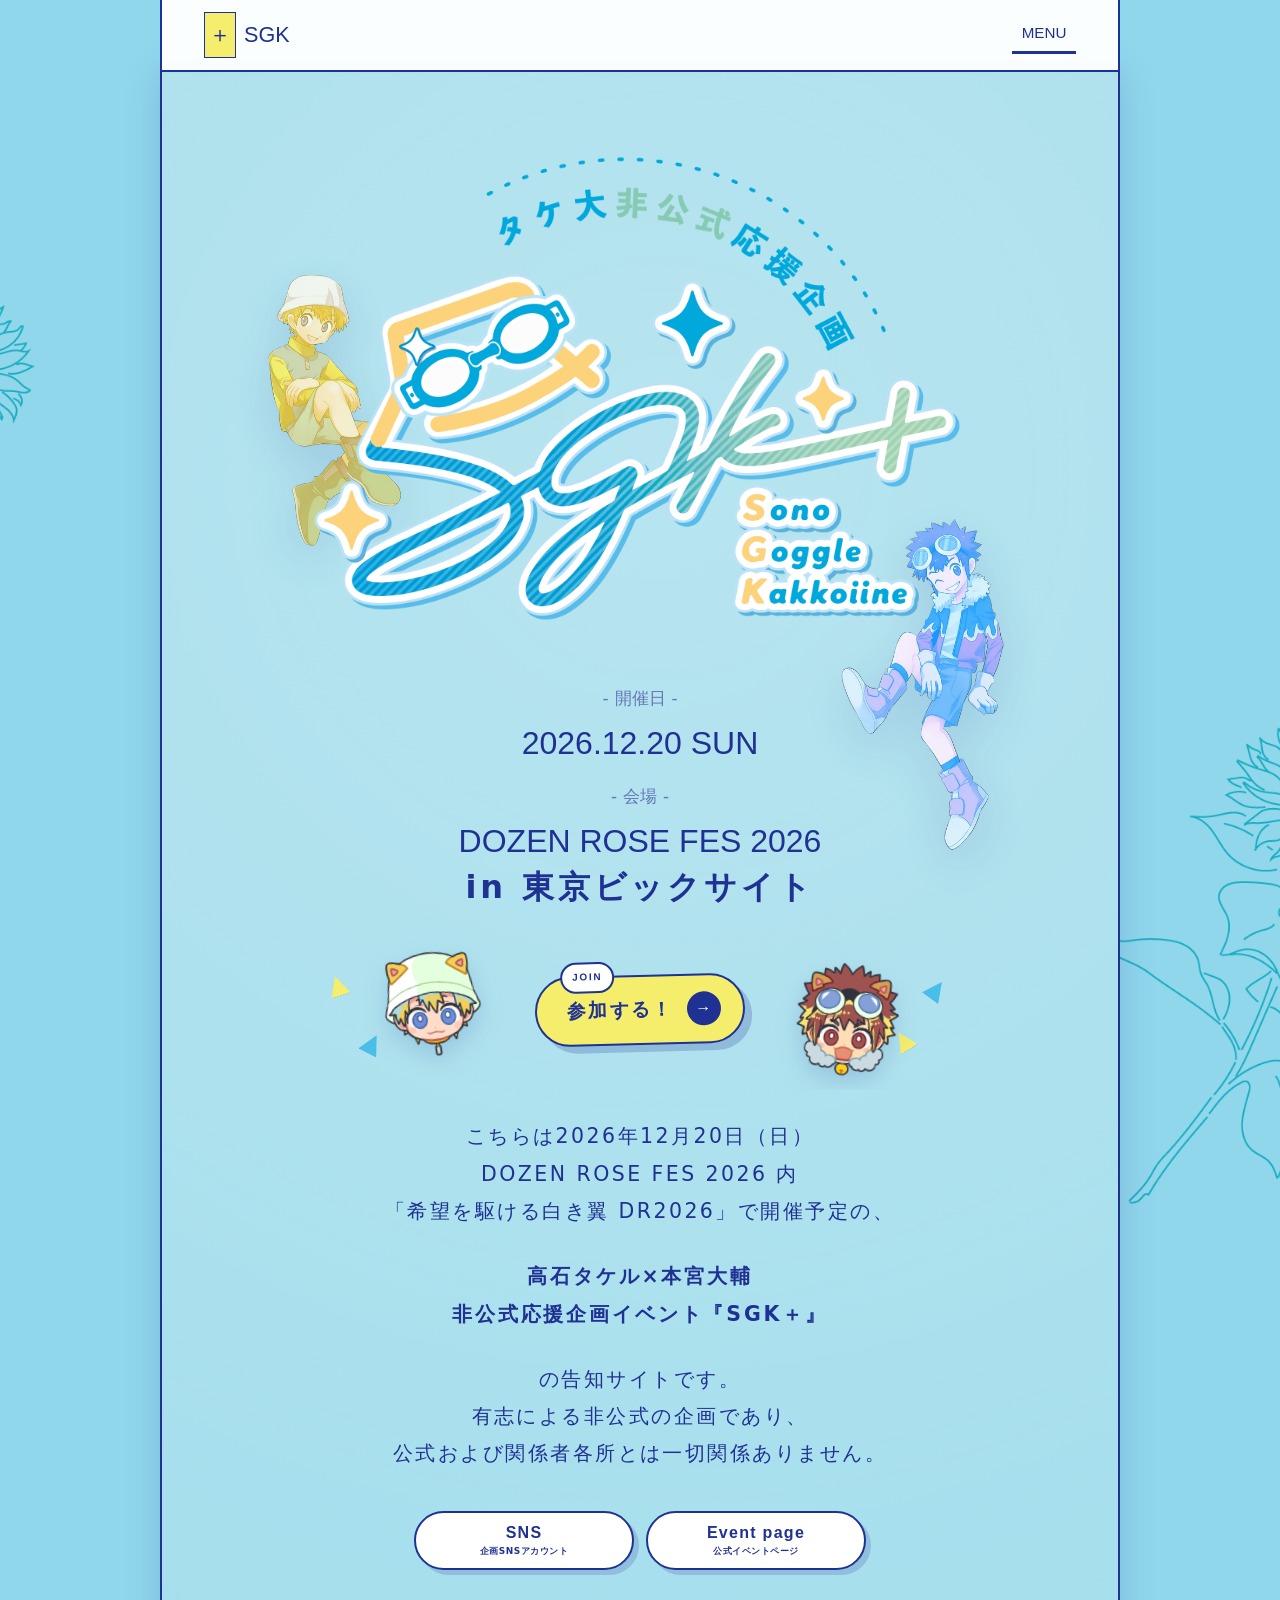
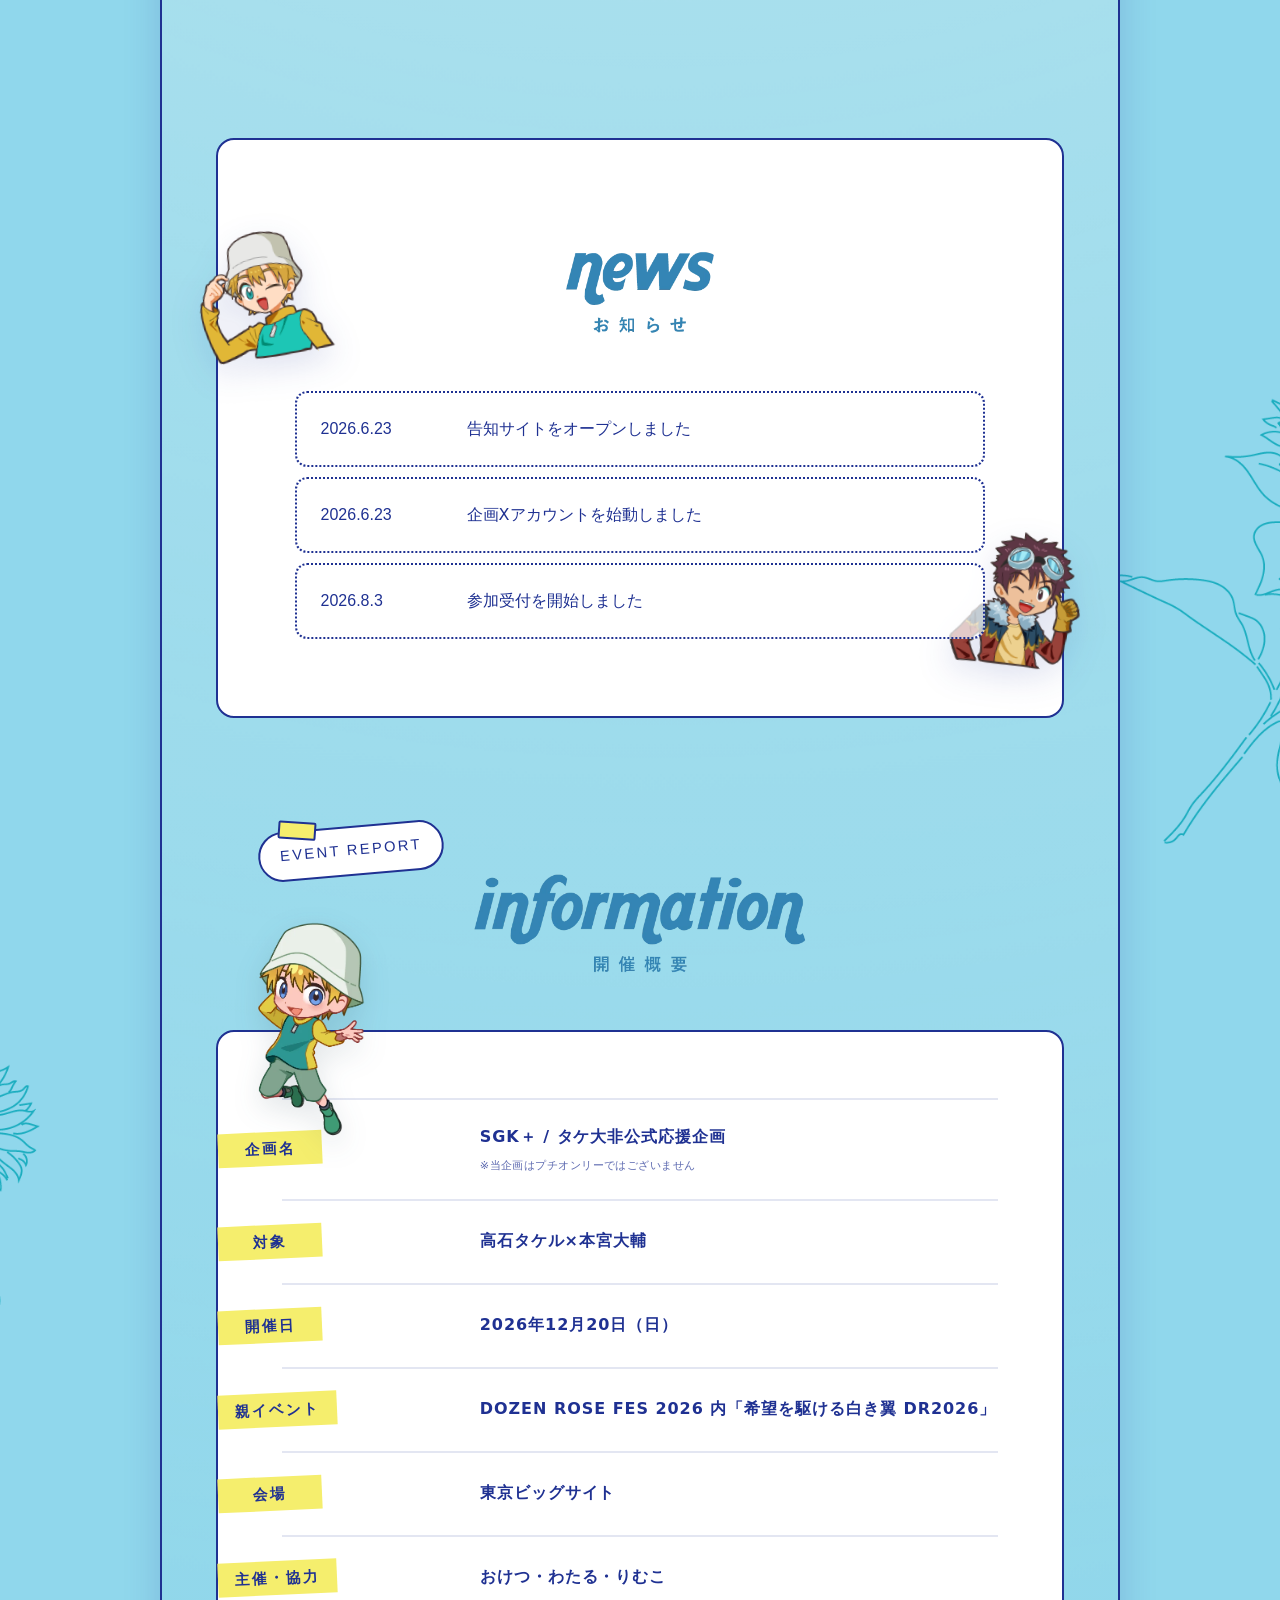
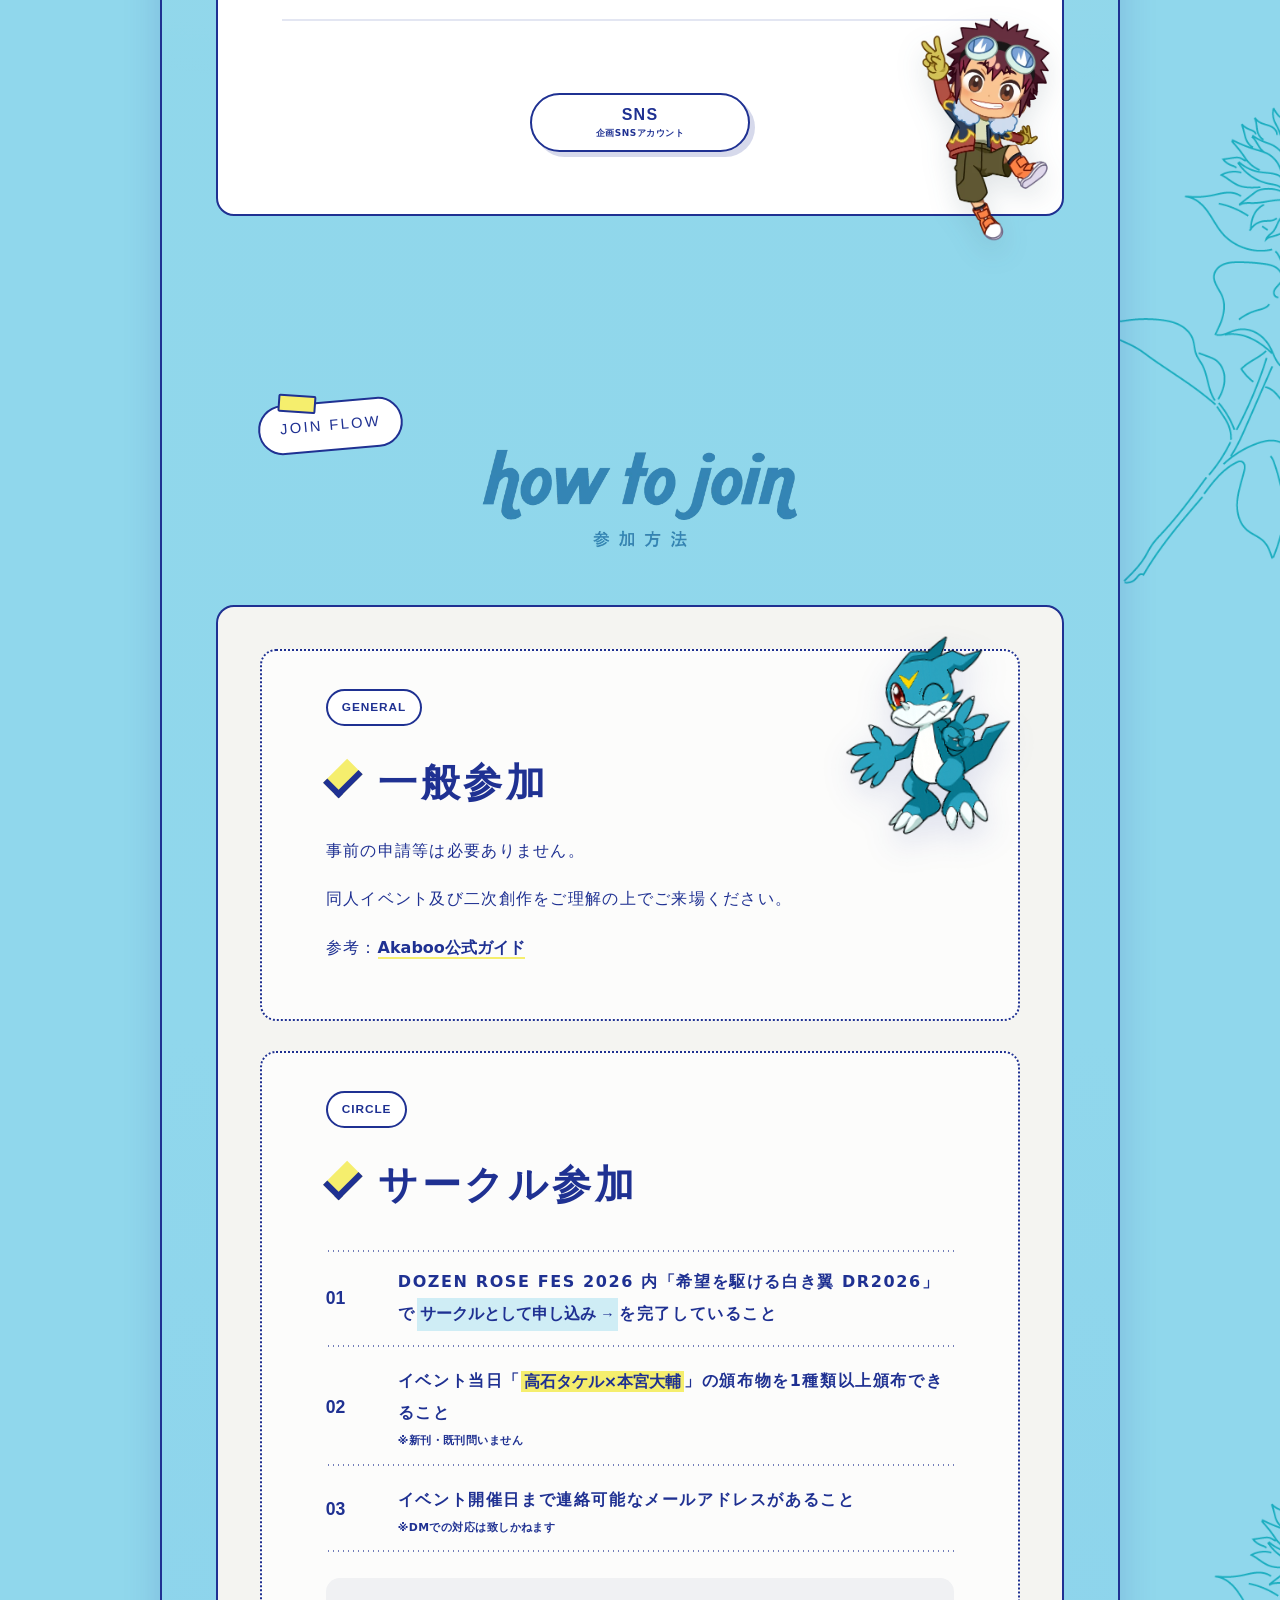
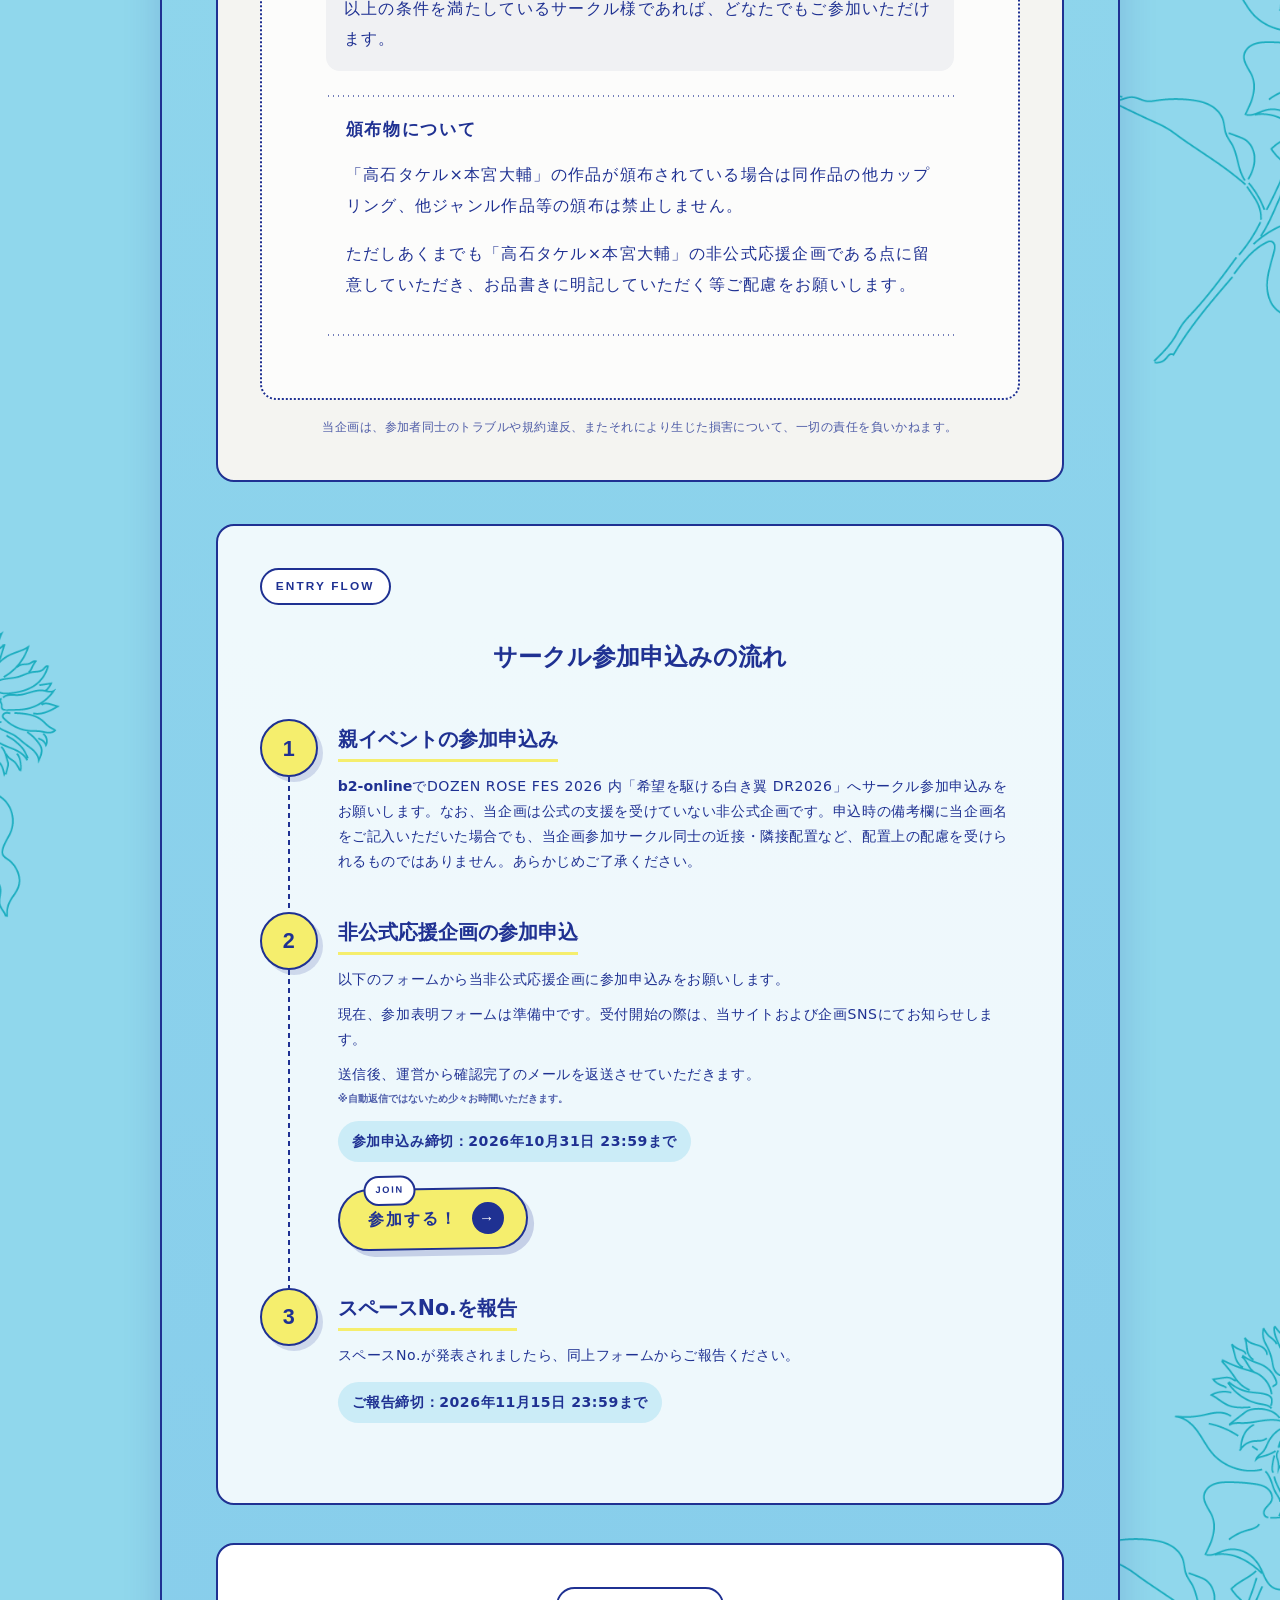
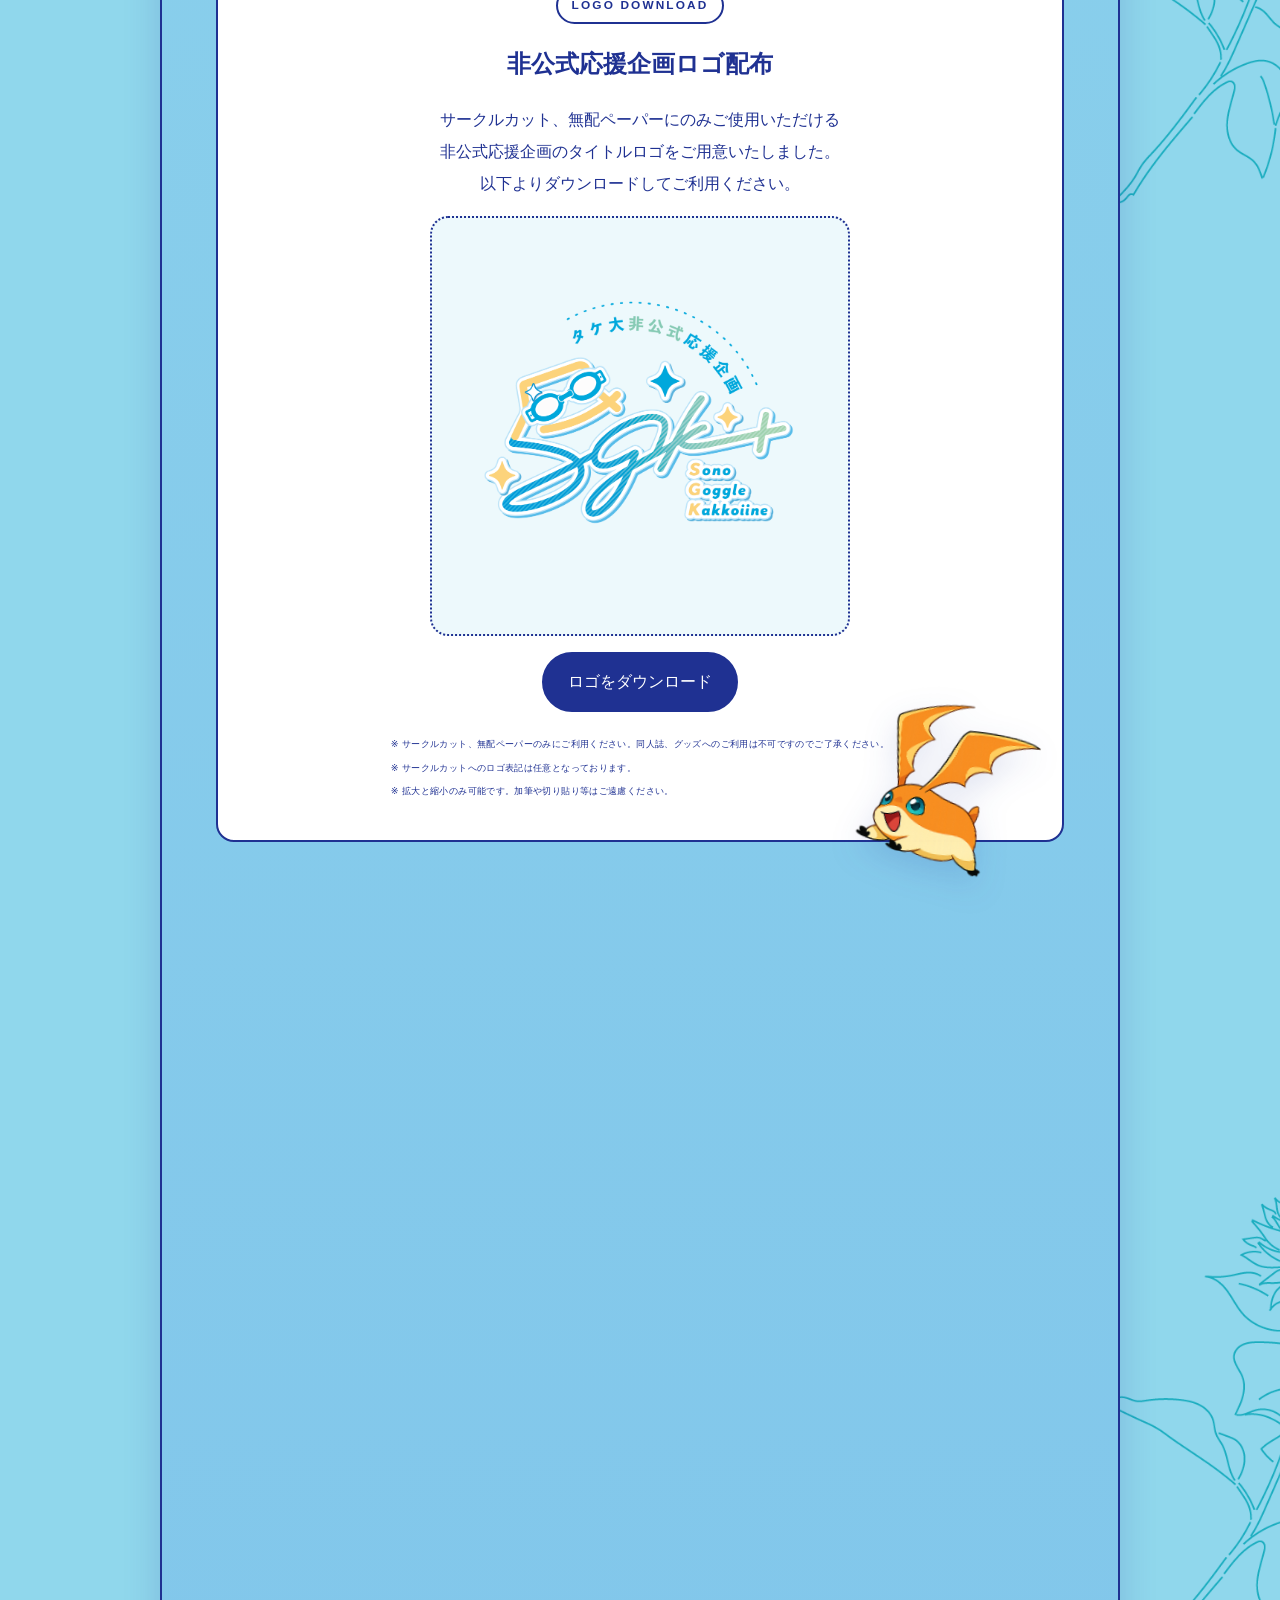
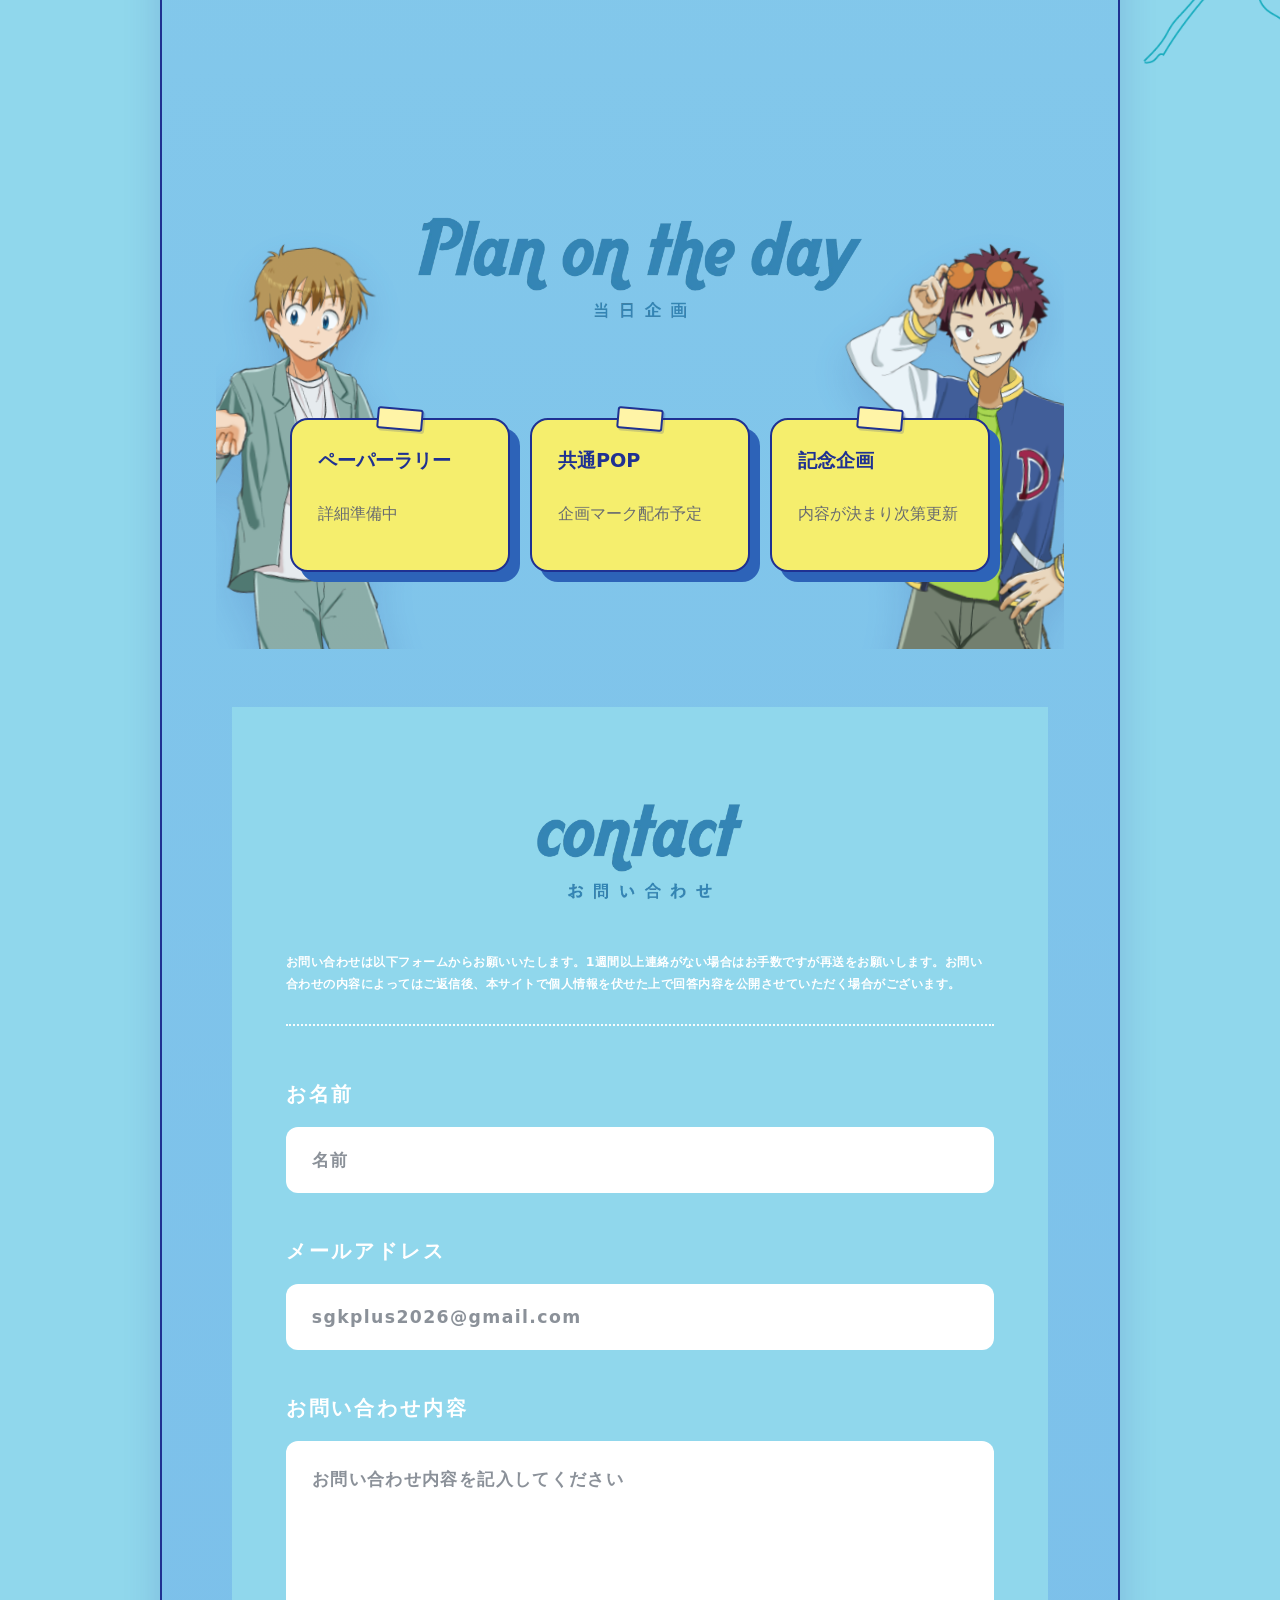
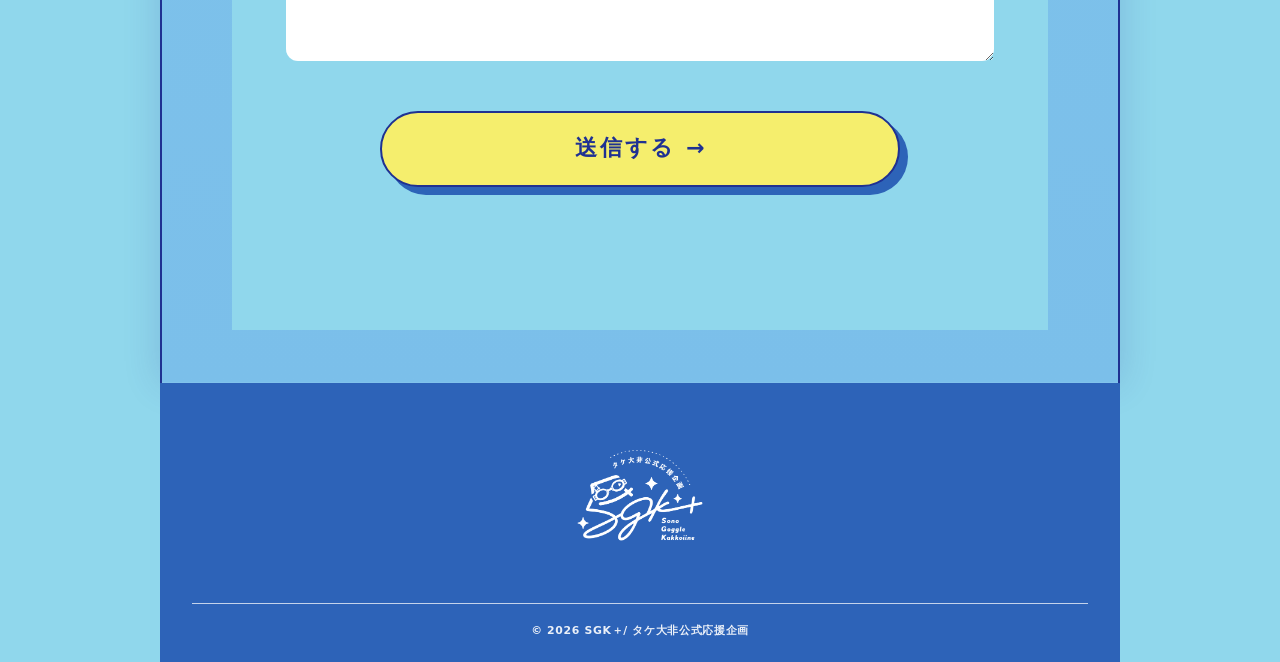
<file: index.html>
<!doctype html>
<html lang="ja">
<head>
  <meta charset="utf-8">
  <meta name="viewport" content="width=device-width, initial-scale=1">
  <title>SGK＋ | タケ大非公式応援企画</title>
  <meta name="description" content="2026年12月20日（日）東京ビッグサイト開催、タケ大非公式応援企画「SGK＋」告知サイト。">
  <link rel="stylesheet" href="assets/css/style.css?v=20260622-53">
</head>
<body>
  <header class="site-header">
    <a class="brand" href="index.html#top" aria-label="SGK＋ トップへ">
      <span class="brand-mark">＋</span><span>SGK</span>
    </a>
    <button class="nav-toggle" type="button" aria-expanded="false" aria-controls="site-nav" aria-label="メニューを開く">
      MENU
    </button>
    <nav class="site-nav" id="site-nav">
      <a href="index.html#top">TOP</a>
      <a href="index.html#about">概要</a>
      <a href="index.html#join">参加方法</a>
      <a href="circles.html">サークル</a>
      <a href="index.html#plans">当日企画</a>
      <a href="index.html#news">お知らせ</a>
      <a href="index.html#contact">問い合わせ</a>
    </nav>
  </header>

  <main>
    <section class="hero" id="top">
      <div class="hero-bg" aria-hidden="true"></div>
      <div class="motion-parts hero-parts" aria-hidden="true">
        <span class="deco deco-ticket parallax" data-speed="0.16">12.20</span>
        <span class="deco deco-plus parallax" data-speed="-0.12">＋</span>
        <span class="deco deco-line parallax" data-speed="0.1"></span>
      </div>
      <img class="hero-character hero-daisuke float-a" src="assets/images/daisuke-standing.webp" alt="本宮大輔">
      <img class="hero-character hero-takeru float-b" src="assets/images/takeru-standing.webp" alt="高石タケル">
      <div class="hero-inner reveal reveal-poster">
        <h1 class="logo-title"><img src="assets/images/sgkpluslogo-hero.png" alt="SGK＋ タケ大非公式応援企画"></h1>
        <div class="hero-event-info">
          <p><span>開催日</span><b>2026.12.20 SUN</b></p>
          <p><span>会場</span><b>DOZEN ROSE FES 2026<br><em>in 東京ビックサイト</em></b></p>
        </div>
        <div class="cta-row">
          <img class="cta-mascot cta-mascot-left" src="assets/images/takeru-wataru.png" alt="" aria-hidden="true">
          <a class="button primary is-disabled" data-registration-cta aria-disabled="true" tabindex="-1">フォーム準備中</a>
          <img class="cta-mascot cta-mascot-right" src="assets/images/daisuke-wataru.png" alt="" aria-hidden="true">
          <span class="cta-triangle tri-a" aria-hidden="true"></span>
          <span class="cta-triangle tri-b" aria-hidden="true"></span>
          <span class="cta-triangle tri-c" aria-hidden="true"></span>
          <span class="cta-triangle tri-d" aria-hidden="true"></span>
        </div>
      </div>
    </section>

    <section class="quick-info" aria-label="開催情報">
      <div class="memo-paper reveal memo-slide">
        <p>
          こちらは2026年12月20日（日）<br>
          DOZEN ROSE FES 2026 内<br>
          「希望を駆ける白き翼 DR2026」で開催予定の、
        </p>
        <p class="memo-main">
          高石タケル×本宮大輔<br>
          非公式応援企画イベント『SGK＋』
        </p>
        <p>
          の告知サイトです。<br>
          有志による非公式の企画であり、<br>
          公式および関係者各所とは一切関係ありません。
        </p>
        <div class="memo-links">
          <a class="memo-link-button" href="https://x.com/SGK_Plus" target="_blank" rel="noopener">
            <span>SNS</span>
            <small>企画SNSアカウント</small>
          </a>
          <a class="memo-link-button" href="https://www.akaboo.jp/event/item/20207756.html">
            <span>Event page</span>
            <small>公式イベントページ</small>
          </a>
        </div>
      </div>
    </section>

    <section class="news-strip section reveal reveal-card" id="news">
      <img class="news-float news-float-left" src="assets/images/takeru-oketsu02.png" alt="" aria-hidden="true">
      <img class="news-float news-float-right" src="assets/images/daisuke-oketsu02.png" alt="" aria-hidden="true">
      <div class="section-head image-head">
        <img src="assets/images/heading-news-user.webp" alt="news お知らせ">
      </div>
      <div class="news-list">
        <a href="#news" class="news-item"><time>2026.6.23</time><span>告知サイトをオープンしました</span></a>
        <a href="https://x.com/SGK_Plus" target="_blank" rel="noopener" class="news-item"><time>2026.6.23</time><span>企画Xアカウントを始動しました</span></a>
        <a href="#news" class="news-item" data-registration-news><time>準備中</time><span>参加表明フォームを公開予定</span></a>
      </div>
    </section>

    <section class="notice-section" id="about">
      <div class="line-object object-label" aria-hidden="true">EVENT REPORT</div>
      <div class="motion-parts section-parts" aria-hidden="true">
        <span class="deco deco-frame parallax" data-speed="0.1"></span>
        <span class="deco deco-small-plus parallax" data-speed="-0.08">＋</span>
      </div>
      <div class="notice-title reveal reveal-title">
        <img src="assets/images/heading-info-user.webp" alt="information 開催概要">
      </div>
      <div class="notice-panel with-sd reveal reveal-card">
        <img class="panel-sd panel-sd-left" src="assets/images/takeru-sd.webp" alt="" aria-hidden="true">
        <dl class="info-list">
          <div><dt>企画名</dt><dd>SGK＋ / タケ大非公式応援企画<small class="info-note">※当企画はプチオンリーではございません</small></dd></div>
          <div><dt>対象</dt><dd>高石タケル×本宮大輔</dd></div>
          <div><dt>開催日</dt><dd>2026年12月20日（日）</dd></div>
          <div><dt>親イベント</dt><dd>DOZEN ROSE FES 2026 内「希望を駆ける白き翼 DR2026」</dd></div>
          <div><dt>会場</dt><dd>東京ビッグサイト</dd></div>
          <div><dt>主催・協力</dt><dd>おけつ・わたる・りむこ</dd></div>
        </dl>
        <div class="info-action">
          <a class="memo-link-button" href="https://x.com/SGK_Plus" target="_blank" rel="noopener">
            <span>SNS</span>
            <small>企画SNSアカウント</small>
          </a>
        </div>
        <img class="panel-sd panel-sd-right" src="assets/images/daisuke-sd.webp" alt="" aria-hidden="true">
      </div>
    </section>

    <section class="notice-section blue" id="join">
      <div class="line-object object-corner" aria-hidden="true">JOIN FLOW</div>
      <div class="motion-parts section-parts join-parts" aria-hidden="true">
        <span class="deco deco-ribbon parallax" data-speed="0.14"></span>
        <span class="deco deco-ticket mini parallax" data-speed="-0.1">JOIN</span>
      </div>
      <div class="notice-title reveal reveal-title">
        <img src="assets/images/heading-join-user.webp" alt="how to join 参加方法">
      </div>
      <img class="join-monster join-monster-left" src="assets/images/vmon-float-v2.png" alt="" aria-hidden="true">
      <img class="join-monster join-monster-right" src="assets/images/patamon-float-v2.png" alt="" aria-hidden="true">
      <div class="join-guide reveal reveal-card">
        <article class="join-box">
          <p class="join-label">GENERAL</p>
          <h2>一般参加</h2>
          <p>事前の申請等は必要ありません。</p>
          <p>同人イベント及び二次創作をご理解の上でご来場ください。</p>
          <p class="reference-link">参考：<a href="https://www.akaboo.jp/guide/item/p0003.html" target="_blank" rel="noopener">Akaboo公式ガイド</a></p>
        </article>
        <article class="join-box">
          <p class="join-label">CIRCLE</p>
          <h2>サークル参加</h2>
          <div class="join-flow-list">
            <div><b>01</b><span>DOZEN ROSE FES 2026 内「希望を駆ける白き翼 DR2026」で<a class="flow-anchor-link" href="#circle-apply-flow">サークルとして申し込み</a>を完了していること</span></div>
            <div><b>02</b><span>イベント当日「<em class="marker-yellow">高石タケル×本宮大輔</em>」の頒布物を1種類以上頒布できること<small>※新刊・既刊問いません</small></span></div>
            <div><b>03</b><span>イベント開催日まで連絡可能なメールアドレスがあること<small>※DMでの対応は致しかねます</small></span></div>
          </div>
          <p class="join-eligible">以上の条件を満たしているサークル様であれば、どなたでもご参加いただけます。</p>
          <div class="join-note">
            <h3>頒布物について</h3>
            <p>「高石タケル×本宮大輔」の作品が頒布されている場合は同作品の他カップリング、他ジャンル作品等の頒布は禁止しません。</p>
            <p>ただしあくまでも「高石タケル×本宮大輔」の非公式応援企画である点に留意していただき、お品書きに明記していただく等ご配慮をお願いします。</p>
          </div>
        </article>
        <p class="join-caution">当企画は、参加者同士のトラブルや規約違反、またそれにより生じた損害について、一切の責任を負いかねます。</p>
      </div>
      <section class="circle-apply-flow reveal reveal-card" id="circle-apply-flow">
        <p class="join-label">ENTRY FLOW</p>
        <h2>サークル参加申込みの流れ</h2>
        <div class="apply-flow-list">
          <article class="apply-flow-step">
            <div class="apply-flow-number">1</div>
            <div class="apply-flow-body">
              <h3>親イベントの参加申込み</h3>
              <p><a class="plain-link" href="https://www.b2-online.jp/event/" target="_blank" rel="noopener">b2-online</a>でDOZEN ROSE FES 2026 内「希望を駆ける白き翼 DR2026」へサークル参加申込みをお願いします。なお、当企画は公式の支援を受けていない非公式企画です。申込時の備考欄に当企画名をご記入いただいた場合でも、当企画参加サークル同士の近接・隣接配置など、配置上の配慮を受けられるものではありません。あらかじめご了承ください。</p>
            </div>
          </article>
          <article class="apply-flow-step">
            <div class="apply-flow-number">2</div>
            <div class="apply-flow-body">
              <h3>非公式応援企画の参加申込</h3>
              <p>以下のフォームから当非公式応援企画に参加申込みをお願いします。</p>
              <p class="flow-status-note">現在、参加表明フォームは準備中です。受付開始の際は、当サイトおよび企画SNSにてお知らせします。</p>
              <p>送信後、運営から確認完了のメールを返送させていただきます。<small>※自動返信ではないため少々お時間いただきます。</small></p>
              <p class="flow-deadline">参加申込み締切：2026年10月31日 23:59まで</p>
              <a class="button flow-join-button is-disabled" data-registration-cta aria-disabled="true" tabindex="-1">フォーム準備中</a>
            </div>
          </article>
          <article class="apply-flow-step">
            <div class="apply-flow-number">3</div>
            <div class="apply-flow-body">
              <h3>スペースNo.を報告</h3>
              <p>スペースNo.が発表されましたら、同上フォームからご報告ください。</p>
              <p class="flow-deadline">ご報告締切：2026年11月15日 23:59まで</p>
            </div>
          </article>
        </div>
      </section>
      <section class="logo-download reveal reveal-card">
        <p class="join-label">LOGO DOWNLOAD</p>
        <h2>非公式応援企画ロゴ配布</h2>
        <p>サークルカット、無配ペーパーにのみご使用いただける<br>非公式応援企画のタイトルロゴをご用意いたしました。<br>以下よりダウンロードしてご利用ください。</p>
        <div class="logo-download-preview">
          <img src="assets/images/sgkpluslogo-official.png" alt="SGK＋ ロゴ">
        </div>
        <a class="button primary" href="assets/downloads/sgk_Plus_logo.zip" download>ロゴをダウンロード</a>
        <ul class="logo-rules">
          <li>サークルカット、無配ペーパーのみにご利用ください。同人誌、グッズへのご利用は不可ですのでご了承ください。</li>
          <li>サークルカットへのロゴ表記は任意となっております。</li>
          <li>拡大と縮小のみ可能です。加筆や切り貼り等はご遠慮ください。</li>
        </ul>
      </section>
    </section>

    <section class="notice-section yellow" id="circle-list">
      <div class="notice-title reveal reveal-title">
        <img src="assets/images/heading-circle-user.webp" alt="circle list サークル一覧">
      </div>
      <div class="circle-preview reveal reveal-card">
        <div class="circle-row">
          <span class="circle-space">SP No.</span>
          <span class="circle-name">サークル名</span>
          <span class="circle-owner">参加者名</span>
          <span class="circle-type">頒布内容</span>
        </div>
        <a class="circle-row is-sample" href="circles.html">
          <span class="circle-space" data-label="SP No.">A-00</span>
          <span class="circle-name" data-label="サークル名">coming soon</span>
          <span class="circle-owner" data-label="参加者名">受付開始後に公開</span>
          <span class="circle-type" data-label="頒布内容">漫画 / 小説</span>
        </a>
        <a class="circle-row is-sample" href="circles.html">
          <span class="circle-space" data-label="SP No.">A-00</span>
          <span class="circle-name" data-label="サークル名">coming soon</span>
          <span class="circle-owner" data-label="参加者名">スペース発表後に更新</span>
          <span class="circle-type" data-label="頒布内容">SNS・サンプル導線</span>
        </a>
        <div class="circle-preview-footer">
          <p>参加サークル一覧は、募集開始後に順次公開予定です。</p>
          <a class="button secondary circle-detail-button" href="circles.html"><span>サークル詳細ページへ</span><small>参加情報・サークルカットはこちら</small></a>
        </div>
      </div>
    </section>

    <section class="notice-section" id="plans">
      <div class="notice-title reveal reveal-title">
        <img src="assets/images/heading-plan-user.webp" alt="Plan on the day 当日企画">
      </div>
      <img class="plan-character plan-character-left" src="assets/images/takeru-oketsu.png" alt="" aria-hidden="true">
      <img class="plan-character plan-character-right" src="assets/images/daisuke-oketsu.png" alt="" aria-hidden="true">
      <div class="guide-links">
        <a class="guide-card reveal reveal-pop" href="#plans"><b>ペーパーラリー</b><span>詳細準備中</span></a>
        <a class="guide-card reveal reveal-pop" href="#plans"><b>共通POP</b><span>企画マーク配布予定</span></a>
        <a class="guide-card reveal reveal-pop" href="#plans"><b>記念企画</b><span>内容が決まり次第更新</span></a>
      </div>
    </section>

    <section class="x-area contact-form-section reveal reveal-card" id="contact">
      <div class="contact-inner">
        <div class="contact-heading">
          <img src="assets/images/heading-contact-user.webp" alt="contact">
        </div>
        <div class="contact-lead">
          <p>お問い合わせは以下フォームからお願いいたします。1週間以上連絡がない場合はお手数ですが再送をお願いします。お問い合わせの内容によってはご返信後、本サイトで個人情報を伏せた上で回答内容を公開させていただく場合がございます。</p>
        </div>
        <form class="contact-form" action="https://formspree.io/f/mnjekrnl" method="post">
          <input type="hidden" name="_subject" value="SGK＋ サイトお問い合わせ">
          <label>
            <span>お名前</span>
            <input type="text" name="name" placeholder="名前" required>
          </label>
          <label>
            <span>メールアドレス</span>
            <input type="email" name="email" placeholder="sgkplus2026@gmail.com" required>
          </label>
          <label>
            <span>お問い合わせ内容</span>
            <textarea name="message" placeholder="お問い合わせ内容を記入してください" required></textarea>
          </label>
          <button type="submit">送信する <span aria-hidden="true">→</span></button>
          <p class="contact-form-status" aria-live="polite"></p>
        </form>
      </div>
    </section>
  </main>

  <footer class="site-footer">
    <img class="footer-logo" src="assets/images/sgkpluslogo-shiro-official.png" alt="SGK＋">
    <p class="footer-copy">© 2026 SGK＋/ タケ大非公式応援企画</p>
  </footer>

  <script src="assets/js/main.js?v=20260802-2"></script>
</body>
</html>
</file>
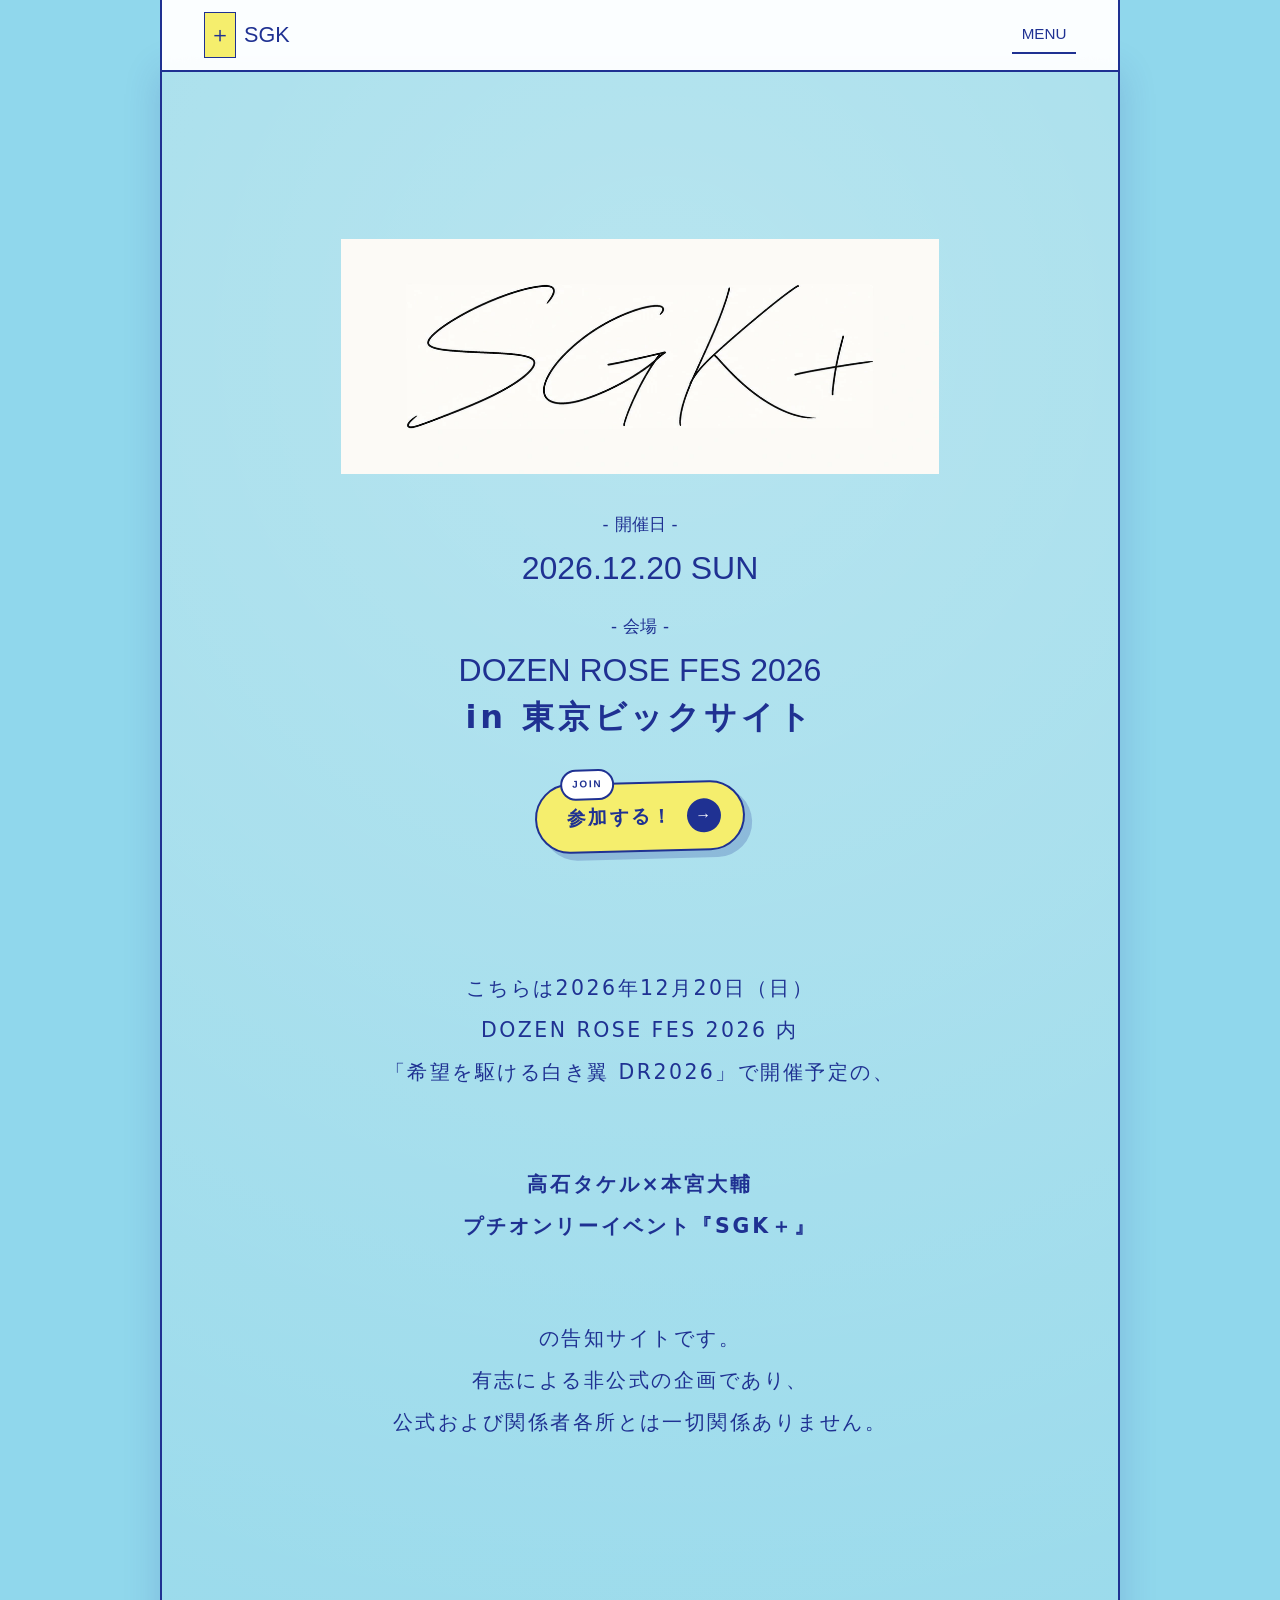
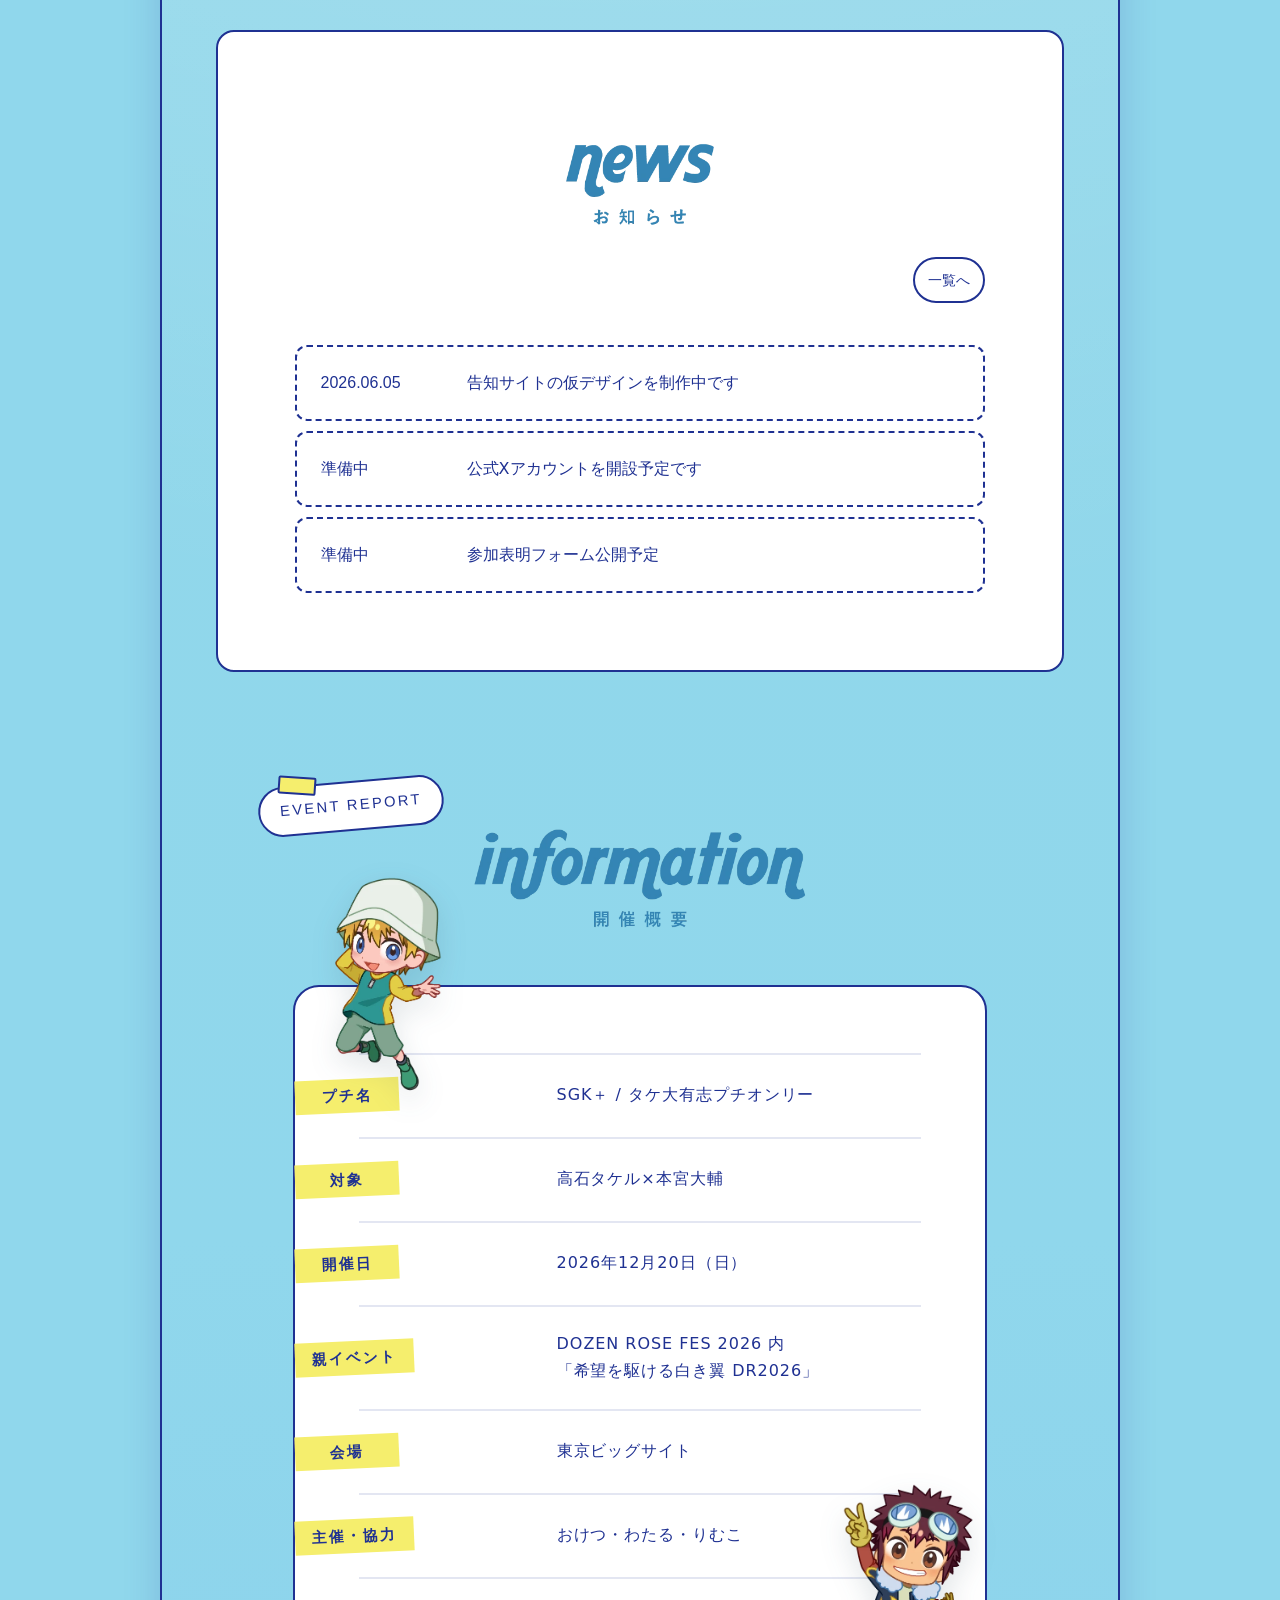
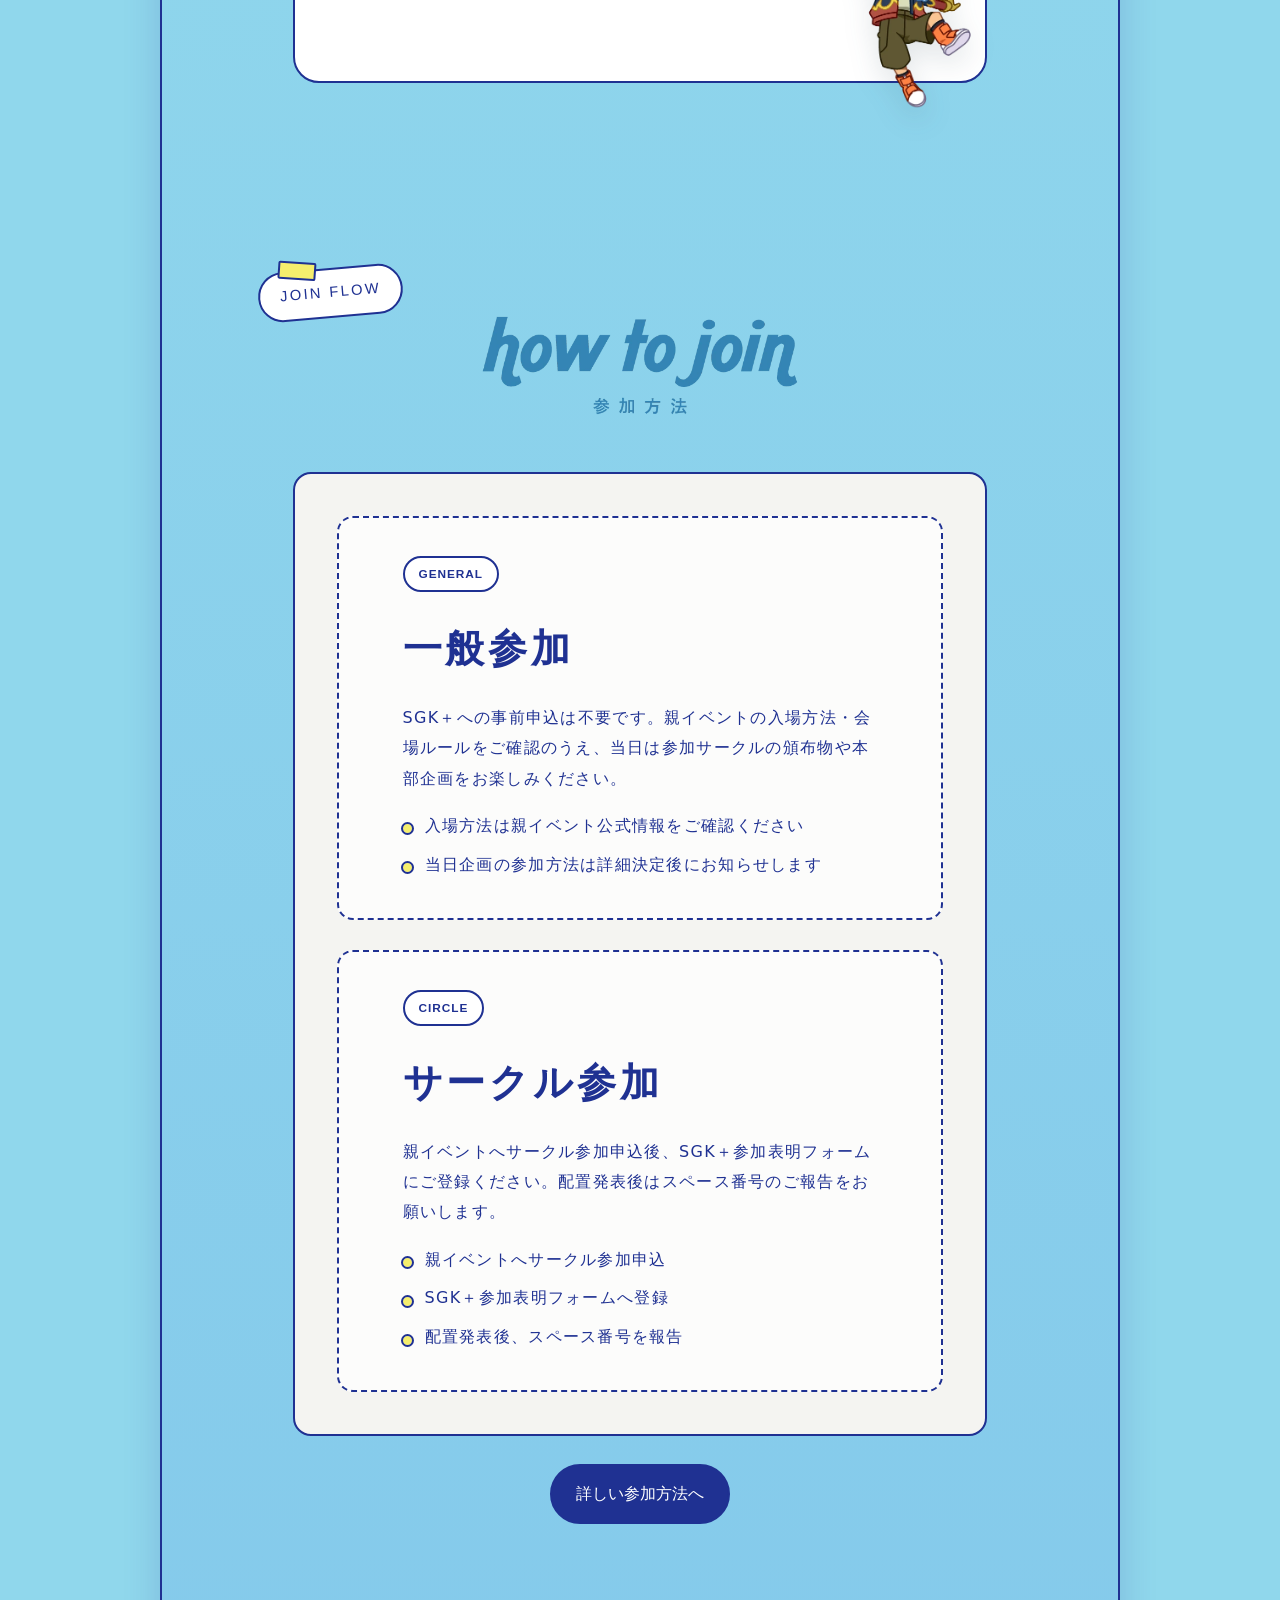
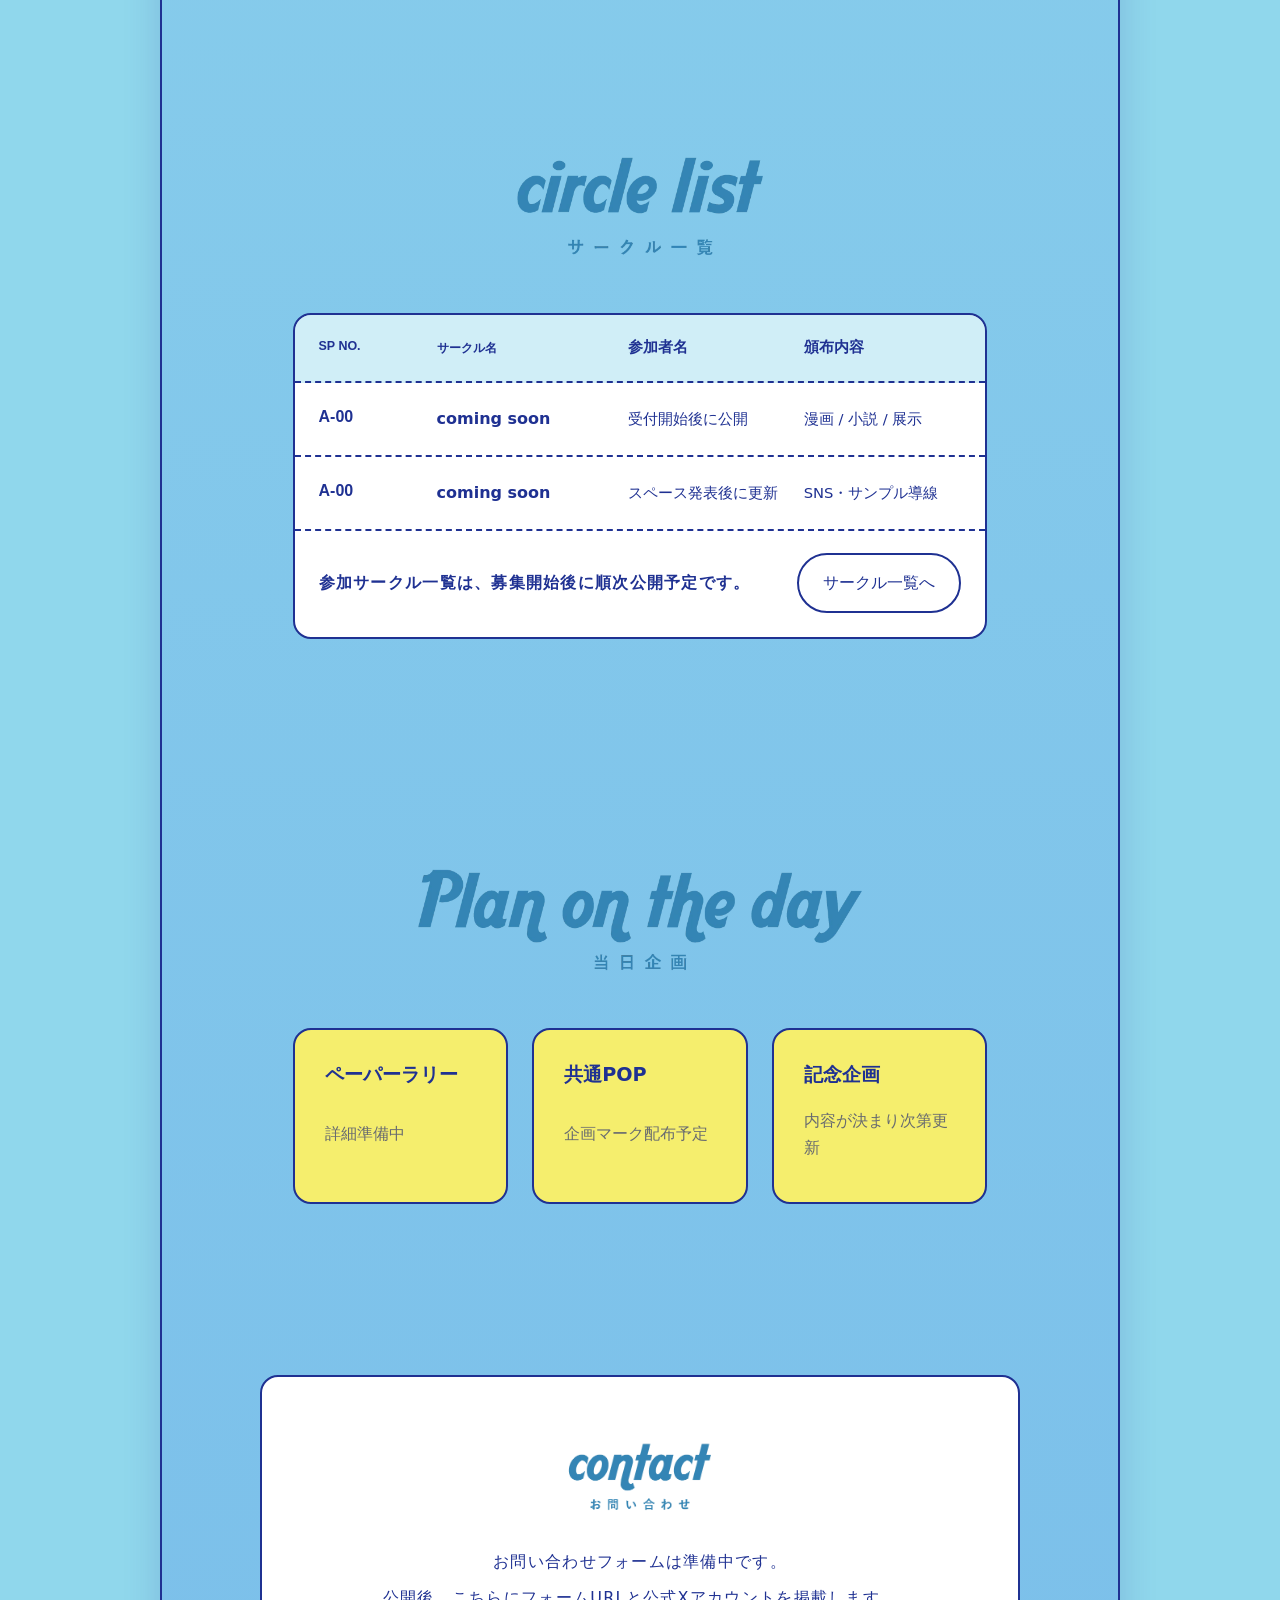
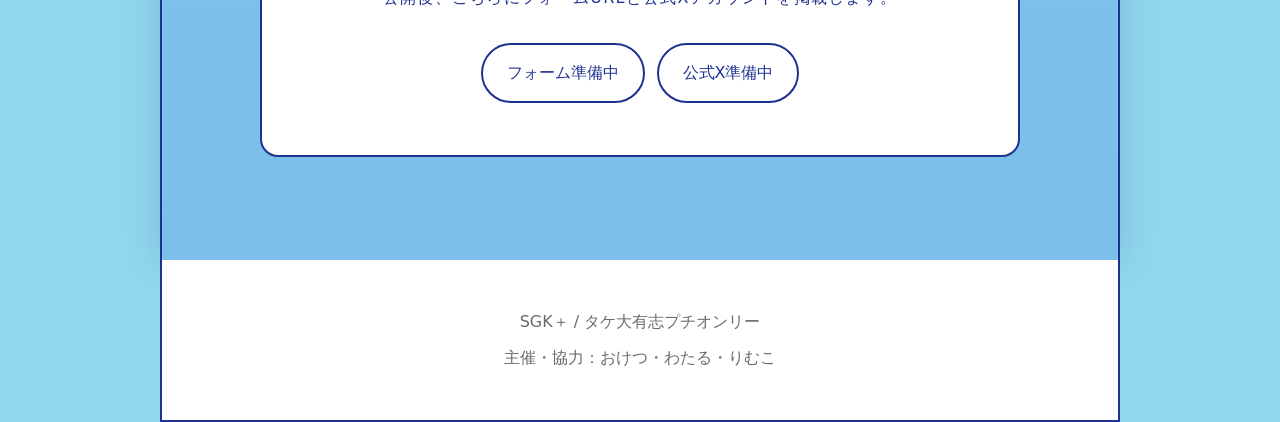
<file: sgk-plus-site/index.html>
<!doctype html>
<html lang="ja">
<head>
  <meta charset="utf-8">
  <meta name="viewport" content="width=device-width, initial-scale=1">
  <title>SGK＋ | タケ大有志プチオンリー</title>
  <meta name="description" content="2026年12月20日（日）東京ビッグサイト開催、タケ大有志プチオンリー「SGK＋」告知サイト。">
  <link rel="stylesheet" href="assets/css/style.css">
</head>
<body>
  <header class="site-header">
    <a class="brand" href="index.html" aria-label="SGK＋ トップへ">
      <span class="brand-mark">＋</span><span>SGK</span>
    </a>
    <button class="nav-toggle" type="button" aria-expanded="false" aria-controls="site-nav" aria-label="メニューを開く">
      MENU
    </button>
    <nav class="site-nav" id="site-nav">
      <a href="about.html">概要</a>
      <a href="join.html">参加方法</a>
      <a href="circles.html">サークル</a>
      <a href="plans.html">当日企画</a>
      <a href="news.html">お知らせ</a>
      <a href="contact.html">問い合わせ</a>
    </nav>
  </header>

  <main>
    <section class="hero">
      <div class="hero-bg" aria-hidden="true"></div>
      <div class="motion-parts hero-parts" aria-hidden="true">
        <span class="deco deco-ticket parallax" data-speed="0.16">12.20</span>
        <span class="deco deco-plus parallax" data-speed="-0.12">＋</span>
        <span class="deco deco-line parallax" data-speed="0.1"></span>
      </div>
      <img class="hero-character hero-daisuke float-a" src="assets/images/daisuke-standing.webp" alt="本宮大輔">
      <img class="hero-character hero-takeru float-b" src="assets/images/takeru-standing.webp" alt="高石タケル">
      <div class="hero-inner reveal reveal-poster">
        <h1 class="logo-title"><img src="assets/images/sgk-logo-hand.webp" alt="SGK＋"></h1>
        <div class="hero-event-info">
          <p><span>開催日</span><b>2026.12.20 SUN</b></p>
          <p><span>会場</span><b>DOZEN ROSE FES 2026<br><em>in 東京ビックサイト</em></b></p>
        </div>
        <div class="cta-row">
          <a class="button primary" href="join.html">参加する！</a>
        </div>
      </div>
    </section>

    <section class="quick-info" aria-label="開催情報">
      <div class="memo-paper reveal memo-slide">
        <p>
          こちらは2026年12月20日（日）<br>
          DOZEN ROSE FES 2026 内<br>
          「希望を駆ける白き翼 DR2026」で開催予定の、
        </p>
        <p class="memo-main">
          高石タケル×本宮大輔<br>
          プチオンリーイベント『SGK＋』
        </p>
        <p>
          の告知サイトです。<br>
          有志による非公式の企画であり、<br>
          公式および関係者各所とは一切関係ありません。
        </p>
      </div>
    </section>

    <section class="news-strip section reveal reveal-card">
      <div class="section-head image-head">
        <img src="assets/images/heading-news-user.webp" alt="news お知らせ">
        <a class="button small" href="news.html">一覧へ</a>
      </div>
      <div class="news-list">
        <a href="news.html" class="news-item"><time>2026.06.05</time><span>告知サイトの仮デザインを制作中です</span></a>
        <a href="news.html" class="news-item"><time>準備中</time><span>公式Xアカウントを開設予定です</span></a>
        <a href="news.html" class="news-item"><time>準備中</time><span>参加表明フォーム公開予定</span></a>
      </div>
    </section>

    <section class="notice-section">
      <div class="line-object object-label" aria-hidden="true">EVENT REPORT</div>
      <div class="motion-parts section-parts" aria-hidden="true">
        <span class="deco deco-frame parallax" data-speed="0.1"></span>
        <span class="deco deco-small-plus parallax" data-speed="-0.08">＋</span>
      </div>
      <div class="notice-title reveal reveal-title">
        <img src="assets/images/heading-info-user.webp" alt="information 開催概要">
      </div>
      <div class="notice-panel with-sd reveal reveal-card">
        <img class="panel-sd panel-sd-left" src="assets/images/takeru-sd.webp" alt="" aria-hidden="true">
        <dl class="info-list">
          <div><dt>プチ名</dt><dd>SGK＋ / タケ大有志プチオンリー</dd></div>
          <div><dt>対象</dt><dd>高石タケル×本宮大輔</dd></div>
          <div><dt>開催日</dt><dd>2026年12月20日（日）</dd></div>
          <div><dt>親イベント</dt><dd>DOZEN ROSE FES 2026 内「希望を駆ける白き翼 DR2026」</dd></div>
          <div><dt>会場</dt><dd>東京ビッグサイト</dd></div>
          <div><dt>主催・協力</dt><dd>おけつ・わたる・りむこ</dd></div>
        </dl>
        <img class="panel-sd panel-sd-right" src="assets/images/daisuke-sd.webp" alt="" aria-hidden="true">
      </div>
    </section>

    <section class="notice-section blue">
      <div class="line-object object-corner" aria-hidden="true">JOIN FLOW</div>
      <div class="motion-parts section-parts join-parts" aria-hidden="true">
        <span class="deco deco-ribbon parallax" data-speed="0.14"></span>
        <span class="deco deco-ticket mini parallax" data-speed="-0.1">JOIN</span>
      </div>
      <div class="notice-title reveal reveal-title">
        <img src="assets/images/heading-join-user.webp" alt="how to join 参加方法">
      </div>
      <div class="join-guide reveal reveal-card">
        <article class="join-box">
          <p class="join-label">GENERAL</p>
          <h3>一般参加</h3>
          <p>SGK＋への事前申込は不要です。親イベントの入場方法・会場ルールをご確認のうえ、当日は参加サークルの頒布物や本部企画をお楽しみください。</p>
          <ul>
            <li>入場方法は親イベント公式情報をご確認ください</li>
            <li>当日企画の参加方法は詳細決定後にお知らせします</li>
          </ul>
        </article>
        <article class="join-box">
          <p class="join-label">CIRCLE</p>
          <h3>サークル参加</h3>
          <p>親イベントへサークル参加申込後、SGK＋参加表明フォームにご登録ください。配置発表後はスペース番号のご報告をお願いします。</p>
          <ol>
            <li>親イベントへサークル参加申込</li>
            <li>SGK＋参加表明フォームへ登録</li>
            <li>配置発表後、スペース番号を報告</li>
          </ol>
        </article>
      </div>
      <div class="center-cta reveal"><a class="button primary" href="join.html">詳しい参加方法へ</a></div>
    </section>

    <section class="notice-section yellow">
      <div class="notice-title reveal reveal-title">
        <img src="assets/images/heading-circle-user.webp" alt="circle list サークル一覧">
      </div>
      <div class="circle-preview reveal reveal-card">
        <div class="circle-row">
          <span class="circle-space">SP No.</span>
          <span class="circle-name">サークル名</span>
          <span class="circle-owner">参加者名</span>
          <span class="circle-type">頒布内容</span>
        </div>
        <a class="circle-row is-sample" href="circles.html">
          <span class="circle-space">A-00</span>
          <span class="circle-name">coming soon</span>
          <span class="circle-owner">受付開始後に公開</span>
          <span class="circle-type">漫画 / 小説 / 展示</span>
        </a>
        <a class="circle-row is-sample" href="circles.html">
          <span class="circle-space">A-00</span>
          <span class="circle-name">coming soon</span>
          <span class="circle-owner">スペース発表後に更新</span>
          <span class="circle-type">SNS・サンプル導線</span>
        </a>
        <div class="circle-preview-footer">
          <p>参加サークル一覧は、募集開始後に順次公開予定です。</p>
          <a class="button secondary" href="circles.html">サークル一覧へ</a>
        </div>
      </div>
    </section>

    <section class="notice-section">
      <div class="notice-title reveal reveal-title">
        <img src="assets/images/heading-plan-user.webp" alt="Plan on the day 当日企画">
      </div>
      <div class="guide-links">
        <a class="guide-card reveal reveal-pop" href="plans.html"><b>ペーパーラリー</b><span>詳細準備中</span></a>
        <a class="guide-card reveal reveal-pop" href="plans.html"><b>共通POP</b><span>企画マーク配布予定</span></a>
        <a class="guide-card reveal reveal-pop" href="plans.html"><b>記念企画</b><span>内容が決まり次第更新</span></a>
      </div>
    </section>

    <section class="x-area section reveal reveal-card" id="x">
      <div>
        <div class="notice-title contact-title">
          <img src="assets/images/heading-contact-user.webp" alt="contact お問い合わせ">
        </div>
        <p>お問い合わせフォームは準備中です。</p>
        <p>公開後、こちらにフォームURLと公式Xアカウントを掲載します。</p>
        <div class="contact-actions">
          <a class="button secondary" href="#" aria-disabled="true">フォーム準備中</a>
          <a class="button secondary" href="#" aria-disabled="true">公式X準備中</a>
        </div>
      </div>
    </section>
  </main>

  <footer class="site-footer">
    <p>SGK＋ / タケ大有志プチオンリー</p>
    <p>主催・協力：おけつ・わたる・りむこ</p>
  </footer>

  <script src="assets/js/main.js"></script>
</body>
</html>
</file>
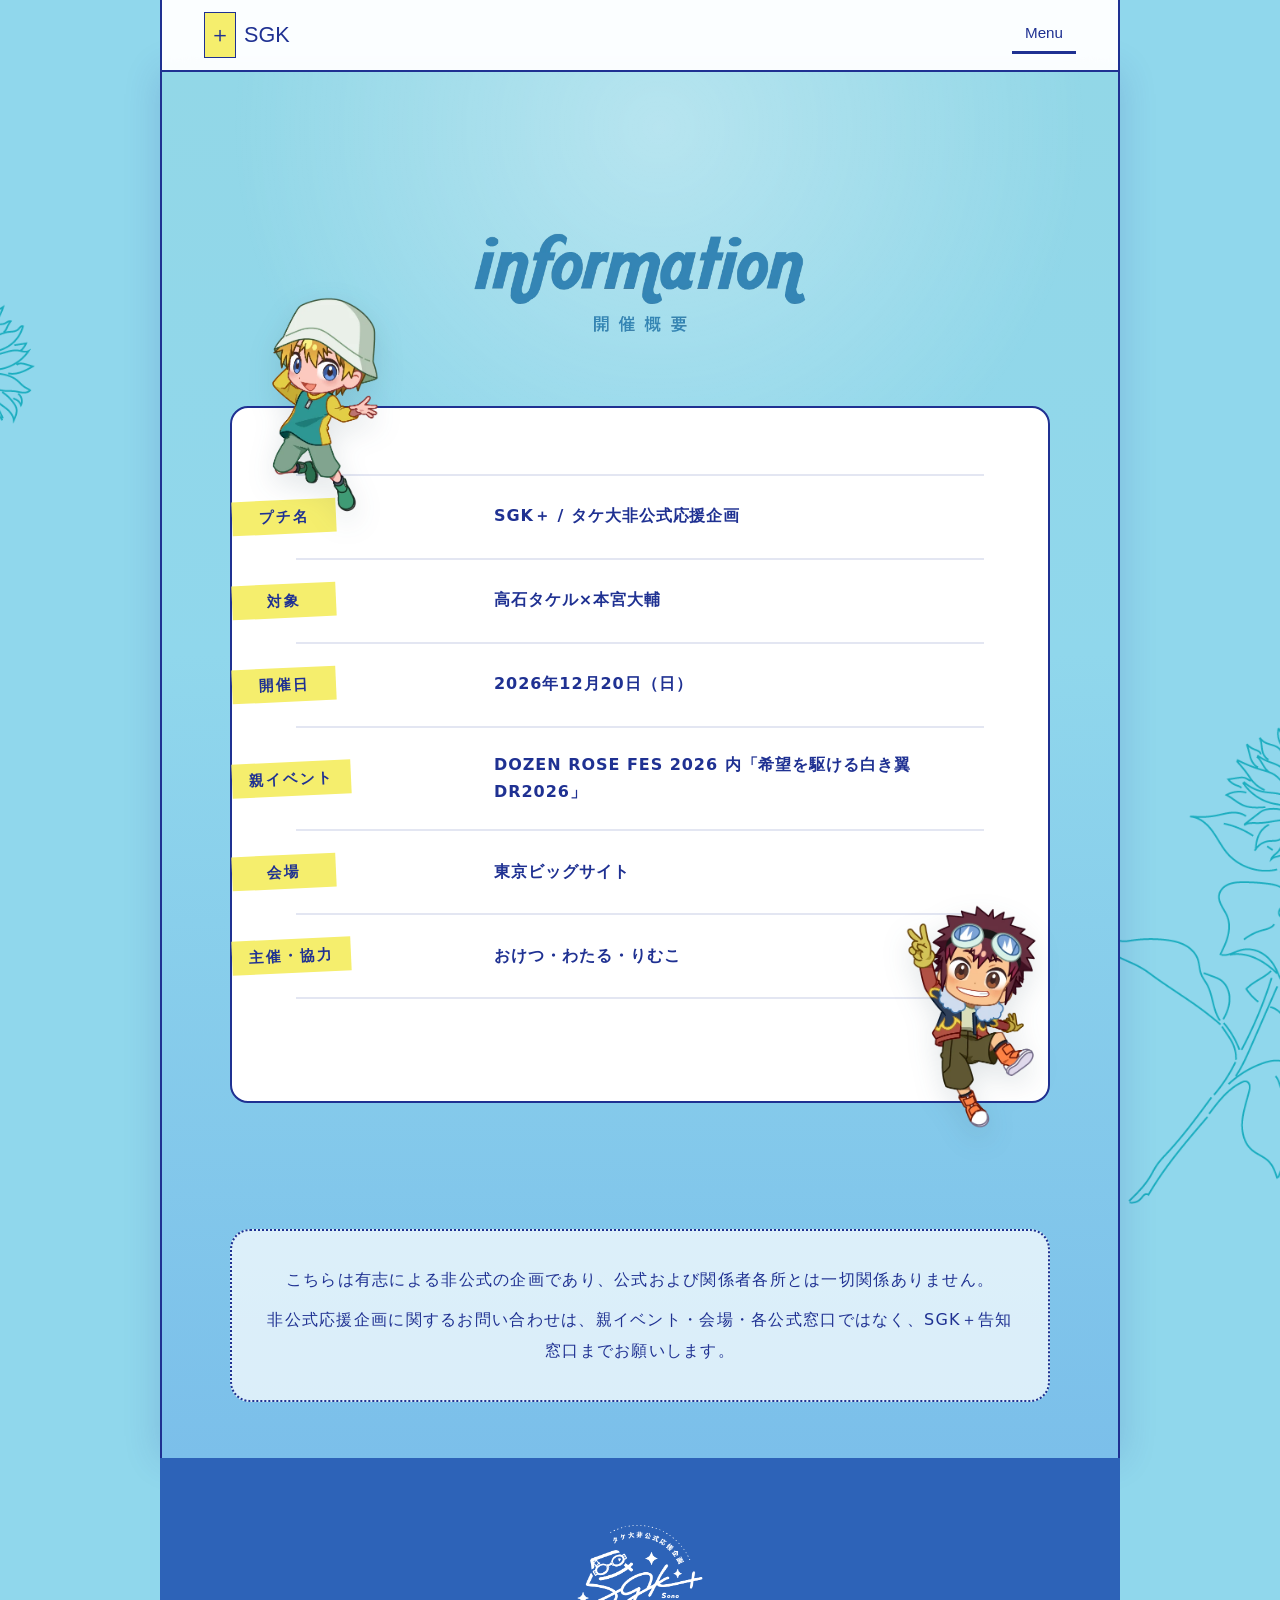
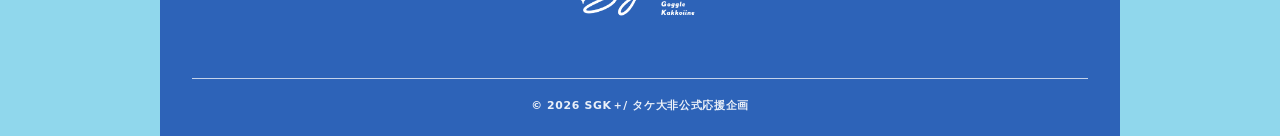
<file: about.html>
<!doctype html>
<html lang="ja">
<head>
  <meta charset="utf-8">
  <meta name="viewport" content="width=device-width, initial-scale=1">
  <title>イベント概要 | SGK＋</title>
  <link rel="stylesheet" href="assets/css/style.css">
</head>
<body>
  <header class="site-header">
    <a class="brand" href="index.html"><span class="brand-mark">＋</span><span>SGK</span></a>
    <button class="nav-toggle" type="button" aria-expanded="false" aria-controls="site-nav">Menu</button>
    <nav class="site-nav" id="site-nav">
      <a href="index.html">TOP</a>
      <a href="about.html">概要</a><a href="join.html">参加方法</a><a href="circles.html">サークル</a><a href="plans.html">当日企画</a><a href="news.html">お知らせ</a><a href="contact.html">問い合わせ</a>
    </nav>
  </header>
  <main class="subpage about-page">
    <section class="notice-section">
      <div class="notice-title reveal reveal-title">
        <img src="assets/images/heading-info-user.webp" alt="information 開催概要">
      </div>
      <div class="notice-panel with-sd about-info-panel reveal reveal-card">
        <img class="panel-sd panel-sd-left" src="assets/images/takeru-sd.webp" alt="" aria-hidden="true">
        <dl class="info-list">
          <div><dt>プチ名</dt><dd>SGK＋ / タケ大非公式応援企画</dd></div>
          <div><dt>対象</dt><dd>高石タケル×本宮大輔</dd></div>
          <div><dt>開催日</dt><dd>2026年12月20日（日）</dd></div>
          <div><dt>親イベント</dt><dd>DOZEN ROSE FES 2026 内「希望を駆ける白き翼 DR2026」</dd></div>
          <div><dt>会場</dt><dd>東京ビッグサイト</dd></div>
          <div><dt>主催・協力</dt><dd>おけつ・わたる・りむこ</dd></div>
        </dl>
        <img class="panel-sd panel-sd-right" src="assets/images/daisuke-sd.webp" alt="" aria-hidden="true">
      </div>
    </section>
    <section class="about-note reveal">
      <p>こちらは有志による非公式の企画であり、公式および関係者各所とは一切関係ありません。</p>
      <p>非公式応援企画に関するお問い合わせは、親イベント・会場・各公式窓口ではなく、SGK＋告知窓口までお願いします。</p>
    </section>
  </main>
  <footer class="site-footer">
    <img class="footer-logo" src="assets/images/sgkpluslogo-shiro-official.png" alt="SGK＋">
    <p class="footer-copy">© 2026 SGK＋/ タケ大非公式応援企画</p>
  </footer>
  <script src="assets/js/main.js"></script>
</body>
</html>
</file>
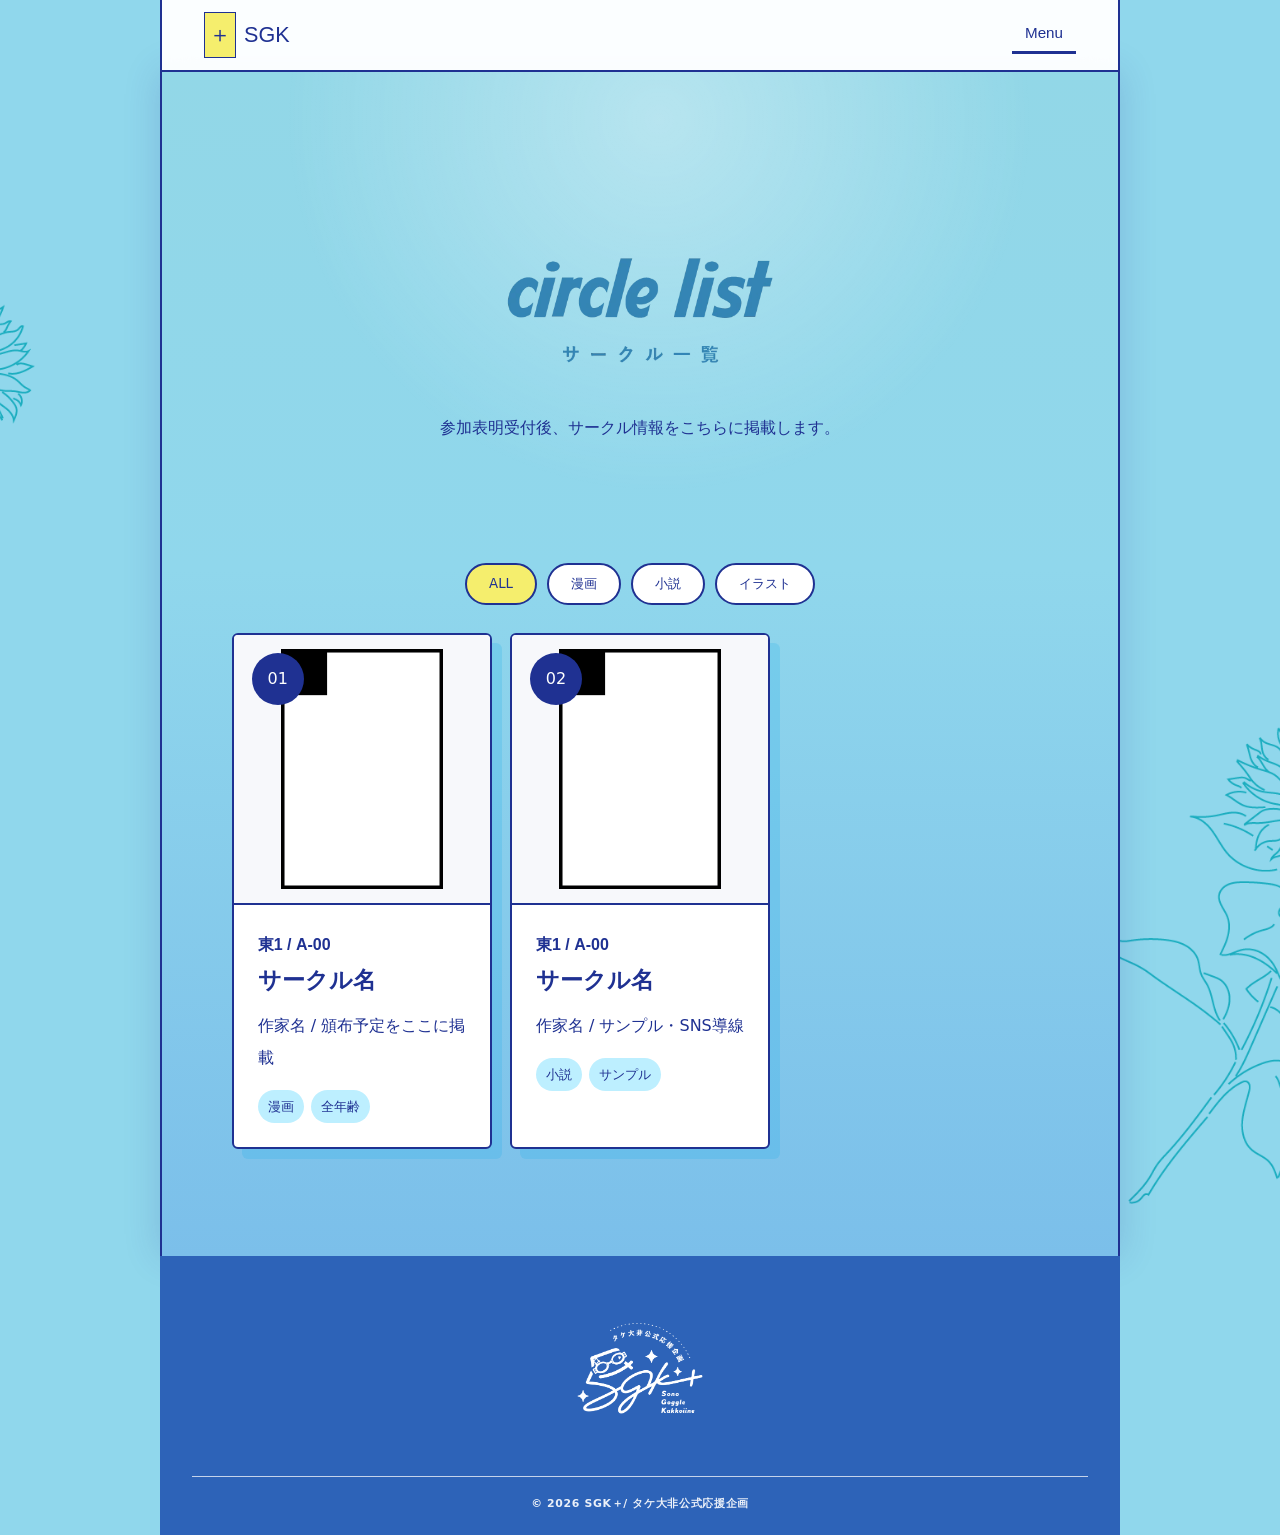
<file: circles.html>
<!doctype html>
<html lang="ja">
<head>
  <meta charset="utf-8">
  <meta name="viewport" content="width=device-width, initial-scale=1">
  <title>サークル一覧 | SGK＋</title>
  <link rel="stylesheet" href="assets/css/style.css?v=20260606-44">
</head>
<body>
  <header class="site-header">
    <a class="brand" href="index.html#top"><span class="brand-mark">＋</span><span>SGK</span></a>
    <button class="nav-toggle" type="button" aria-expanded="false" aria-controls="site-nav">Menu</button>
    <nav class="site-nav" id="site-nav">
      <a href="index.html#top">TOP</a>
      <a href="index.html#about">概要</a><a href="index.html#join">参加方法</a><a href="circles.html">サークル</a><a href="index.html#plans">当日企画</a><a href="index.html#news">お知らせ</a><a href="index.html#contact">問い合わせ</a>
    </nav>
  </header>
  <main class="subpage">
    <section class="page-hero reveal">
      <h1 class="page-image-title"><img src="assets/images/heading-circle-user.webp" alt="circle list サークル一覧"></h1>
      <p>参加表明受付後、サークル情報をこちらに掲載します。</p>
    </section>
    <section class="section circle-section">
      <div class="circle-tools reveal">
        <button type="button" class="chip is-active">ALL</button>
        <button type="button" class="chip">漫画</button>
        <button type="button" class="chip">小説</button>
        <button type="button" class="chip">イラスト</button>
      </div>
      <div class="circle-grid">
        <article class="circle-card reveal">
          <div class="circle-no">01</div>
          <div class="circle-visual cut-template"><img src="assets/images/circle-cut-template.png" alt="サークルカットテンプレート"></div>
          <div class="circle-body">
            <p class="circle-space">東1 / A-00</p>
            <h2>サークル名</h2>
            <p>作家名 / 頒布予定をここに掲載</p>
            <div class="circle-tags"><span>漫画</span><span>全年齢</span></div>
          </div>
        </article>
        <article class="circle-card reveal">
          <div class="circle-no">02</div>
          <div class="circle-visual cut-template"><img src="assets/images/circle-cut-template.png" alt="サークルカットテンプレート"></div>
          <div class="circle-body">
            <p class="circle-space">東1 / A-00</p>
            <h2>サークル名</h2>
            <p>作家名 / サンプル・SNS導線</p>
            <div class="circle-tags"><span>小説</span><span>サンプル</span></div>
          </div>
        </article>
        </div>
    </section>
  </main>
  <footer class="site-footer">
    <img class="footer-logo" src="assets/images/sgkpluslogo-shiro-official.png" alt="SGK＋">
    <p class="footer-copy">© 2026 SGK＋/ タケ大非公式応援企画</p>
  </footer>
  <script src="assets/js/main.js?v=20260606-2"></script>
</body>
</html>
</file>
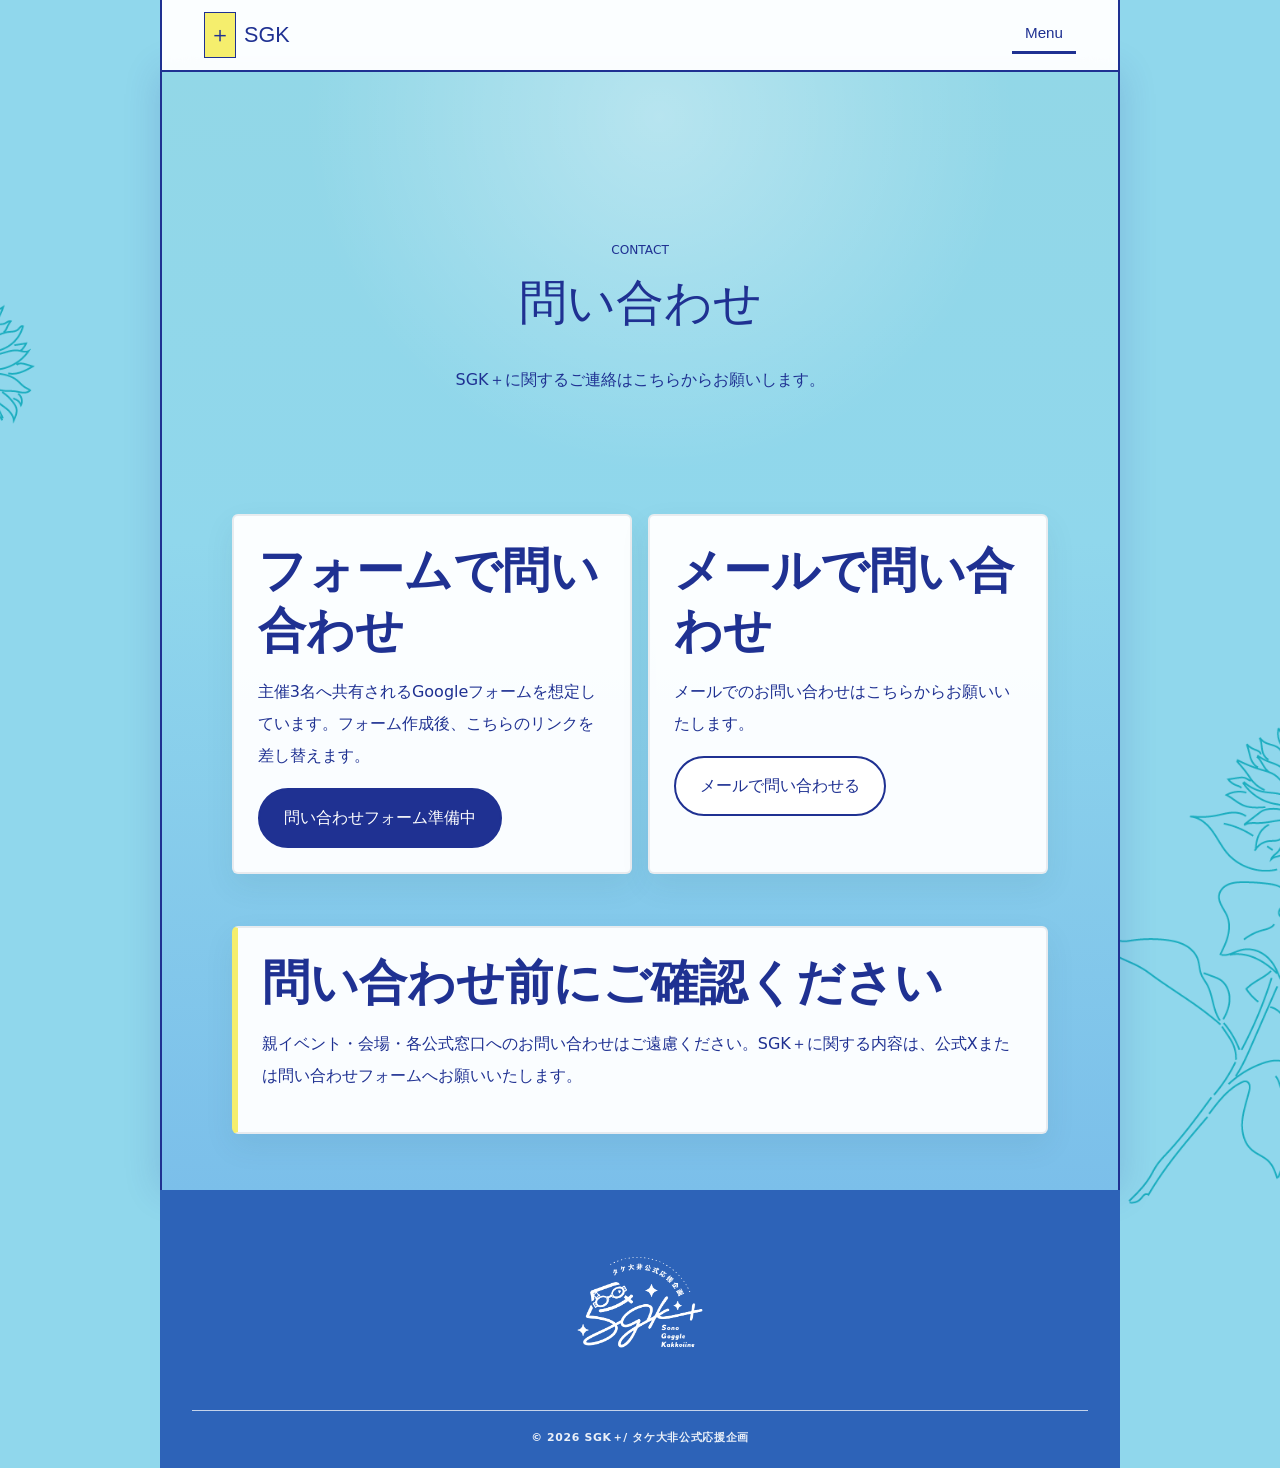
<file: contact.html>
<!doctype html>
<html lang="ja">
<head>
  <meta charset="utf-8">
  <meta name="viewport" content="width=device-width, initial-scale=1">
  <title>問い合わせ | SGK＋</title>
  <link rel="stylesheet" href="assets/css/style.css">
</head>
<body>
  <header class="site-header">
    <a class="brand" href="index.html"><span class="brand-mark">＋</span><span>SGK</span></a>
    <button class="nav-toggle" type="button" aria-expanded="false" aria-controls="site-nav">Menu</button>
    <nav class="site-nav" id="site-nav">
      <a href="index.html">TOP</a>
      <a href="about.html">概要</a><a href="join.html">参加方法</a><a href="circles.html">サークル</a><a href="plans.html">当日企画</a><a href="news.html">お知らせ</a><a href="contact.html">問い合わせ</a>
    </nav>
  </header>
  <main class="subpage">
    <section class="page-hero reveal">
      <p class="eyebrow">CONTACT</p>
      <h1>問い合わせ</h1>
      <p>SGK＋に関するご連絡はこちらからお願いします。</p>
    </section>
    <section class="section contact-grid">
      <article class="contact-card reveal">
        <h2>フォームで問い合わせ</h2>
        <p>主催3名へ共有されるGoogleフォームを想定しています。フォーム作成後、こちらのリンクを差し替えます。</p>
        <a class="button primary" href="#">問い合わせフォーム準備中</a>
      </article>
      <article class="contact-card reveal">
        <h2>メールで問い合わせ</h2>
        <p>メールでのお問い合わせはこちらからお願いいたします。</p>
        <a class="button secondary" href="mailto:sgkplus2026@gmail.com?subject=SGK%EF%BC%8B%E5%95%8F%E3%81%84%E5%90%88%E3%82%8F%E3%81%9B">メールで問い合わせる</a>
      </article>
    </section>
    <section class="section notice-box reveal">
      <h2>問い合わせ前にご確認ください</h2>
      <p>親イベント・会場・各公式窓口へのお問い合わせはご遠慮ください。SGK＋に関する内容は、公式Xまたは問い合わせフォームへお願いいたします。</p>
    </section>
  </main>
  <footer class="site-footer">
    <img class="footer-logo" src="assets/images/sgkpluslogo-shiro-official.png" alt="SGK＋">
    <p class="footer-copy">© 2026 SGK＋/ タケ大非公式応援企画</p>
  </footer>
  <script src="assets/js/main.js"></script>
</body>
</html>
</file>
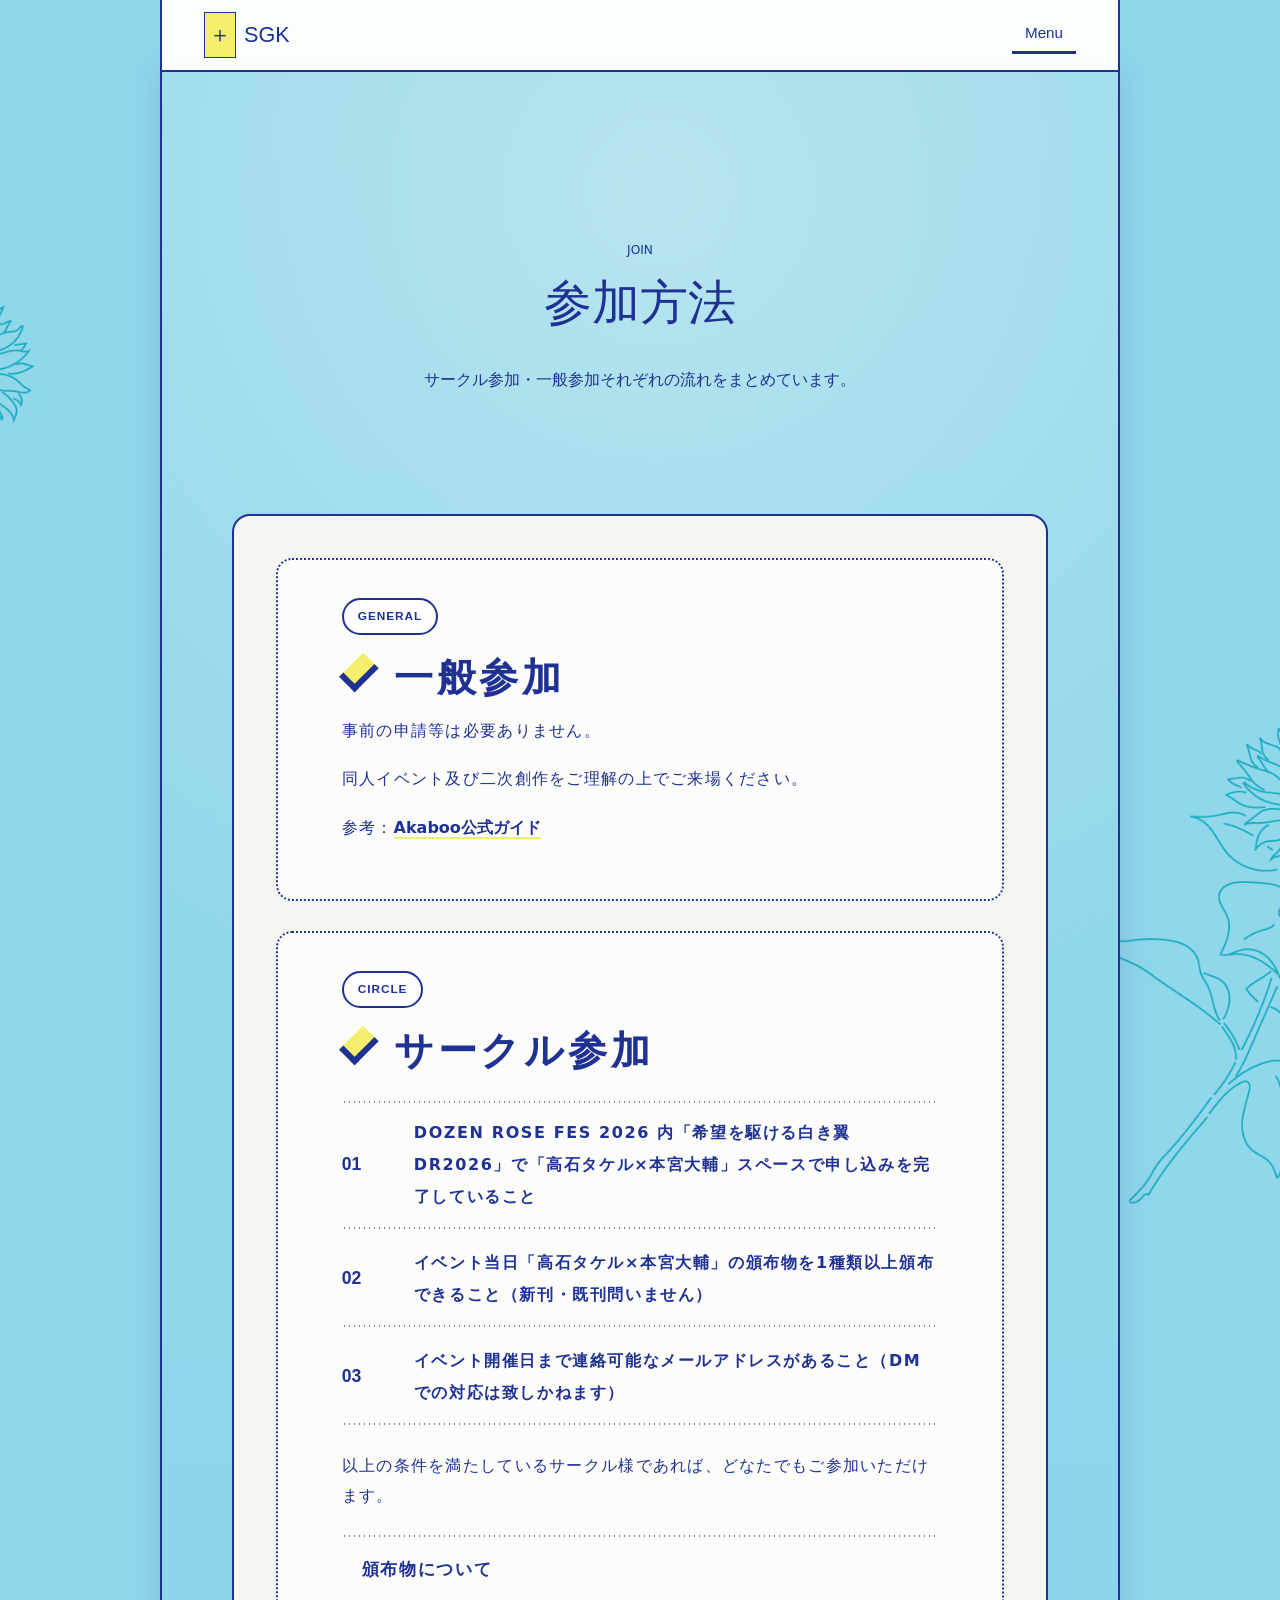
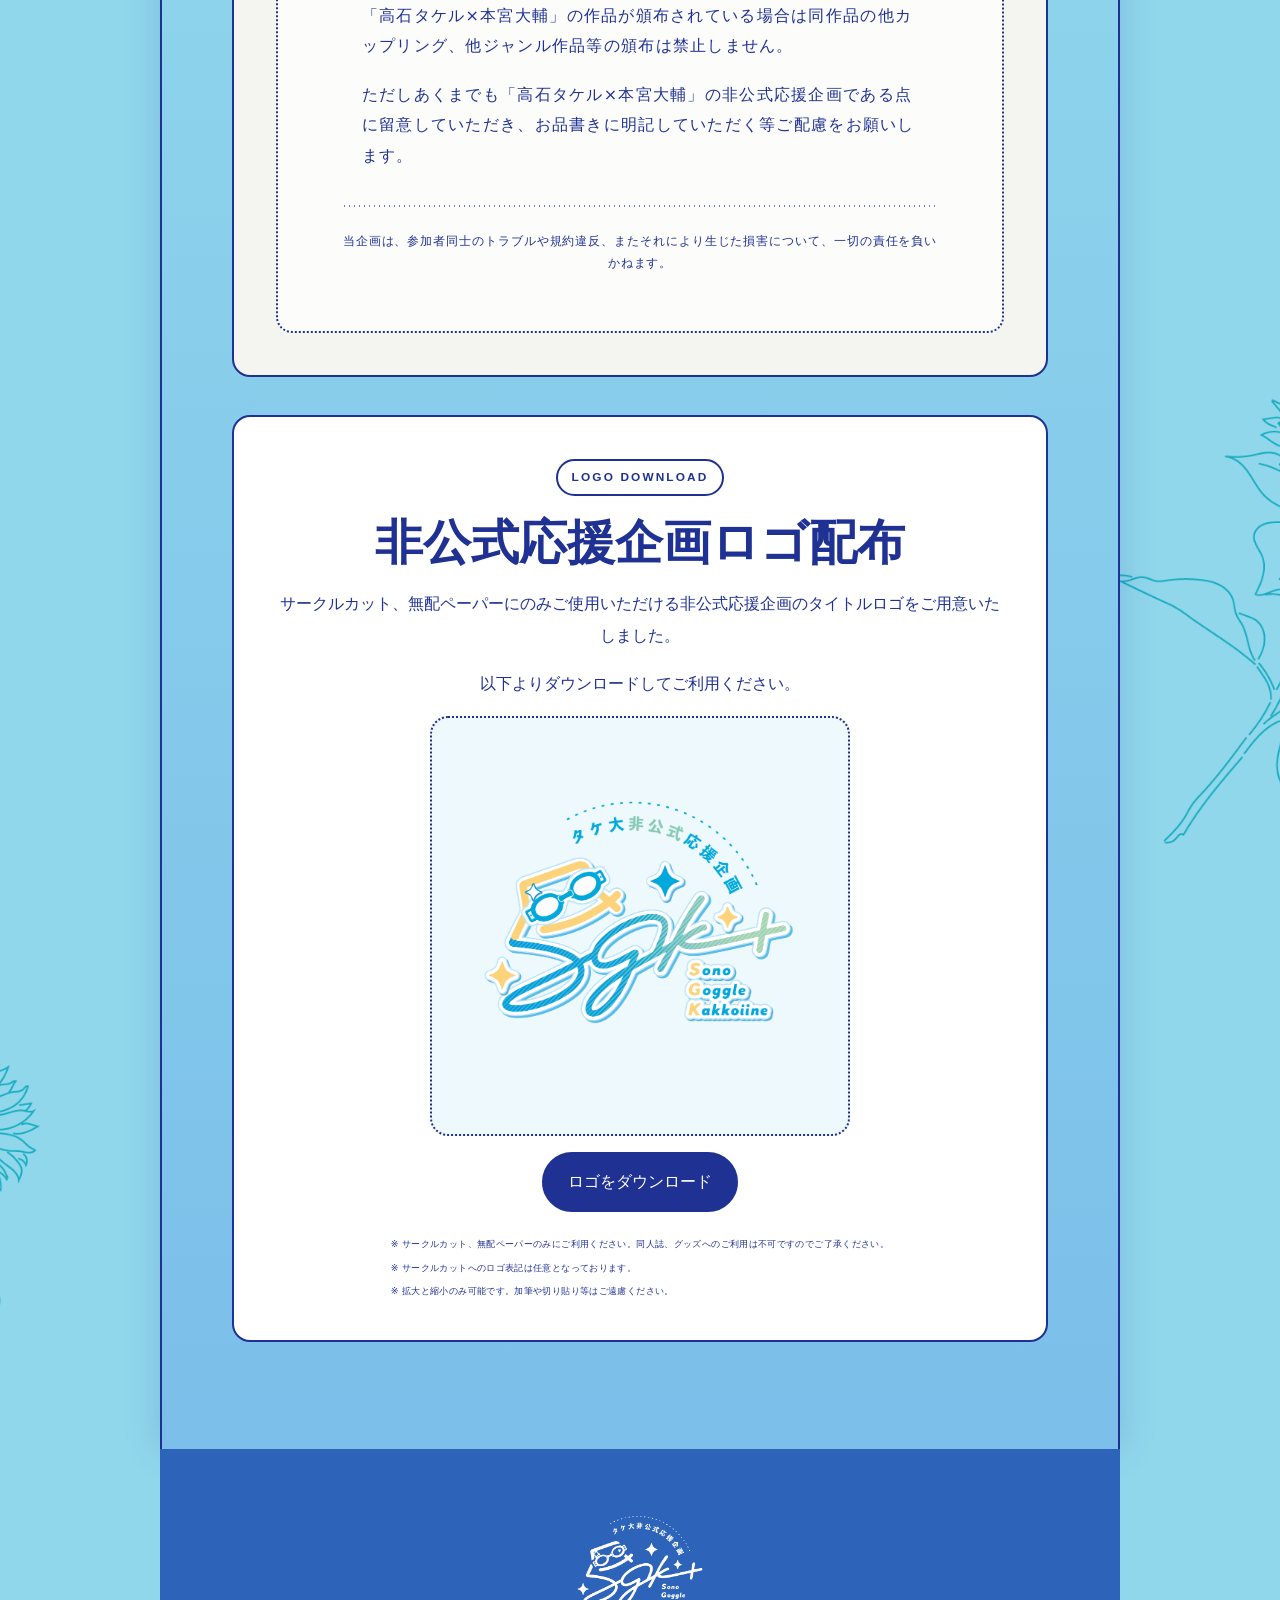
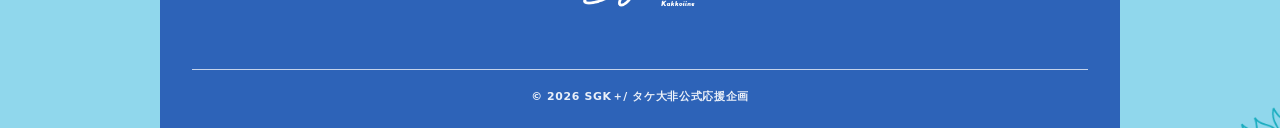
<file: join.html>
<!doctype html>
<html lang="ja">
<head>
  <meta charset="utf-8">
  <meta name="viewport" content="width=device-width, initial-scale=1">
  <title>参加方法 | SGK＋</title>
  <link rel="stylesheet" href="assets/css/style.css">
</head>
<body>
  <header class="site-header">
    <a class="brand" href="index.html"><span class="brand-mark">＋</span><span>SGK</span></a>
    <button class="nav-toggle" type="button" aria-expanded="false" aria-controls="site-nav">Menu</button>
    <nav class="site-nav" id="site-nav">
      <a href="index.html">TOP</a>
      <a href="about.html">概要</a><a href="join.html">参加方法</a><a href="circles.html">サークル</a><a href="plans.html">当日企画</a><a href="news.html">お知らせ</a><a href="contact.html">問い合わせ</a>
    </nav>
  </header>
  <main class="subpage">
    <section class="page-hero reveal">
      <p class="eyebrow">JOIN</p>
      <h1>参加方法</h1>
      <p>サークル参加・一般参加それぞれの流れをまとめています。</p>
    </section>
    <section class="section join-page">
      <div class="join-guide reveal reveal-card">
        <article class="join-box">
          <p class="join-label">GENERAL</p>
          <h2>一般参加</h2>
          <p>事前の申請等は必要ありません。</p>
          <p>同人イベント及び二次創作をご理解の上でご来場ください。</p>
          <p class="reference-link">参考：<a href="https://www.akaboo.jp/guide/item/p0003.html" target="_blank" rel="noopener">Akaboo公式ガイド</a></p>
        </article>
        <article class="join-box">
          <p class="join-label">CIRCLE</p>
          <h2>サークル参加</h2>
          <div class="join-flow-list">
            <div><b>01</b><span>DOZEN ROSE FES 2026 内「希望を駆ける白き翼 DR2026」で「高石タケル×本宮大輔」スペースで申し込みを完了していること</span></div>
            <div><b>02</b><span>イベント当日「高石タケル×本宮大輔」の頒布物を1種類以上頒布できること（新刊・既刊問いません）</span></div>
            <div><b>03</b><span>イベント開催日まで連絡可能なメールアドレスがあること（DMでの対応は致しかねます）</span></div>
          </div>
          <p>以上の条件を満たしているサークル様であれば、どなたでもご参加いただけます。</p>
          <div class="join-note">
            <h3>頒布物について</h3>
            <p>「高石タケル×本宮大輔」の作品が頒布されている場合は同作品の他カップリング、他ジャンル作品等の頒布は禁止しません。</p>
            <p>ただしあくまでも「高石タケル×本宮大輔」の非公式応援企画である点に留意していただき、お品書きに明記していただく等ご配慮をお願いします。</p>
          </div>
          <p class="join-caution">当企画は、参加者同士のトラブルや規約違反、またそれにより生じた損害について、一切の責任を負いかねます。</p>
        </article>
      </div>
      <section class="logo-download reveal reveal-card">
        <p class="join-label">LOGO DOWNLOAD</p>
        <h2>非公式応援企画ロゴ配布</h2>
        <p>サークルカット、無配ペーパーにのみご使用いただける非公式応援企画のタイトルロゴをご用意いたしました。</p>
        <p>以下よりダウンロードしてご利用ください。</p>
        <div class="logo-download-preview">
          <img src="assets/images/sgkpluslogo-official.png" alt="SGK＋ ロゴ">
        </div>
        <a class="button primary" href="assets/downloads/sgk_Plus_logo.zip" download>ロゴをダウンロード</a>
        <ul class="logo-rules">
          <li>サークルカット、無配ペーパーのみにご利用ください。同人誌、グッズへのご利用は不可ですのでご了承ください。</li>
          <li>サークルカットへのロゴ表記は任意となっております。</li>
          <li>拡大と縮小のみ可能です。加筆や切り貼り等はご遠慮ください。</li>
        </ul>
      </section>
    </section>
  </main>
  <footer class="site-footer">
    <img class="footer-logo" src="assets/images/sgkpluslogo-shiro-official.png" alt="SGK＋">
    <p class="footer-copy">© 2026 SGK＋/ タケ大非公式応援企画</p>
  </footer>
  <script src="assets/js/main.js"></script>
</body>
</html>
</file>
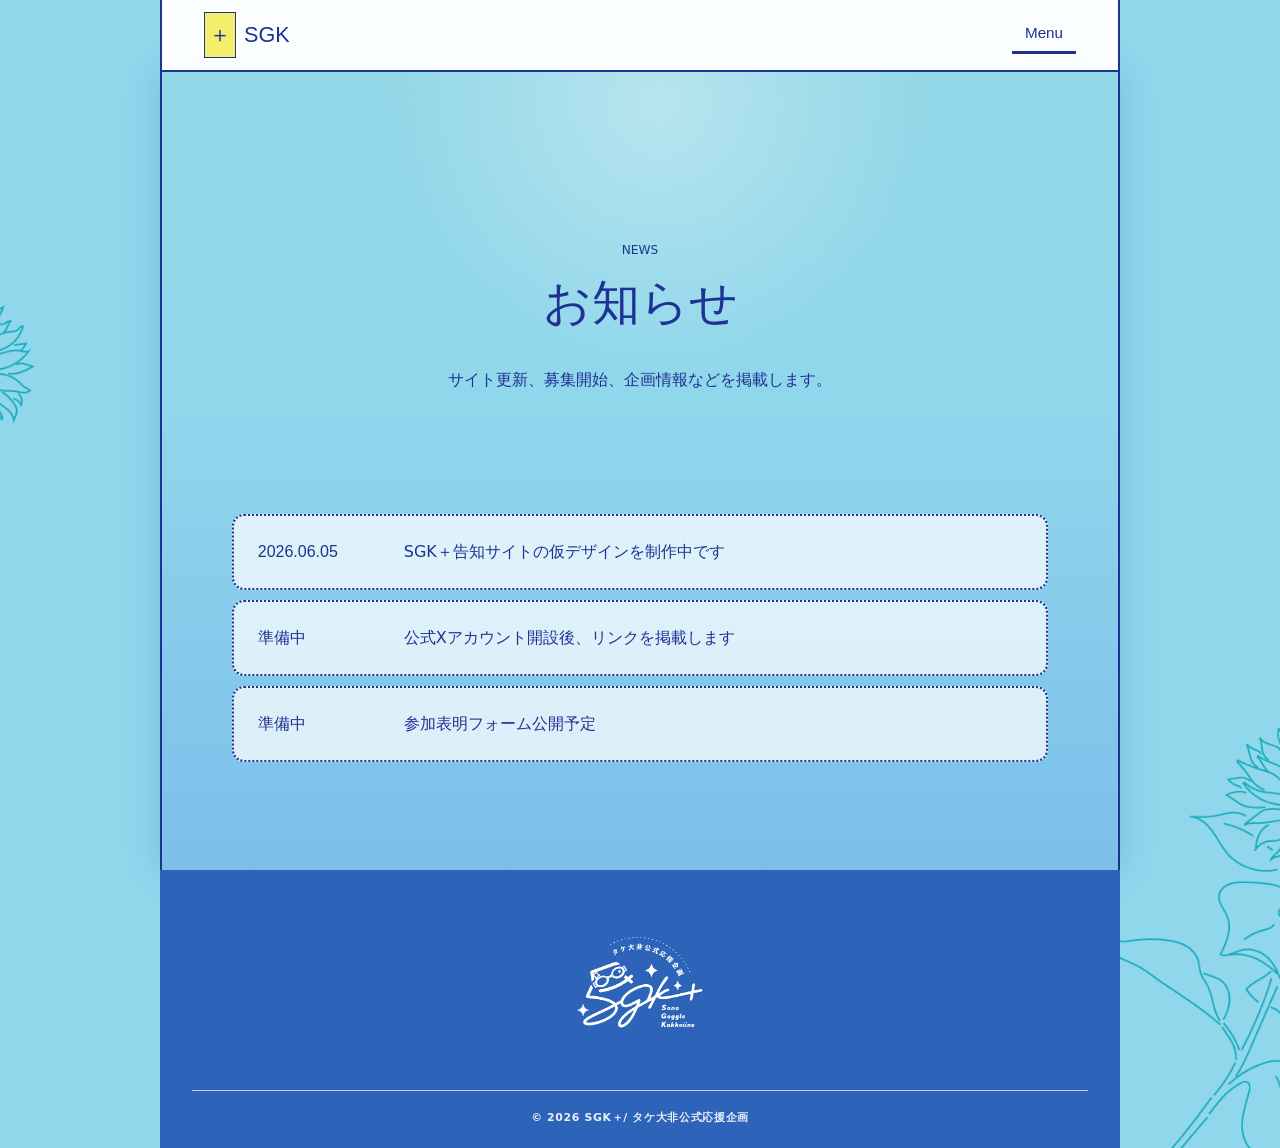
<file: news.html>
<!doctype html>
<html lang="ja">
<head>
  <meta charset="utf-8">
  <meta name="viewport" content="width=device-width, initial-scale=1">
  <title>お知らせ | SGK＋</title>
  <link rel="stylesheet" href="assets/css/style.css">
</head>
<body>
  <header class="site-header">
    <a class="brand" href="index.html"><span class="brand-mark">＋</span><span>SGK</span></a>
    <button class="nav-toggle" type="button" aria-expanded="false" aria-controls="site-nav">Menu</button>
    <nav class="site-nav" id="site-nav">
      <a href="index.html">TOP</a>
      <a href="about.html">概要</a><a href="join.html">参加方法</a><a href="circles.html">サークル</a><a href="plans.html">当日企画</a><a href="news.html">お知らせ</a><a href="contact.html">問い合わせ</a>
    </nav>
  </header>
  <main class="subpage">
    <section class="page-hero reveal">
      <p class="eyebrow">NEWS</p>
      <h1>お知らせ</h1>
      <p>サイト更新、募集開始、企画情報などを掲載します。</p>
    </section>
    <section class="section news-list full">
      <a href="#" class="news-item reveal"><time>2026.06.05</time><span>SGK＋告知サイトの仮デザインを制作中です</span></a>
      <a href="#" class="news-item reveal"><time>準備中</time><span>公式Xアカウント開設後、リンクを掲載します</span></a>
      <a href="#" class="news-item reveal"><time>準備中</time><span>参加表明フォーム公開予定</span></a>
    </section>
  </main>
  <footer class="site-footer">
    <img class="footer-logo" src="assets/images/sgkpluslogo-shiro-official.png" alt="SGK＋">
    <p class="footer-copy">© 2026 SGK＋/ タケ大非公式応援企画</p>
  </footer>
  <script src="assets/js/main.js"></script>
</body>
</html>
</file>
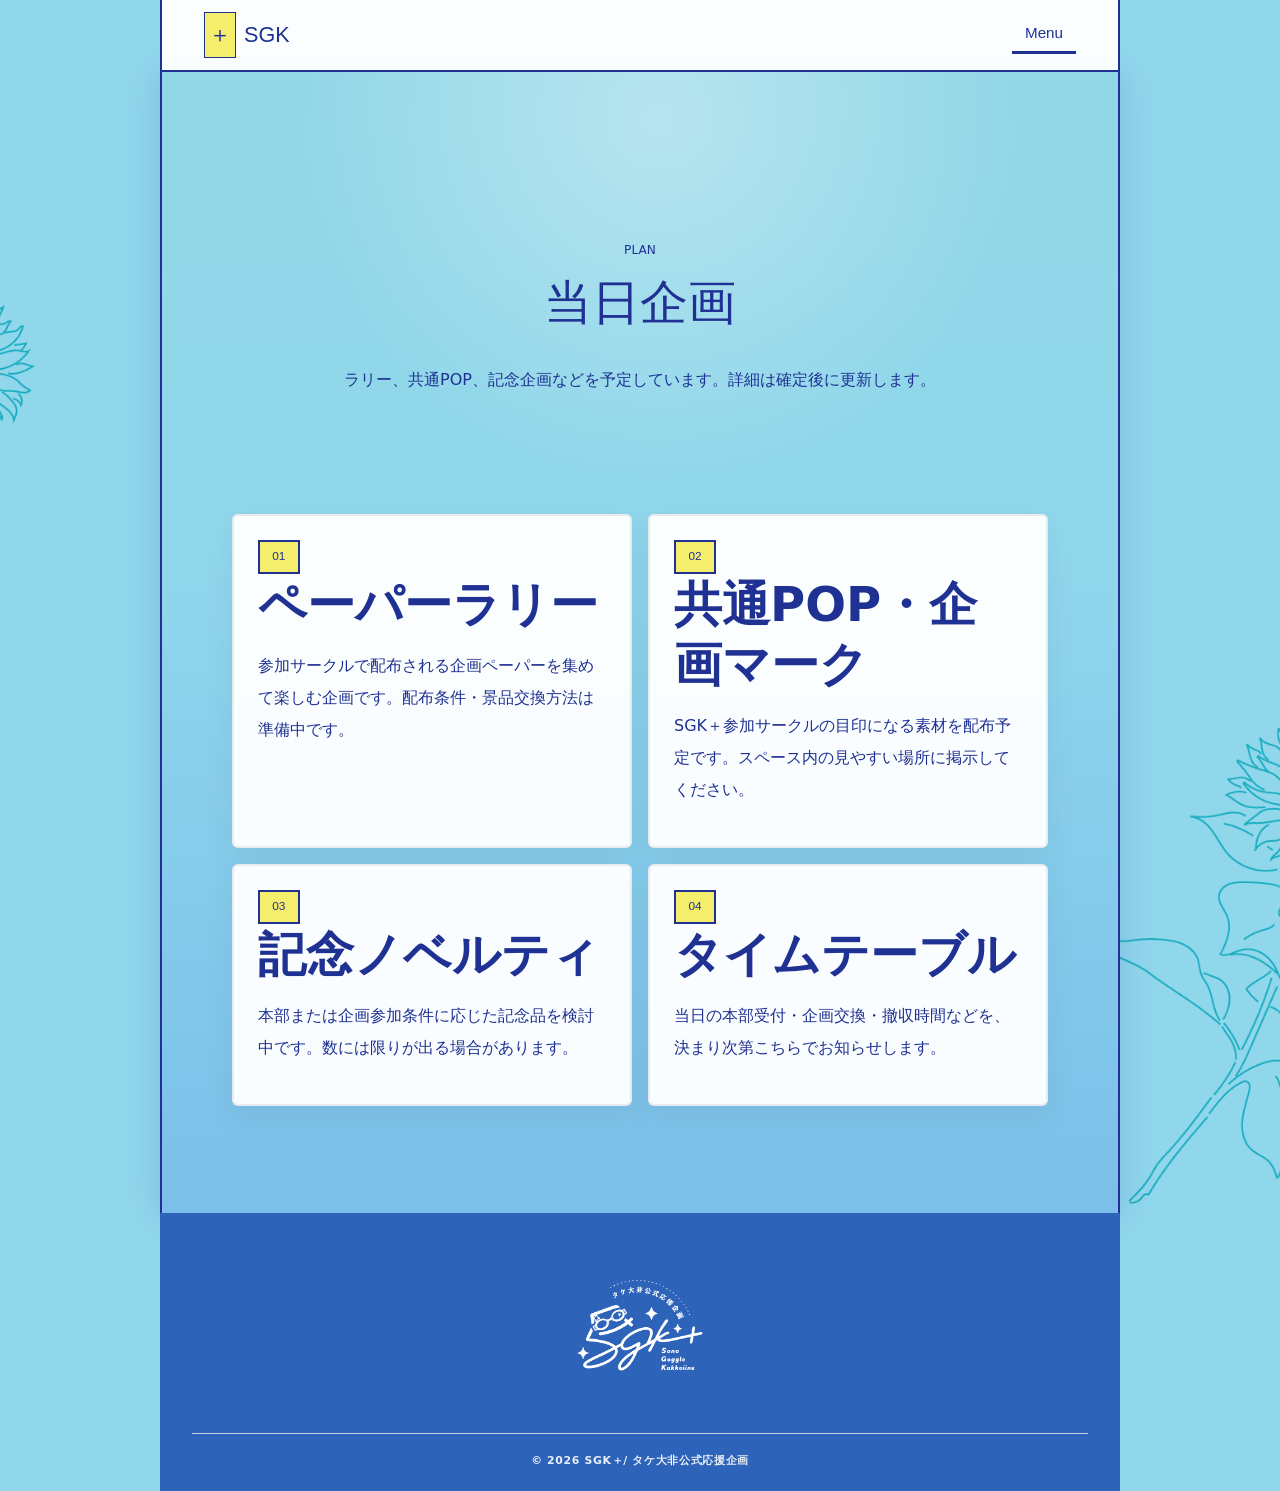
<file: plans.html>
<!doctype html>
<html lang="ja">
<head>
  <meta charset="utf-8">
  <meta name="viewport" content="width=device-width, initial-scale=1">
  <title>当日企画 | SGK＋</title>
  <link rel="stylesheet" href="assets/css/style.css">
</head>
<body>
  <header class="site-header">
    <a class="brand" href="index.html"><span class="brand-mark">＋</span><span>SGK</span></a>
    <button class="nav-toggle" type="button" aria-expanded="false" aria-controls="site-nav">Menu</button>
    <nav class="site-nav" id="site-nav">
      <a href="index.html">TOP</a>
      <a href="about.html">概要</a><a href="join.html">参加方法</a><a href="circles.html">サークル</a><a href="plans.html">当日企画</a><a href="news.html">お知らせ</a><a href="contact.html">問い合わせ</a>
    </nav>
  </header>
  <main class="subpage">
    <section class="page-hero reveal">
      <p class="eyebrow">PLAN</p>
      <h1>当日企画</h1>
      <p>ラリー、共通POP、記念企画などを予定しています。詳細は確定後に更新します。</p>
    </section>
    <section class="section plan-grid">
      <article class="plan-card reveal"><span>01</span><h2>ペーパーラリー</h2><p>参加サークルで配布される企画ペーパーを集めて楽しむ企画です。配布条件・景品交換方法は準備中です。</p></article>
      <article class="plan-card reveal"><span>02</span><h2>共通POP・企画マーク</h2><p>SGK＋参加サークルの目印になる素材を配布予定です。スペース内の見やすい場所に掲示してください。</p></article>
      <article class="plan-card reveal"><span>03</span><h2>記念ノベルティ</h2><p>本部または企画参加条件に応じた記念品を検討中です。数には限りが出る場合があります。</p></article>
      <article class="plan-card reveal"><span>04</span><h2>タイムテーブル</h2><p>当日の本部受付・企画交換・撤収時間などを、決まり次第こちらでお知らせします。</p></article>
    </section>
  </main>
  <footer class="site-footer">
    <img class="footer-logo" src="assets/images/sgkpluslogo-shiro-official.png" alt="SGK＋">
    <p class="footer-copy">© 2026 SGK＋/ タケ大非公式応援企画</p>
  </footer>
  <script src="assets/js/main.js"></script>
</body>
</html>
</file>
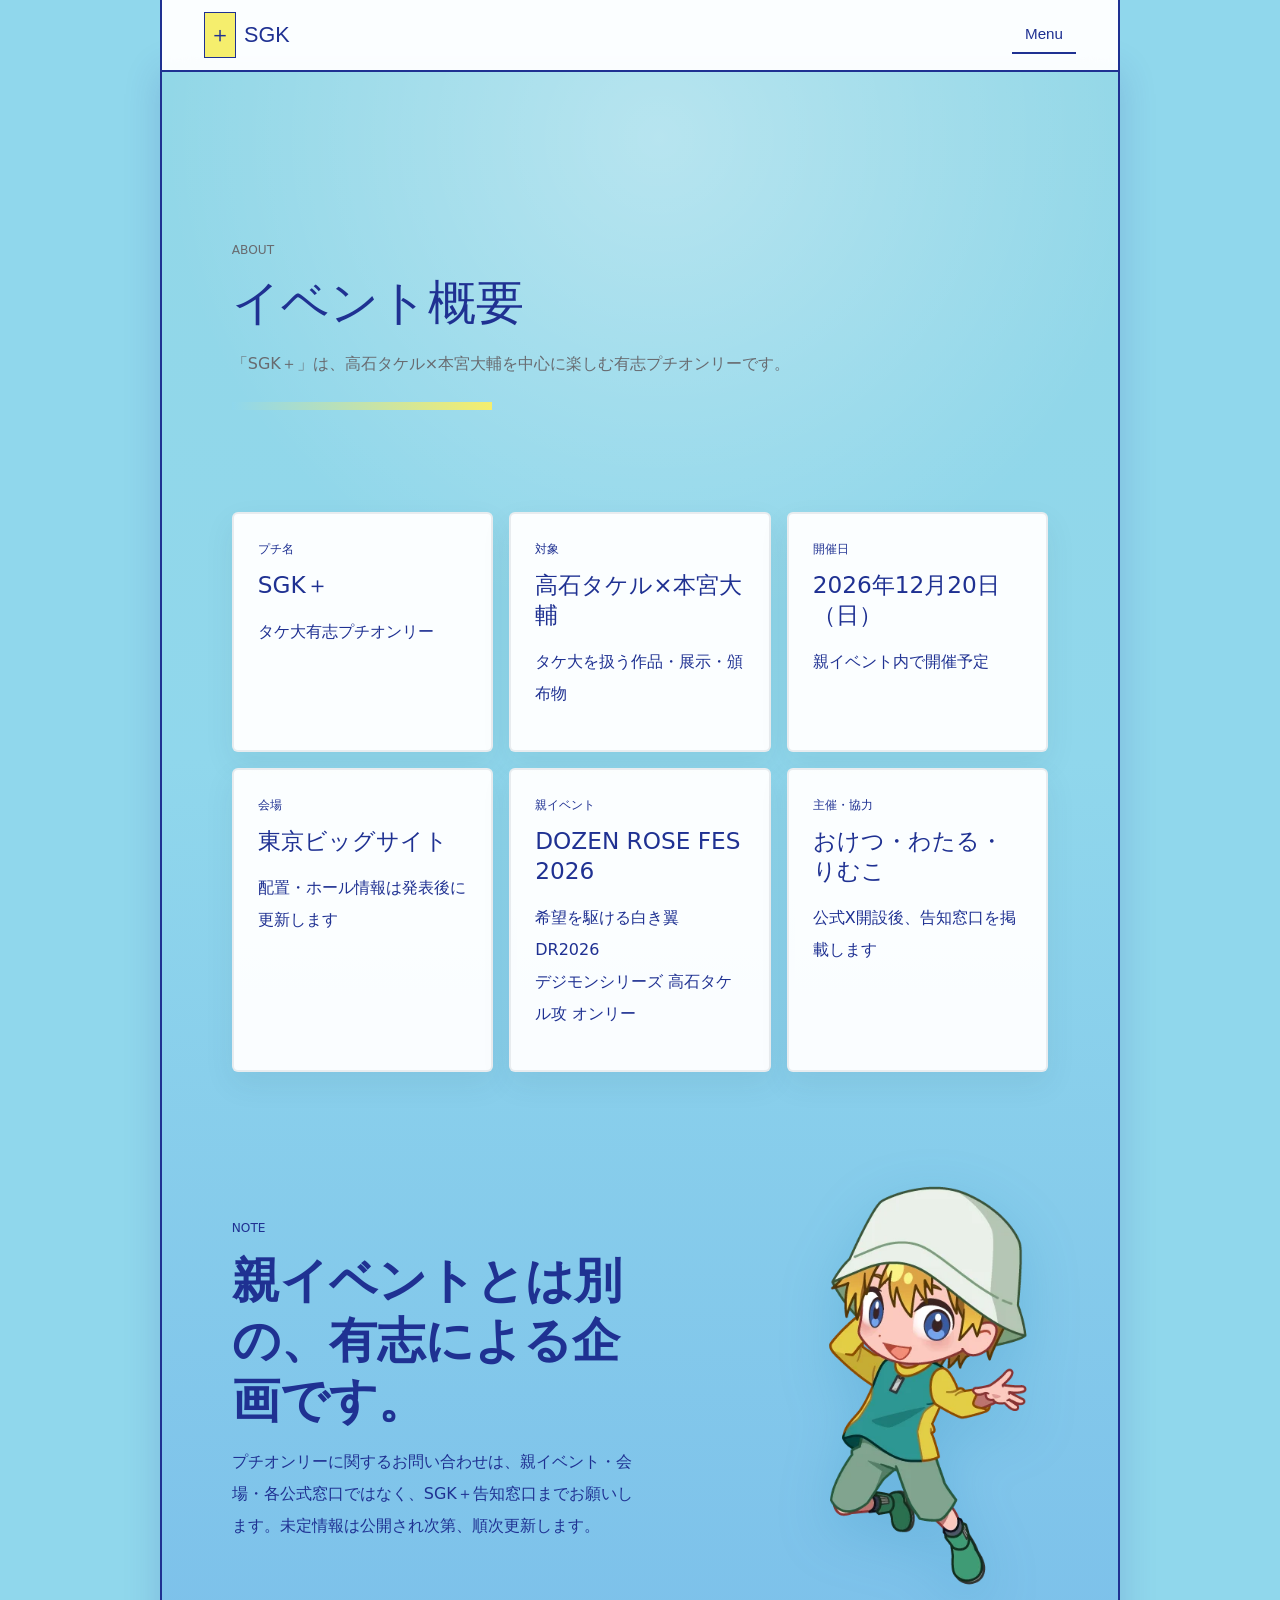
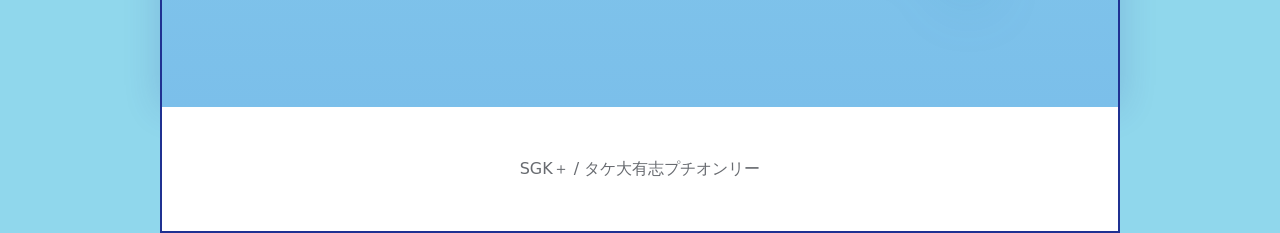
<file: sgk-plus-site/about.html>
<!doctype html>
<html lang="ja">
<head>
  <meta charset="utf-8">
  <meta name="viewport" content="width=device-width, initial-scale=1">
  <title>イベント概要 | SGK＋</title>
  <link rel="stylesheet" href="assets/css/style.css">
</head>
<body>
  <header class="site-header">
    <a class="brand" href="index.html"><span class="brand-mark">＋</span><span>SGK</span></a>
    <button class="nav-toggle" type="button" aria-expanded="false" aria-controls="site-nav">Menu</button>
    <nav class="site-nav" id="site-nav">
      <a href="about.html">概要</a><a href="join.html">参加方法</a><a href="circles.html">サークル</a><a href="plans.html">当日企画</a><a href="news.html">お知らせ</a><a href="contact.html">問い合わせ</a>
    </nav>
  </header>
  <main class="subpage">
    <section class="page-hero reveal">
      <p class="eyebrow">ABOUT</p>
      <h1>イベント概要</h1>
      <p>「SGK＋」は、高石タケル×本宮大輔を中心に楽しむ有志プチオンリーです。</p>
    </section>
    <section class="section detail-grid">
      <div class="detail-card reveal"><span>プチ名</span><strong>SGK＋</strong><p>タケ大有志プチオンリー</p></div>
      <div class="detail-card reveal"><span>対象</span><strong>高石タケル×本宮大輔</strong><p>タケ大を扱う作品・展示・頒布物</p></div>
      <div class="detail-card reveal"><span>開催日</span><strong>2026年12月20日（日）</strong><p>親イベント内で開催予定</p></div>
      <div class="detail-card reveal"><span>会場</span><strong>東京ビッグサイト</strong><p>配置・ホール情報は発表後に更新します</p></div>
      <div class="detail-card reveal"><span>親イベント</span><strong>DOZEN ROSE FES 2026</strong><p>希望を駆ける白き翼 DR2026<br>デジモンシリーズ 高石タケル攻 オンリー</p></div>
      <div class="detail-card reveal"><span>主催・協力</span><strong>おけつ・わたる・りむこ</strong><p>公式X開設後、告知窓口を掲載します</p></div>
    </section>
    <section class="section split">
      <div class="reveal">
        <div class="section-kicker">NOTE</div>
        <h2>親イベントとは別の、有志による企画です。</h2>
        <p>プチオンリーに関するお問い合わせは、親イベント・会場・各公式窓口ではなく、SGK＋告知窓口までお願いします。未定情報は公開され次第、順次更新します。</p>
      </div>
      <img class="side-sd reveal" src="assets/images/takeru-sd.webp" alt="高石タケルSD">
    </section>
  </main>
  <footer class="site-footer"><p>SGK＋ / タケ大有志プチオンリー</p></footer>
  <script src="assets/js/main.js"></script>
</body>
</html>
</file>
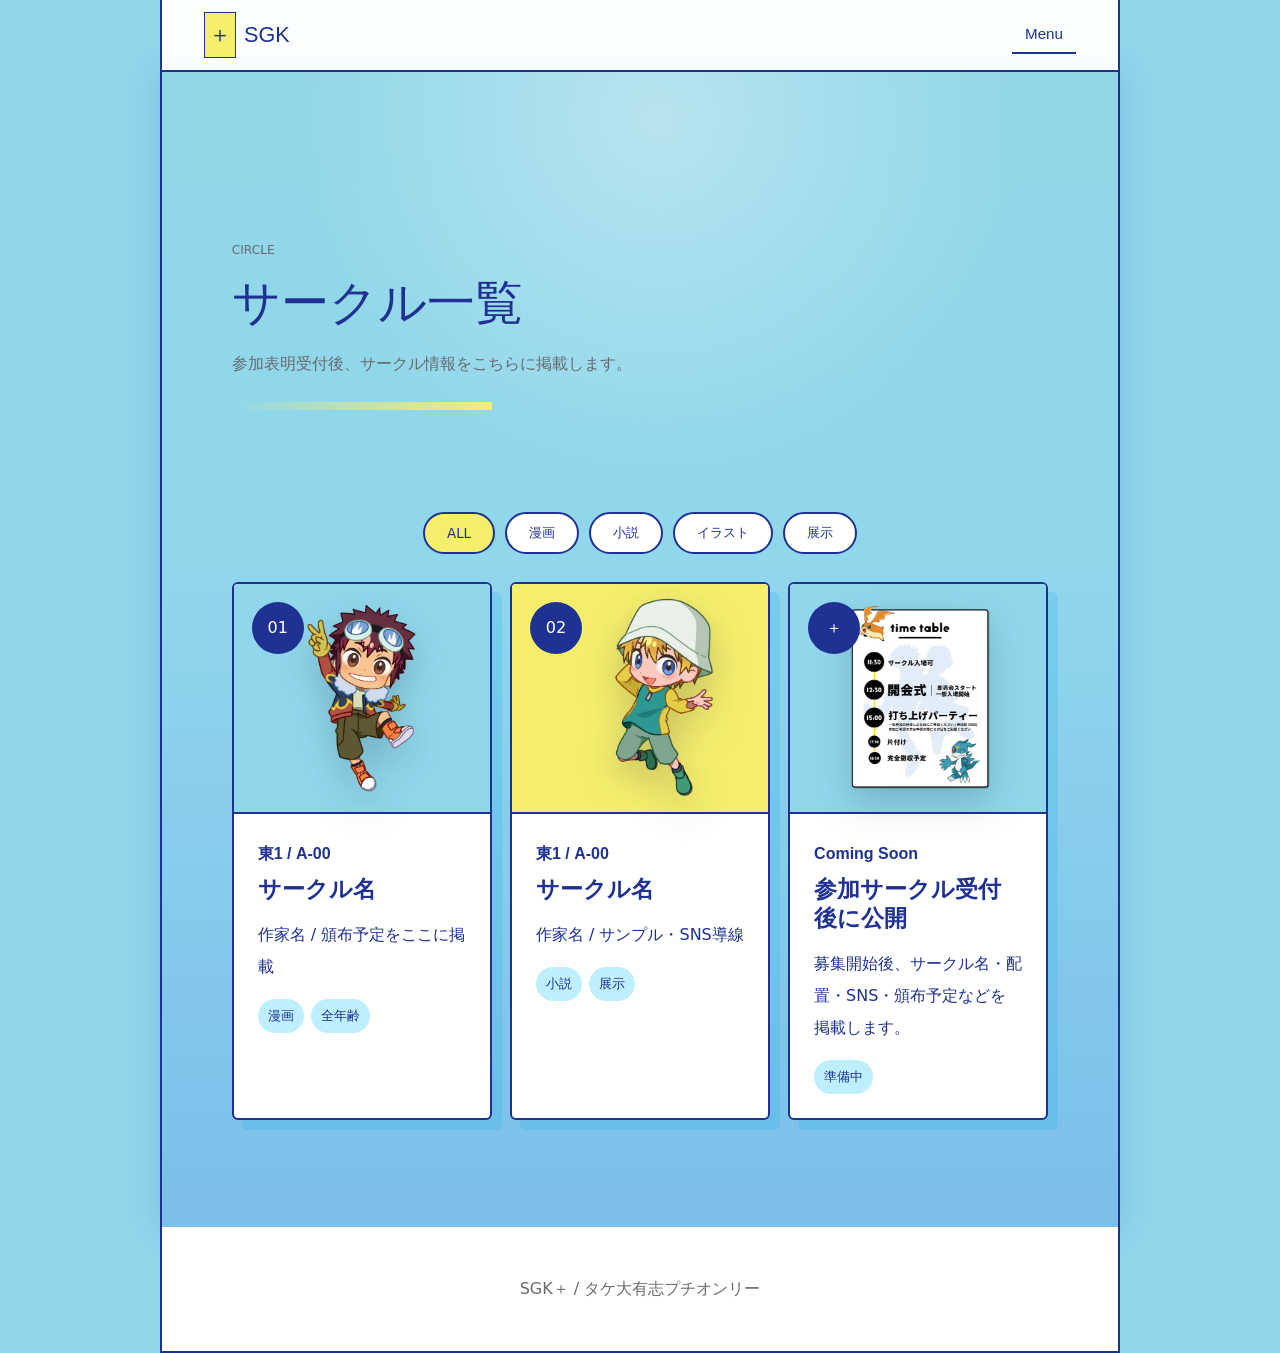
<file: sgk-plus-site/circles.html>
<!doctype html>
<html lang="ja">
<head>
  <meta charset="utf-8">
  <meta name="viewport" content="width=device-width, initial-scale=1">
  <title>サークル一覧 | SGK＋</title>
  <link rel="stylesheet" href="assets/css/style.css">
</head>
<body>
  <header class="site-header">
    <a class="brand" href="index.html"><span class="brand-mark">＋</span><span>SGK</span></a>
    <button class="nav-toggle" type="button" aria-expanded="false" aria-controls="site-nav">Menu</button>
    <nav class="site-nav" id="site-nav">
      <a href="about.html">概要</a><a href="join.html">参加方法</a><a href="circles.html">サークル</a><a href="plans.html">当日企画</a><a href="news.html">お知らせ</a><a href="contact.html">問い合わせ</a>
    </nav>
  </header>
  <main class="subpage">
    <section class="page-hero reveal">
      <p class="eyebrow">CIRCLE</p>
      <h1>サークル一覧</h1>
      <p>参加表明受付後、サークル情報をこちらに掲載します。</p>
    </section>
    <section class="section circle-section">
      <div class="circle-tools reveal">
        <button type="button" class="chip is-active">ALL</button>
        <button type="button" class="chip">漫画</button>
        <button type="button" class="chip">小説</button>
        <button type="button" class="chip">イラスト</button>
        <button type="button" class="chip">展示</button>
      </div>
      <div class="circle-grid">
        <article class="circle-card reveal">
          <div class="circle-no">01</div>
          <div class="circle-visual"><img src="assets/images/daisuke-sd.webp" alt=""></div>
          <div class="circle-body">
            <p class="circle-space">東1 / A-00</p>
            <h2>サークル名</h2>
            <p>作家名 / 頒布予定をここに掲載</p>
            <div class="circle-tags"><span>漫画</span><span>全年齢</span></div>
          </div>
        </article>
        <article class="circle-card reveal">
          <div class="circle-no">02</div>
          <div class="circle-visual yellow"><img src="assets/images/takeru-sd.webp" alt=""></div>
          <div class="circle-body">
            <p class="circle-space">東1 / A-00</p>
            <h2>サークル名</h2>
            <p>作家名 / サンプル・SNS導線</p>
            <div class="circle-tags"><span>小説</span><span>展示</span></div>
          </div>
        </article>
        <article class="circle-card reveal is-coming">
          <div class="circle-no">＋</div>
          <div class="circle-visual"><img src="assets/images/partner-motifs.webp" alt=""></div>
          <div class="circle-body">
            <p class="circle-space">Coming Soon</p>
            <h2>参加サークル受付後に公開</h2>
            <p>募集開始後、サークル名・配置・SNS・頒布予定などを掲載します。</p>
            <div class="circle-tags"><span>準備中</span></div>
          </div>
        </article>
        </div>
    </section>
  </main>
  <footer class="site-footer"><p>SGK＋ / タケ大有志プチオンリー</p></footer>
  <script src="assets/js/main.js"></script>
</body>
</html>
</file>
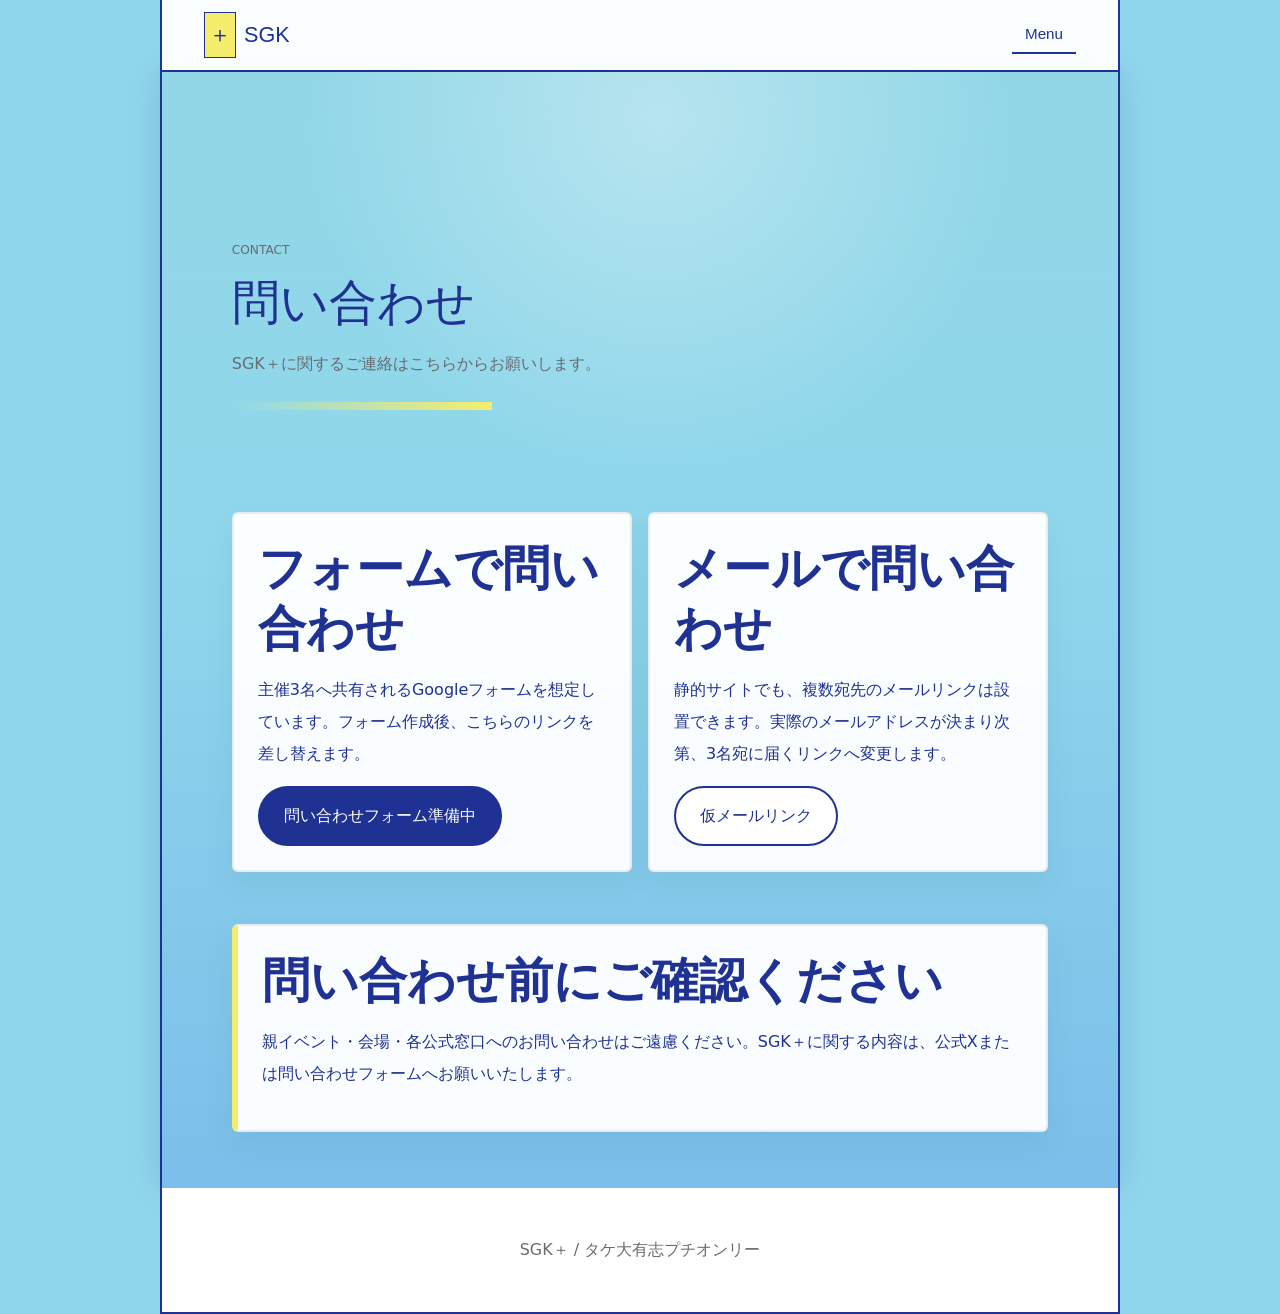
<file: sgk-plus-site/contact.html>
<!doctype html>
<html lang="ja">
<head>
  <meta charset="utf-8">
  <meta name="viewport" content="width=device-width, initial-scale=1">
  <title>問い合わせ | SGK＋</title>
  <link rel="stylesheet" href="assets/css/style.css">
</head>
<body>
  <header class="site-header">
    <a class="brand" href="index.html"><span class="brand-mark">＋</span><span>SGK</span></a>
    <button class="nav-toggle" type="button" aria-expanded="false" aria-controls="site-nav">Menu</button>
    <nav class="site-nav" id="site-nav">
      <a href="about.html">概要</a><a href="join.html">参加方法</a><a href="circles.html">サークル</a><a href="plans.html">当日企画</a><a href="news.html">お知らせ</a><a href="contact.html">問い合わせ</a>
    </nav>
  </header>
  <main class="subpage">
    <section class="page-hero reveal">
      <p class="eyebrow">CONTACT</p>
      <h1>問い合わせ</h1>
      <p>SGK＋に関するご連絡はこちらからお願いします。</p>
    </section>
    <section class="section contact-grid">
      <article class="contact-card reveal">
        <h2>フォームで問い合わせ</h2>
        <p>主催3名へ共有されるGoogleフォームを想定しています。フォーム作成後、こちらのリンクを差し替えます。</p>
        <a class="button primary" href="#">問い合わせフォーム準備中</a>
      </article>
      <article class="contact-card reveal">
        <h2>メールで問い合わせ</h2>
        <p>静的サイトでも、複数宛先のメールリンクは設置できます。実際のメールアドレスが決まり次第、3名宛に届くリンクへ変更します。</p>
        <a class="button secondary" href="mailto:oketsu@example.com,wataru@example.com,rimuko@example.com?subject=SGK%EF%BC%8B%E5%95%8F%E3%81%84%E5%90%88%E3%82%8F%E3%81%9B">仮メールリンク</a>
      </article>
    </section>
    <section class="section notice-box reveal">
      <h2>問い合わせ前にご確認ください</h2>
      <p>親イベント・会場・各公式窓口へのお問い合わせはご遠慮ください。SGK＋に関する内容は、公式Xまたは問い合わせフォームへお願いいたします。</p>
    </section>
  </main>
  <footer class="site-footer"><p>SGK＋ / タケ大有志プチオンリー</p></footer>
  <script src="assets/js/main.js"></script>
</body>
</html>
</file>
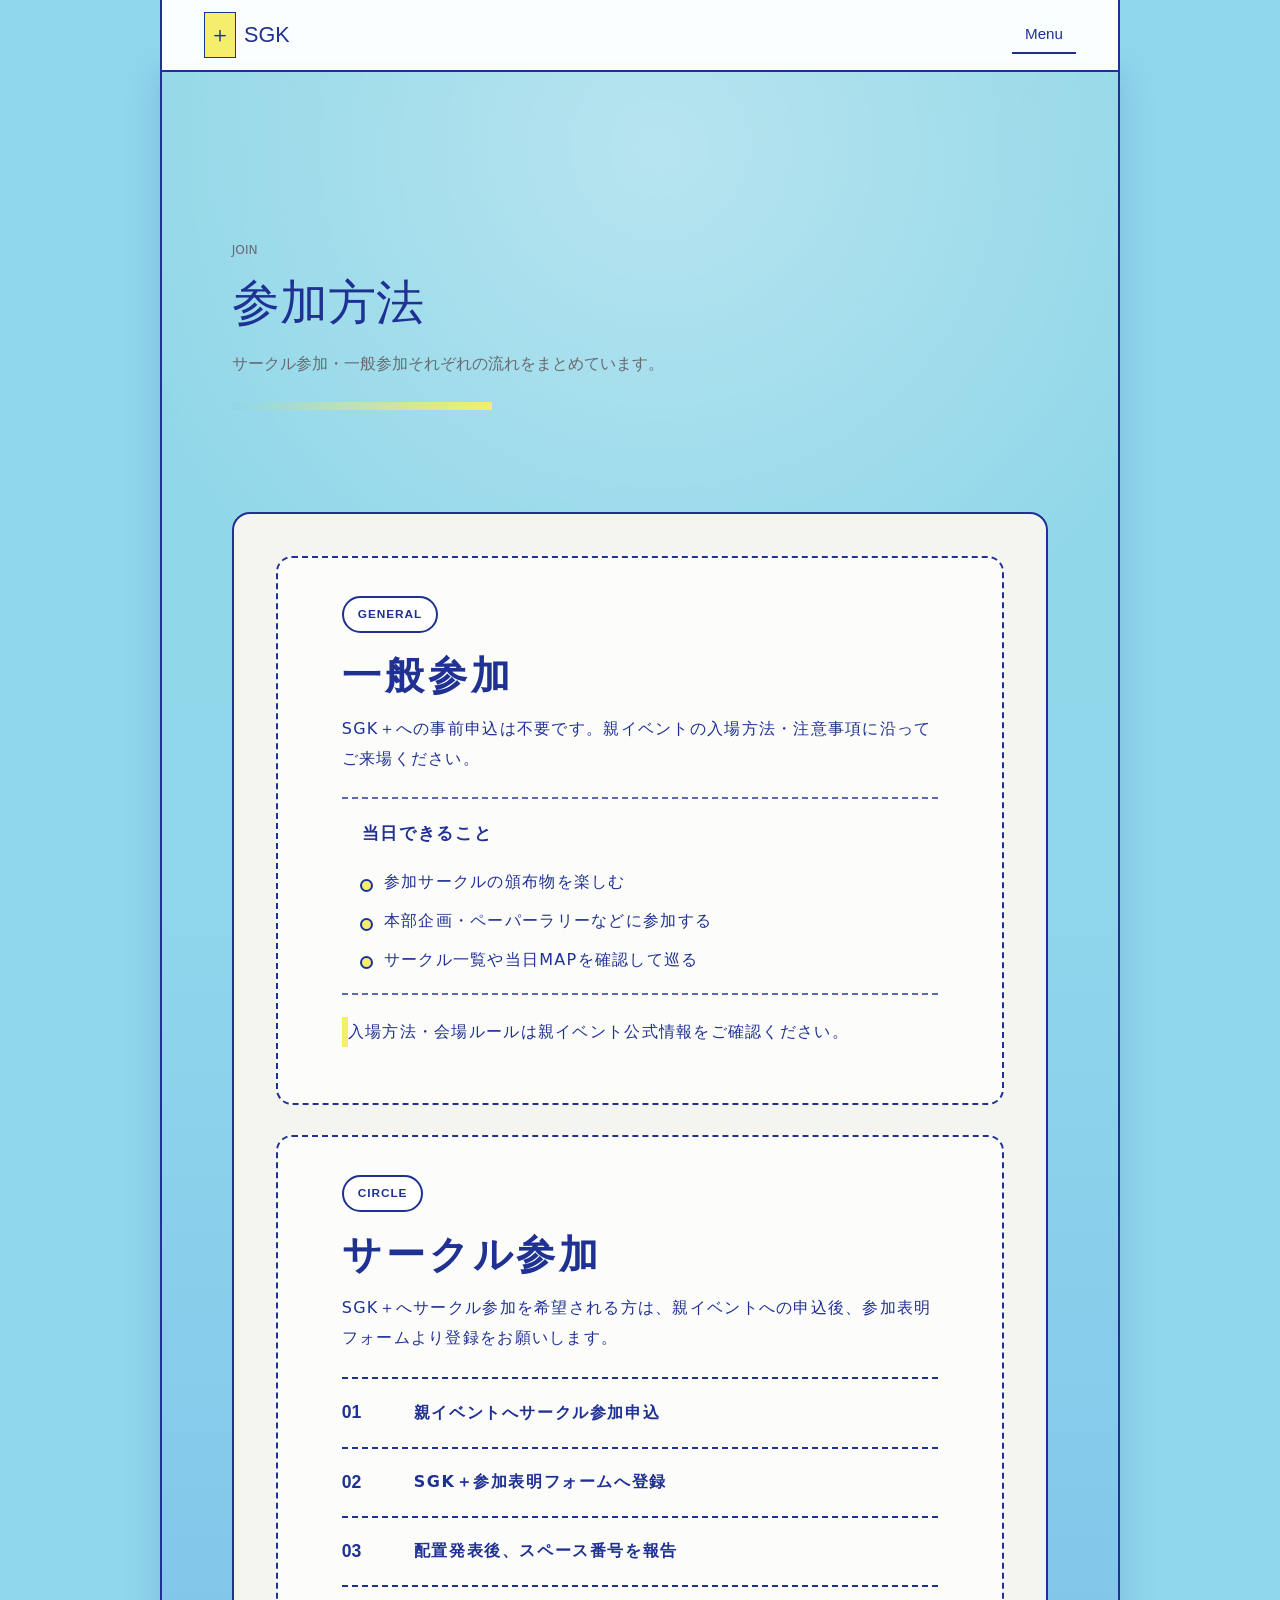
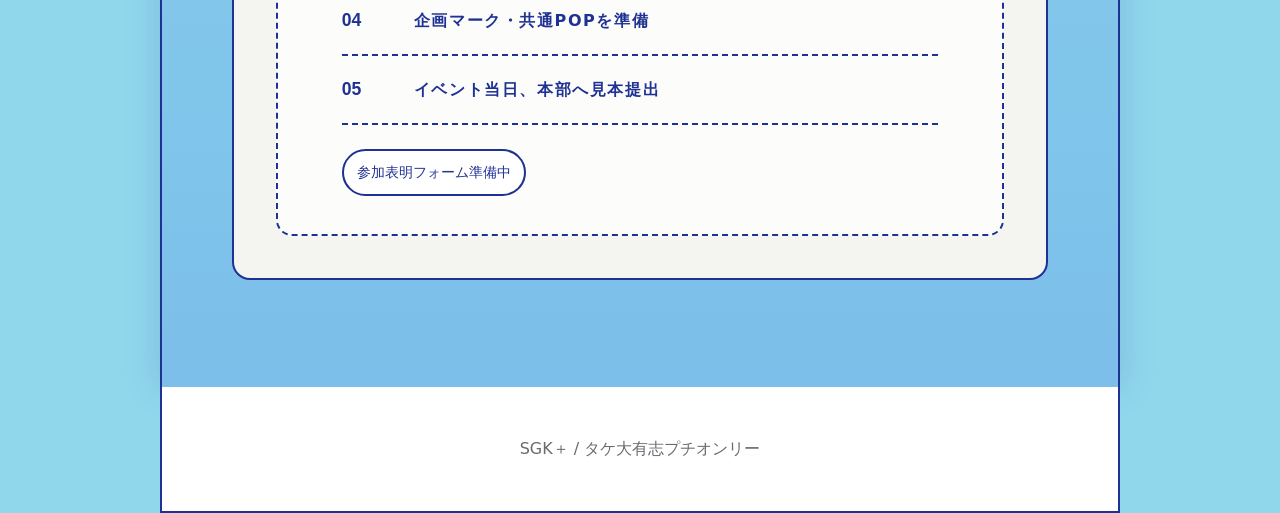
<file: sgk-plus-site/join.html>
<!doctype html>
<html lang="ja">
<head>
  <meta charset="utf-8">
  <meta name="viewport" content="width=device-width, initial-scale=1">
  <title>参加方法 | SGK＋</title>
  <link rel="stylesheet" href="assets/css/style.css">
</head>
<body>
  <header class="site-header">
    <a class="brand" href="index.html"><span class="brand-mark">＋</span><span>SGK</span></a>
    <button class="nav-toggle" type="button" aria-expanded="false" aria-controls="site-nav">Menu</button>
    <nav class="site-nav" id="site-nav">
      <a href="about.html">概要</a><a href="join.html">参加方法</a><a href="circles.html">サークル</a><a href="plans.html">当日企画</a><a href="news.html">お知らせ</a><a href="contact.html">問い合わせ</a>
    </nav>
  </header>
  <main class="subpage">
    <section class="page-hero reveal">
      <p class="eyebrow">JOIN</p>
      <h1>参加方法</h1>
      <p>サークル参加・一般参加それぞれの流れをまとめています。</p>
    </section>
    <section class="section join-page">
      <div class="join-guide reveal reveal-card">
        <article class="join-box">
          <p class="join-label">GENERAL</p>
          <h2>一般参加</h2>
          <p>SGK＋への事前申込は不要です。親イベントの入場方法・注意事項に沿ってご来場ください。</p>
          <div class="join-note">
            <h3>当日できること</h3>
            <ul>
              <li>参加サークルの頒布物を楽しむ</li>
              <li>本部企画・ペーパーラリーなどに参加する</li>
              <li>サークル一覧や当日MAPを確認して巡る</li>
            </ul>
          </div>
          <p class="note">入場方法・会場ルールは親イベント公式情報をご確認ください。</p>
        </article>
        <article class="join-box">
          <p class="join-label">CIRCLE</p>
          <h2>サークル参加</h2>
          <p>SGK＋へサークル参加を希望される方は、親イベントへの申込後、参加表明フォームより登録をお願いします。</p>
          <div class="join-flow-list">
            <div><b>01</b><span>親イベントへサークル参加申込</span></div>
            <div><b>02</b><span>SGK＋参加表明フォームへ登録</span></div>
            <div><b>03</b><span>配置発表後、スペース番号を報告</span></div>
            <div><b>04</b><span>企画マーク・共通POPを準備</span></div>
            <div><b>05</b><span>イベント当日、本部へ見本提出</span></div>
          </div>
          <a class="button small" href="#">参加表明フォーム準備中</a>
        </article>
      </div>
    </section>
  </main>
  <footer class="site-footer"><p>SGK＋ / タケ大有志プチオンリー</p></footer>
  <script src="assets/js/main.js"></script>
</body>
</html>
</file>
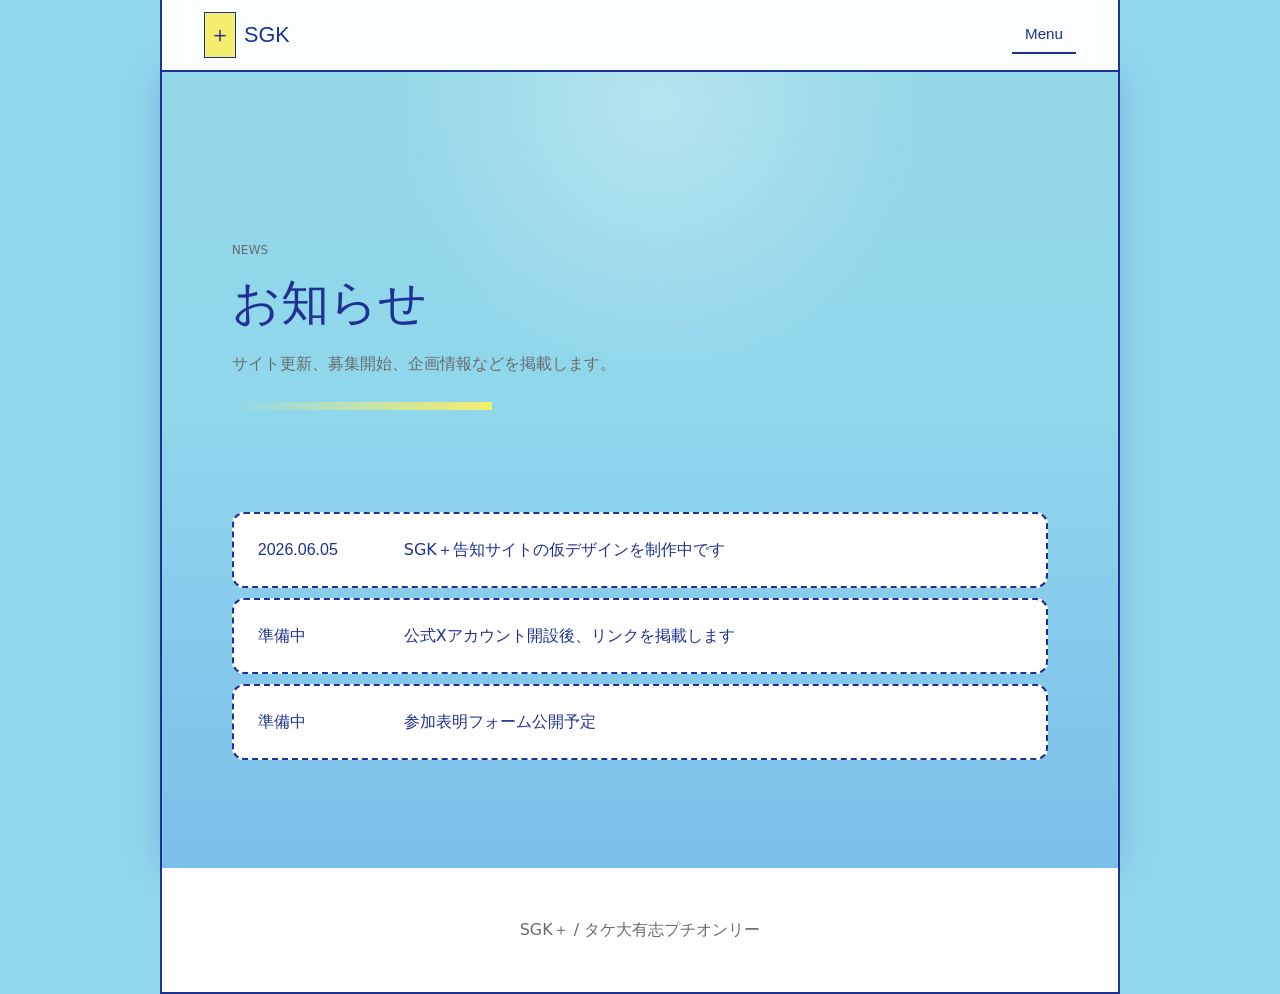
<file: sgk-plus-site/news.html>
<!doctype html>
<html lang="ja">
<head>
  <meta charset="utf-8">
  <meta name="viewport" content="width=device-width, initial-scale=1">
  <title>お知らせ | SGK＋</title>
  <link rel="stylesheet" href="assets/css/style.css">
</head>
<body>
  <header class="site-header">
    <a class="brand" href="index.html"><span class="brand-mark">＋</span><span>SGK</span></a>
    <button class="nav-toggle" type="button" aria-expanded="false" aria-controls="site-nav">Menu</button>
    <nav class="site-nav" id="site-nav">
      <a href="about.html">概要</a><a href="join.html">参加方法</a><a href="circles.html">サークル</a><a href="plans.html">当日企画</a><a href="news.html">お知らせ</a><a href="contact.html">問い合わせ</a>
    </nav>
  </header>
  <main class="subpage">
    <section class="page-hero reveal">
      <p class="eyebrow">NEWS</p>
      <h1>お知らせ</h1>
      <p>サイト更新、募集開始、企画情報などを掲載します。</p>
    </section>
    <section class="section news-list full">
      <a href="#" class="news-item reveal"><time>2026.06.05</time><span>SGK＋告知サイトの仮デザインを制作中です</span></a>
      <a href="#" class="news-item reveal"><time>準備中</time><span>公式Xアカウント開設後、リンクを掲載します</span></a>
      <a href="#" class="news-item reveal"><time>準備中</time><span>参加表明フォーム公開予定</span></a>
    </section>
  </main>
  <footer class="site-footer"><p>SGK＋ / タケ大有志プチオンリー</p></footer>
  <script src="assets/js/main.js"></script>
</body>
</html>
</file>
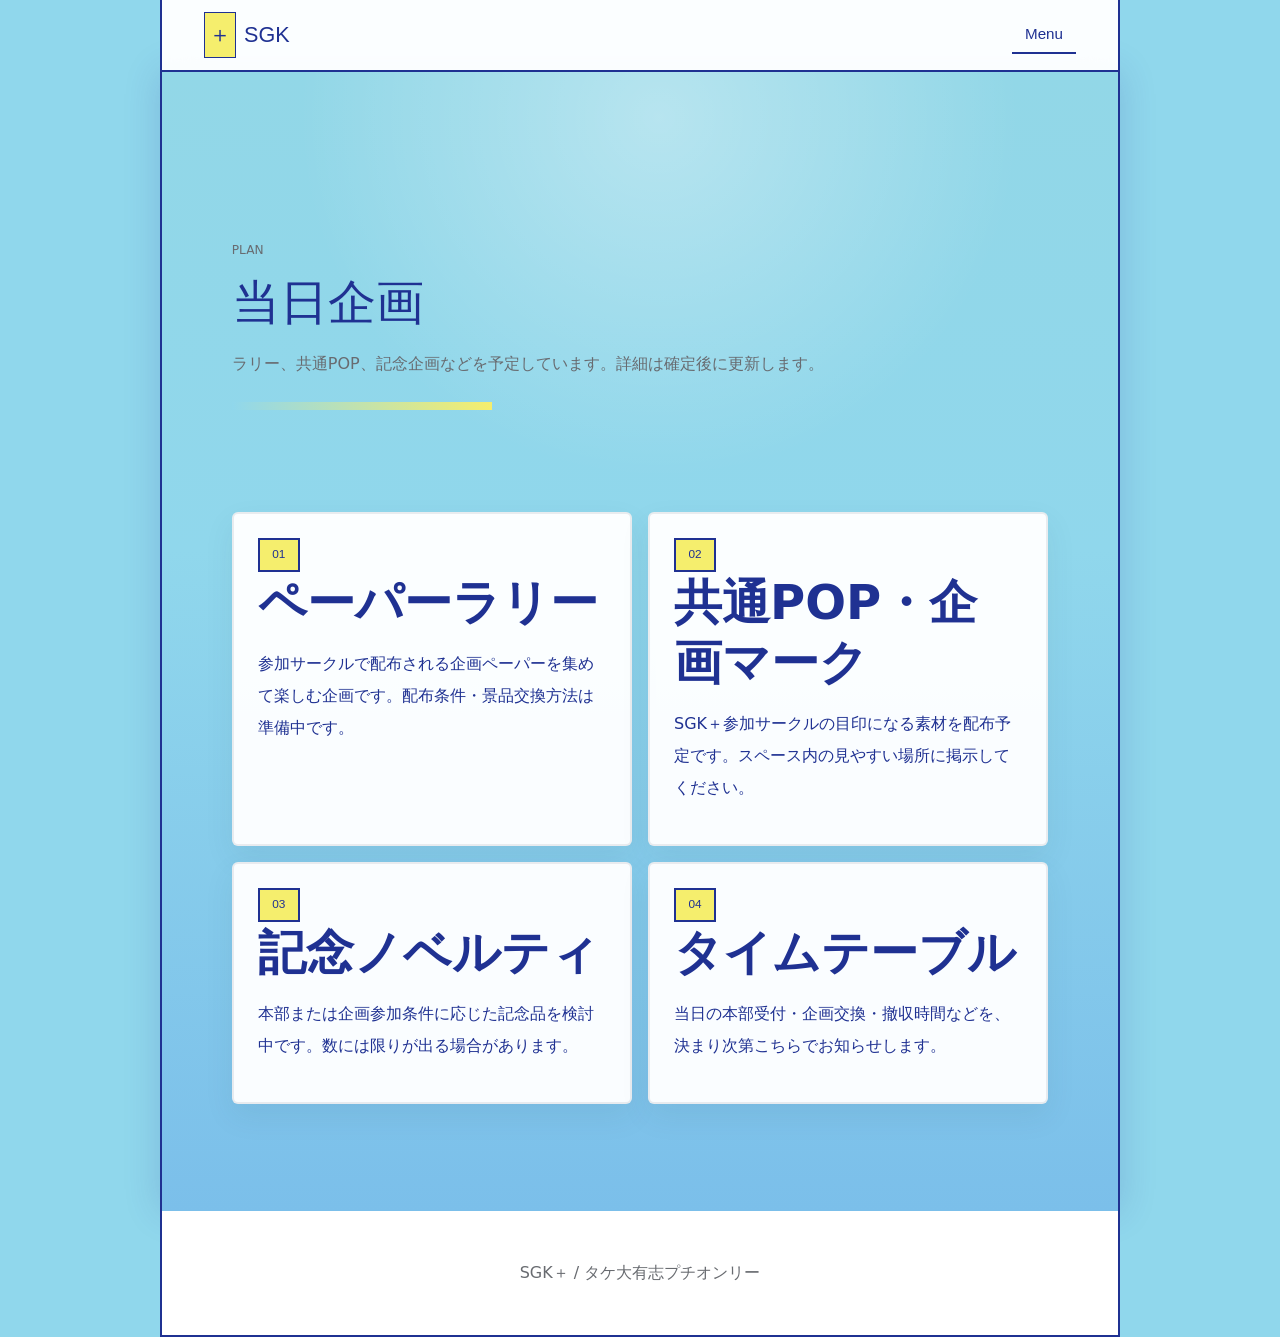
<file: sgk-plus-site/plans.html>
<!doctype html>
<html lang="ja">
<head>
  <meta charset="utf-8">
  <meta name="viewport" content="width=device-width, initial-scale=1">
  <title>当日企画 | SGK＋</title>
  <link rel="stylesheet" href="assets/css/style.css">
</head>
<body>
  <header class="site-header">
    <a class="brand" href="index.html"><span class="brand-mark">＋</span><span>SGK</span></a>
    <button class="nav-toggle" type="button" aria-expanded="false" aria-controls="site-nav">Menu</button>
    <nav class="site-nav" id="site-nav">
      <a href="about.html">概要</a><a href="join.html">参加方法</a><a href="circles.html">サークル</a><a href="plans.html">当日企画</a><a href="news.html">お知らせ</a><a href="contact.html">問い合わせ</a>
    </nav>
  </header>
  <main class="subpage">
    <section class="page-hero reveal">
      <p class="eyebrow">PLAN</p>
      <h1>当日企画</h1>
      <p>ラリー、共通POP、記念企画などを予定しています。詳細は確定後に更新します。</p>
    </section>
    <section class="section plan-grid">
      <article class="plan-card reveal"><span>01</span><h2>ペーパーラリー</h2><p>参加サークルで配布される企画ペーパーを集めて楽しむ企画です。配布条件・景品交換方法は準備中です。</p></article>
      <article class="plan-card reveal"><span>02</span><h2>共通POP・企画マーク</h2><p>SGK＋参加サークルの目印になる素材を配布予定です。スペース内の見やすい場所に掲示してください。</p></article>
      <article class="plan-card reveal"><span>03</span><h2>記念ノベルティ</h2><p>本部または企画参加条件に応じた記念品を検討中です。数には限りが出る場合があります。</p></article>
      <article class="plan-card reveal"><span>04</span><h2>タイムテーブル</h2><p>当日の本部受付・企画交換・撤収時間などを、決まり次第こちらでお知らせします。</p></article>
    </section>
  </main>
  <footer class="site-footer"><p>SGK＋ / タケ大有志プチオンリー</p></footer>
  <script src="assets/js/main.js"></script>
</body>
</html>
</file>
<file: assets/css/style.css>
:root {
  --blue: #19aee4;
  --blue-deep: #006f9e;
  --blue-pale: #bdefff;
  --yellow: #f5ee6d;
  --yellow-soft: #fff6a6;
  --green: #8bd017;
  --ink: #22211f;
  --muted: #686b70;
  --line: #c9e8f6;
  --paper: #ffffff;
  --shadow: 0 12px 30px rgba(39, 72, 84, .08);
  --radius: 6px;
  --space: clamp(22px, 4vw, 56px);
  --max: 1120px;
  --font-body: "Tsukushi A Round Gothic", "Tsukushi B Round Gothic", "筑紫A丸ゴシック", "筑紫B丸ゴシック", "Hiragino Maru Gothic ProN", "Hiragino Sans", "Yu Gothic", "Noto Sans JP", system-ui, sans-serif;
  --font-heading-ja: "A1 Gothic", "A1ゴシック", "Hiragino Sans", "Yu Gothic", "Noto Sans JP", system-ui, sans-serif;
  --font-heading-en: "Futura", "Futura PT", "Avenir Next", "Montserrat", "Helvetica Neue", Arial, sans-serif;
}

/* Centered poster layout: blue outer field + white scroll column */
:root {
  --blue: #90D7EC;
  --blue-deep: #1F3192;
  --ink: #1F3192;
  --line: #1F3192;
}

body {
  background: var(--blue);
  color: var(--ink);
}

.motion-parts,
.hero-parts,
.section-parts,
.local-parts,
.deco,
.hero::before,
.hero::after,
.notice-section::before,
.notice-section::after,
.scroll-poster::before {
  display: none;
}

.site-header,
main,
.site-footer {
  width: min(960px, 100%);
  margin-inline: auto;
}

.site-header {
  background: rgba(255, 255, 255, .96);
  border-inline: 2px solid var(--ink);
  border-bottom: 2px solid var(--ink);
}

main {
  background: #fff;
  border-inline: 2px solid var(--ink);
  box-shadow: 0 0 34px rgba(31, 49, 146, .18);
}

.site-footer {
  background: #fff;
  border: 2px solid var(--ink);
  border-top: 0;
}

.hero,
.quick-info,
.notice-section,
.notice-section.blue,
.notice-section.yellow,
.scroll-poster {
  background: #fff;
}

.hero {
  min-height: calc(100svh - 72px);
  padding-inline: clamp(18px, 5vw, 54px);
  border-bottom: 2px solid var(--ink);
}

.hero-bg {
  background: transparent;
}

.hero::selection,
main::selection {
  background: var(--yellow);
}

.hero-label,
.hero-sub,
.hero-facts span,
.quick-info p,
.memo-paper,
.notice-panel,
.big-step,
.guide-card,
.x-area,
.news-item,
.phone-card,
.scroll-chapter {
  border-color: var(--ink);
  color: var(--ink);
}

.hero-label,
.hero-facts span,
.quick-info p,
.notice-panel,
.big-step,
.guide-card,
.x-area,
.news-item,
.phone-card,
.scroll-chapter {
  background: #fff;
}

.hero-label {
  border: 2px solid var(--ink);
  border-radius: 0;
}

.hero-sub {
  border-color: var(--ink);
}

.quick-info {
  padding: 28px clamp(18px, 5vw, 54px);
  border-bottom: 2px solid var(--ink);
}

.quick-info-inner {
  width: 100%;
}

.quick-info p {
  border-radius: 0;
  box-shadow: none;
}

.notice-section {
  padding: clamp(64px, 8vw, 104px) clamp(18px, 5vw, 54px);
  border-bottom: 2px solid var(--ink);
}

.notice-title span {
  color: var(--ink);
  font-family: var(--font-heading-en);
}

.notice-title h2 {
  color: var(--ink);
}

.notice-panel,
.big-step,
.guide-card,
.x-area,
.news-item,
.phone-card,
.scroll-chapter {
  border: 2px solid var(--ink);
  border-radius: 0;
  box-shadow: none;
}

.notice-panel.with-sd {
  padding-inline: clamp(28px, 9vw, 110px);
}

.info-list div {
  border-bottom: 1px solid rgba(31, 49, 146, .28);
}

.big-step:not(:last-child)::after {
  border-color: var(--ink);
}

.button {
  border-color: var(--ink);
  color: var(--ink);
  background: #fff;
}

.button.primary {
  background: var(--ink);
  color: #fff;
}

.scroll-poster {
  width: 100%;
  padding-inline: clamp(18px, 5vw, 54px);
  border-bottom: 2px solid var(--ink);
  color: var(--ink);
}

.phone-card {
  background: #fff;
}

.phone-card::before {
  display: none;
}

.scroll-chapter {
  background: #fff;
}

.scroll-chapter p,
.section p,
.page-hero p {
  color: var(--ink);
}

.x-area {
  width: calc(100% - clamp(36px, 10vw, 108px));
  margin-top: clamp(54px, 8vw, 94px);
  margin-bottom: clamp(54px, 8vw, 94px);
}

.brand,
.quick-info b,
.info-list dt,
.phone-kicker,
.scroll-chapter span,
.section-kicker,
.news-item time {
  color: var(--ink);
}

.line-object {
  position: relative;
  z-index: 2;
  width: fit-content;
  margin: 0 auto clamp(22px, 4vw, 40px);
  padding: 13px 46px;
  background: #fff;
  border: 2px solid var(--ink);
  color: var(--ink);
  font-family: var(--font-heading-en);
  font-size: .9rem;
}

.line-object::before {
  content: "";
  position: absolute;
  inset: -12px -26px auto 26px;
  height: 24px;
  border: 2px solid var(--ink);
  border-bottom: 0;
  z-index: -1;
}

.object-corner {
  margin-left: 0;
  transform: rotate(-2deg);
}

.object-label {
  transform: rotate(1deg);
}

@media (max-width: 900px) {
  .site-header,
  main,
  .site-footer {
    width: min(100%, 720px);
  }

  .site-header,
  main,
  .site-footer {
    border-inline: 0;
  }

  .scroll-poster {
    padding-inline: 18px;
  }
}

* {
  box-sizing: border-box;
}

html {
  scroll-behavior: smooth;
  overflow-x: hidden;
}

body {
  margin: 0;
  color: var(--ink);
  background: var(--blue);
  font-family: var(--font-body);
  line-height: 2;
  letter-spacing: 0;
  font-weight: 400;
  overflow-x: hidden;
}

body * {
  letter-spacing: 0;
}

a {
  color: inherit;
  text-decoration: none;
}

img {
  max-width: 100%;
  display: block;
}

.site-header {
  position: sticky;
  top: 0;
  z-index: 20;
  display: flex;
  align-items: center;
  justify-content: space-between;
  min-height: 72px;
  padding: 12px clamp(16px, 4vw, 42px);
  background: rgba(251, 250, 243, .88);
  border-bottom: 1px solid rgba(34, 33, 31, .1);
  backdrop-filter: blur(18px);
}

.brand {
  display: inline-flex;
  align-items: center;
  gap: 8px;
  font-weight: 500;
  font-size: 1.35rem;
  color: var(--blue-deep);
  font-family: var(--font-heading-en);
}

.brand-mark {
  display: grid;
  place-items: center;
  width: 32px;
  aspect-ratio: 1;
  color: var(--ink);
  background: var(--yellow);
  border: 1px solid var(--ink);
  box-shadow: none;
}

.site-nav {
  position: absolute;
  top: calc(100% + 10px);
  right: clamp(16px, 4vw, 42px);
  display: none;
  min-width: min(300px, calc(100vw - 32px));
  padding: 14px;
  background: var(--ink);
  border: 2px solid var(--ink);
  box-shadow: 10px 10px 0 rgba(255, 255, 255, .35);
  font-size: .9rem;
  font-weight: 400;
  font-family: var(--font-heading-ja);
}

.site-nav.is-open {
  display: grid;
  gap: 8px;
}

.site-nav a {
  padding: 13px 16px;
  border-radius: 0;
  background: transparent;
  color: #fff;
  border: 1px solid rgba(255, 255, 255, .3);
}

.site-nav a:hover {
  background: #fff;
  color: var(--ink);
}

.nav-toggle {
  display: inline-flex;
  align-items: center;
  justify-content: center;
  appearance: none;
  border: 0;
  background: transparent;
  color: var(--ink);
  min-width: 64px;
  min-height: 38px;
  padding: 0 0 2px;
  font-weight: 500;
  font-family: var(--font-heading-en);
  font-size: .95rem;
  border-bottom: 2px solid var(--ink);
  box-shadow: none;
}

.hero {
  position: relative;
  min-height: calc(100svh - 72px);
  overflow: hidden;
  display: grid;
  place-items: center;
  padding: 44px 18px 108px;
  isolation: isolate;
}

.hero-bg {
  position: absolute;
  inset: 0;
  z-index: -3;
  background:
    radial-gradient(circle at 28% 44%, rgba(245, 238, 109, .28) 0 16%, transparent 16.3%),
    radial-gradient(circle at 82% 34%, rgba(255, 255, 255, .18) 0 18%, transparent 18.3%),
    linear-gradient(105deg, #16a7dc 0%, #21bceb 58%, #0795ca 100%);
}

.hero::before {
  content: "";
  position: absolute;
  width: min(1060px, 92vw);
  height: min(560px, 70vh);
  left: 50%;
  top: 50%;
  transform: translate(-50%, -48%) rotate(-2.4deg);
  z-index: -2;
  background: rgba(255, 255, 255, .24);
  border: 1px solid rgba(34, 33, 31, .08);
  border-radius: 0;
  box-shadow: none;
}

.hero::after {
  content: "";
  position: absolute;
  inset: auto 0 0 0;
  height: 95px;
  background: var(--blue);
  clip-path: polygon(0 34%, 100% 0, 100% 100%, 0 100%);
  z-index: -2;
}

.hero-inner {
  width: min(820px, 92vw);
  padding: clamp(18px, 4vw, 36px);
  text-align: center;
  background: transparent;
  border: 0;
  box-shadow: none;
  backdrop-filter: none;
}

.hero-character {
  position: absolute;
  z-index: -1;
  width: clamp(230px, 24vw, 350px);
  filter: saturate(1.04) contrast(1.02) drop-shadow(0 14px 18px rgba(39, 72, 84, .12));
}

.hero-daisuke {
  left: clamp(-36px, 6vw, 96px);
  bottom: clamp(24px, 6vw, 72px);
}

.hero-takeru {
  right: clamp(-34px, 7vw, 104px);
  bottom: clamp(72px, 9vw, 118px);
  top: auto;
}

.eyebrow,
.section-kicker {
  margin: 0 0 10px;
  color: var(--blue-deep);
  font-size: .76rem;
  font-weight: 500;
  letter-spacing: 0;
  text-transform: uppercase;
}

.hero-label {
  display: inline-block;
  margin: 0 0 12px;
  padding: 9px 24px;
  border: 1px solid rgba(34, 33, 31, .38);
  border-radius: 999px;
  background: rgba(255, 255, 255, .68);
  color: var(--ink);
  font-size: .82rem;
  font-weight: 500;
  letter-spacing: 0;
  font-family: var(--font-heading-en);
}

.logo-title {
  width: min(660px, 86vw);
  margin: 0 auto;
  line-height: 0;
  display: flex;
  justify-content: center;
}

.logo-title img {
  width: 100%;
  height: auto;
  display: block;
  object-fit: contain;
}

.hero-event-info {
  display: grid;
  gap: 18px;
  justify-items: center;
  margin-top: clamp(34px, 5vw, 62px);
  color: var(--ink);
  text-align: center;
}

.hero-event-info p {
  margin: 0;
}

.hero-event-info span {
  display: block;
  margin-bottom: 4px;
  font-family: var(--font-heading-ja);
  font-size: clamp(.9rem, 2vw, 1.05rem);
}

.hero-event-info span::before,
.hero-event-info span::after {
  content: "-";
  margin: 0 .35em;
}

.hero-event-info b {
  display: block;
  font-family: var(--font-heading-en);
  font-size: clamp(1.25rem, 3vw, 2rem);
  line-height: 1.45;
  font-weight: 500;
}

.hero-sub {
  display: inline-block;
  margin: 8px 0 10px;
  padding: 0;
  background: transparent;
  color: var(--ink);
  border: 0;
  font-weight: 500;
  font-size: clamp(.95rem, 2.2vw, 1.18rem);
  font-family: var(--font-heading-ja);
}

.hero-copy {
  margin: 0;
  color: var(--blue-deep);
  font-size: clamp(1.05rem, 3vw, 1.45rem);
  font-weight: 500;
  font-family: var(--font-heading-ja);
}

.hero-facts {
  display: flex;
  flex-wrap: wrap;
  justify-content: center;
  gap: 8px;
  margin: 20px 0 0;
}

.hero-facts:empty {
  display: none;
}

.hero-facts span {
  padding: 10px 16px;
  background: rgba(255, 255, 255, .72);
  border: 1px solid rgba(34, 33, 31, .18);
  font-weight: 500;
}

.cta-row {
  display: flex;
  flex-wrap: wrap;
  justify-content: center;
  gap: 12px;
  margin-top: 26px;
}

.button {
  display: inline-flex;
  align-items: center;
  justify-content: center;
  min-height: 46px;
  padding: 12px 24px;
  border: 2px solid var(--ink);
  border-radius: 999px;
  font-weight: 400;
  font-family: var(--font-heading-ja);
  box-shadow: none;
  transition: transform .2s ease, box-shadow .2s ease;
}

.button:hover {
  transform: translate(-2px, -2px);
  box-shadow: 0 8px 18px rgba(39, 72, 84, .12);
}

.button.primary {
  background: var(--ink);
  color: #fff;
}

.button.secondary,
.button.small {
  background: #fff;
  color: var(--ink);
}

.button.small {
  min-height: 38px;
  padding: 7px 13px;
  font-size: .9rem;
}

.scroll-note {
  position: absolute;
  left: 50%;
  bottom: 18px;
  transform: translateX(-50%);
  color: var(--blue-deep);
  font-size: .72rem;
  font-weight: 400;
  letter-spacing: 0;
}

.motion-parts {
  position: absolute;
  inset: 0;
  pointer-events: none;
  z-index: 0;
}

.hero-parts {
  z-index: -1;
}

.deco {
  position: absolute;
  display: block;
  opacity: .95;
  will-change: transform;
}

.deco-ticket {
  padding: 9px 18px;
  background: var(--yellow);
  border: 1px solid rgba(34, 33, 31, .24);
  color: var(--ink);
  font-size: .88rem;
  font-family: var(--font-heading-en);
}

.hero-parts .deco-ticket {
  left: 18%;
  top: 18%;
  transform: rotate(-8deg);
}

.deco-plus {
  right: 18%;
  top: 22%;
  color: #fff;
  font-size: clamp(3rem, 8vw, 7rem);
  font-weight: 300;
}

.deco-small-plus {
  color: var(--yellow);
  font-size: clamp(2.6rem, 6vw, 4.6rem);
  font-weight: 300;
}

.deco-line {
  width: 180px;
  height: 1px;
  background: rgba(255, 255, 255, .75);
  transform: rotate(-12deg);
}

.hero-parts .deco-line {
  right: 12%;
  bottom: 20%;
}

.section-parts {
  z-index: 1;
}

.deco-frame {
  width: clamp(80px, 12vw, 150px);
  aspect-ratio: 1.2;
  background: transparent;
  border: 3px solid var(--ink);
  box-shadow: 10px 10px 0 rgba(255, 255, 255, .35);
}

.section-parts .deco-frame {
  left: clamp(18px, 8vw, 120px);
  top: 44px;
  transform: rotate(9deg);
}

.section-parts .deco-small-plus {
  right: clamp(20px, 9vw, 130px);
  bottom: 54px;
}

.deco-ribbon {
  width: 160px;
  height: 34px;
  background: var(--ink);
  transform: rotate(-8deg);
}

.join-parts .deco-ribbon {
  right: clamp(24px, 10vw, 160px);
  top: 64px;
}

.join-parts .deco-ticket {
  left: clamp(20px, 7vw, 110px);
  bottom: 86px;
  transform: rotate(8deg);
}

.local-parts {
  z-index: -1;
}

.local-parts .deco-line {
  left: 6%;
  top: 18px;
}

.local-parts .deco-small-plus {
  right: 5%;
  bottom: 4px;
}

.contents-parts .deco-frame {
  right: clamp(18px, 8vw, 120px);
  left: auto;
  top: 44px;
  transform: rotate(-8deg);
}

.contents-parts .deco-ribbon {
  left: clamp(24px, 10vw, 160px);
  bottom: 72px;
  transform: rotate(6deg);
}

.quick-info {
  background: var(--blue);
  color: var(--ink);
  padding: 24px 16px;
}

.quick-info-inner {
  width: min(var(--max), 100%);
  margin: 0 auto;
  display: grid;
  grid-template-columns: repeat(3, 1fr);
  gap: 14px;
}

.memo-paper {
  position: relative;
  width: min(760px, 100%);
  margin: 0 auto;
  padding: clamp(26px, 4vw, 46px);
  background: #fff;
  border: 2px solid var(--ink);
  border-radius: 18px;
  color: var(--ink);
  box-shadow: none;
}

.memo-paper::before {
  content: "";
  position: absolute;
  left: -28px;
  top: 28px;
  width: 52px;
  height: 18px;
  background: var(--yellow);
  border: 2px solid var(--ink);
  transform: rotate(-7deg);
}

.memo-paper p {
  margin: 0;
  font-size: clamp(1rem, 2vw, 1.28rem);
  line-height: 2;
}

.memo-paper p + p {
  margin-top: 1em;
}

.memo-slide {
  transform: translateX(-110px) rotate(-2.5deg);
}

.memo-slide.is-visible {
  transform: translateX(0) rotate(-1deg);
}

.quick-info p {
  margin: 0;
  padding: 18px;
  background: #fff;
  color: var(--ink);
  border: 2px solid var(--ink);
  border-radius: var(--radius);
  box-shadow: 6px 6px 0 rgba(34, 33, 31, .16);
}

.quick-info b,
.quick-info span {
  display: block;
}

.quick-info b {
  color: var(--blue-deep);
  font-size: .78rem;
  font-family: var(--font-heading-ja);
}

.quick-info span {
  font-weight: 500;
}

.scroll-poster {
  position: relative;
  display: grid;
  grid-template-columns: minmax(260px, 420px) minmax(0, 1fr);
  gap: clamp(28px, 7vw, 96px);
  width: min(1180px, calc(100% - 32px));
  margin: 0 auto;
  padding: clamp(70px, 9vw, 120px) 0;
  color: #fff;
}

.scroll-poster::before {
  content: "";
  position: absolute;
  inset: 36px -8px;
  z-index: -1;
  background:
    linear-gradient(rgba(255, 255, 255, .22) 1px, transparent 1px),
    linear-gradient(90deg, rgba(255, 255, 255, .22) 1px, transparent 1px);
  background-size: 30px 30px;
  opacity: .72;
}

.scroll-phone {
  position: sticky;
  top: 106px;
  align-self: start;
  display: grid;
  place-items: center;
  min-height: min(72vh, 680px);
}

.phone-card {
  position: relative;
  width: min(340px, 78vw);
  aspect-ratio: .64;
  padding: 34px 26px;
  overflow: hidden;
  background:
    radial-gradient(circle at 30% 24%, rgba(245, 238, 109, .45) 0 22%, transparent 22.4%),
    #fff;
  color: var(--ink);
  border: 1px solid rgba(255, 255, 255, .9);
  box-shadow: 0 22px 50px rgba(0, 72, 104, .24);
}

.phone-card::before {
  content: "";
  position: absolute;
  inset: 18px;
  border: 1px solid var(--ink);
  background: transparent;
  pointer-events: none;
}

.phone-kicker,
.phone-card h2,
.phone-card p,
.phone-card img {
  position: relative;
  z-index: 1;
}

.phone-kicker {
  margin: 0 0 10px;
  color: var(--blue-deep);
  font-size: .9rem;
}

.phone-card h2 {
  margin: 0;
  font-size: clamp(2.2rem, 6vw, 4.2rem);
  line-height: 1.05;
  font-weight: 400;
}

.phone-card p {
  margin: 12px 0 0;
  line-height: 1.7;
}

.phone-card img {
  position: absolute;
  right: 12px;
  bottom: 14px;
  width: min(170px, 46%);
  max-height: 45%;
  object-fit: contain;
  filter: drop-shadow(0 12px 16px rgba(39, 72, 84, .16));
  animation: phoneFloat 4.8s ease-in-out infinite;
}

.phone-card.is-changing {
  animation: phoneSwap .42s ease;
}

.scroll-chapters {
  display: grid;
  gap: clamp(38px, 12vh, 120px);
  padding: 10vh 0 18vh;
}

.scroll-chapter {
  min-height: 48vh;
  display: grid;
  align-content: center;
  padding: clamp(28px, 5vw, 54px);
  background: rgba(255, 255, 255, .9);
  color: var(--ink);
  border: 1px solid rgba(255, 255, 255, .8);
  transform: rotate(-.8deg);
  transition: transform .4s ease, background .4s ease;
}

.scroll-chapter:nth-child(2) {
  transform: rotate(1deg);
}

.scroll-chapter.is-active {
  background: #fff;
  transform: rotate(0) scale(1.02);
}

.scroll-chapter span {
  color: var(--blue-deep);
  font-size: .92rem;
}

.scroll-chapter h2 {
  margin: 6px 0 12px;
  font-size: clamp(1.8rem, 5vw, 3.8rem);
  line-height: 1.18;
  font-weight: 400;
}

.scroll-chapter p {
  margin: 0;
  color: var(--muted);
}

.notice-section {
  position: relative;
  padding: clamp(48px, 7vw, 86px) 16px;
  background: var(--blue);
  overflow: hidden;
}

.notice-section::after {
  content: "";
  position: absolute;
  inset: clamp(34px, 5vw, 64px) clamp(16px, 5vw, 72px);
  z-index: 0;
  background: rgba(255, 255, 255, .88);
  border: 2px solid var(--ink);
  box-shadow: 0 18px 40px rgba(0, 76, 110, .14);
  transform: rotate(-1.2deg);
  pointer-events: none;
}

.notice-section.blue {
  background: var(--blue);
}

.notice-section.yellow {
  background: var(--blue);
}

.notice-section::before {
  content: "";
  position: absolute;
  inset: 20px clamp(16px, 4vw, 52px);
  border: 1px solid rgba(255, 255, 255, .32);
  pointer-events: none;
}

.notice-section > * {
  position: relative;
  z-index: 1;
}

.notice-title {
  width: min(var(--max), 100%);
  margin: 0 auto 28px;
  text-align: center;
}

.notice-title img,
.image-head img,
.contact-title img {
  width: min(520px, 92%);
  height: auto;
  margin: 0 auto;
}

.image-head {
  align-items: center;
  justify-content: center;
  flex-direction: column;
  gap: 18px;
}

.contact-title {
  margin-bottom: 26px;
}

.simple-panel {
  display: grid;
  justify-items: center;
  gap: 22px;
  text-align: center;
}

.notice-title span {
  display: inline-flex;
  min-width: 0;
  justify-content: center;
  padding: 16px 34px;
  border: 0;
  border-radius: 0;
  color: var(--blue-deep);
  font-size: clamp(1.55rem, 5vw, 3.6rem);
  font-weight: 400;
  font-style: normal;
  letter-spacing: 0;
  font-family: var(--font-heading-en);
}

.notice-section.blue .notice-title span,
.notice-section.blue .notice-title h2 {
  color: var(--blue-deep);
}

.notice-title h2 {
  margin: 18px 0 0;
  font-size: clamp(1.25rem, 3vw, 2rem);
  font-weight: 500;
  color: var(--ink);
  font-family: var(--font-heading-ja);
}

.notice-panel,
.big-flow,
.guide-links {
  width: min(var(--max), 100%);
  margin: 0 auto;
}

.notice-panel {
  position: relative;
  padding: clamp(22px, 4vw, 40px);
  background: rgba(255, 255, 255, .9);
  border: 2px solid var(--ink);
  border-radius: 0;
  box-shadow: none;
}

.notice-panel.with-sd {
  padding-inline: clamp(24px, 9vw, 120px);
  overflow: visible;
}

.panel-sd {
  position: absolute;
  z-index: 2;
  width: clamp(88px, 12vw, 138px);
  filter: drop-shadow(0 10px 14px rgba(39, 72, 84, .14));
  pointer-events: none;
}

.panel-sd-left {
  left: clamp(-18px, 2vw, 24px);
  top: -34px;
  animation: sdFloatLeft 4.8s ease-in-out infinite;
}

.panel-sd-right {
  right: clamp(-18px, 2vw, 24px);
  bottom: -34px;
  animation: sdFloatRight 5.2s ease-in-out infinite;
}

.info-list {
  margin: 0;
}

.info-list div {
  display: grid;
  grid-template-columns: 170px 1fr;
  gap: 28px;
  padding: 20px 0;
  border-bottom: 1px solid rgba(34, 33, 31, .12);
}

.info-list div:last-child {
  border-bottom: 0;
}

.info-list dt {
  color: var(--blue-deep);
  font-weight: 500;
  font-family: var(--font-heading-ja);
}

.info-list dd {
  margin: 0;
  font-weight: 500;
}

.big-flow {
  position: relative;
  display: grid;
  gap: 18px;
}

.sd-flow {
  padding: 0 clamp(0px, 7vw, 84px);
}

.flow-sd {
  position: absolute;
  width: clamp(86px, 12vw, 136px);
  filter: drop-shadow(0 10px 14px rgba(39, 72, 84, .18));
  pointer-events: none;
}

.flow-sd-a {
  left: 0;
  top: 18%;
  animation: sdFloatFlowA 5.6s ease-in-out infinite;
}

.flow-sd-b {
  right: 0;
  bottom: 8%;
  animation: sdFloatFlowB 6s ease-in-out infinite;
}

.big-step {
  position: relative;
  display: grid;
  grid-template-columns: 58px 1fr;
  align-items: center;
  gap: 18px;
  padding: clamp(20px, 4vw, 34px);
  background: rgba(255, 255, 255, .9);
  border: 2px solid var(--ink);
  border-radius: 0;
  box-shadow: none;
}

.big-step:not(:last-child)::after {
  content: "";
  position: absolute;
  left: 50%;
  bottom: -15px;
  width: 20px;
  height: 20px;
  border-right: 2px solid rgba(34, 33, 31, .28);
  border-bottom: 2px solid rgba(34, 33, 31, .28);
  transform: translateX(-50%) rotate(45deg);
}

.big-step b {
  display: grid;
  place-items: center;
  width: 48px;
  aspect-ratio: 1;
  background: transparent;
  color: var(--blue-deep);
  border-radius: 0;
  border-right: 1px solid rgba(34, 33, 31, .2);
  font-size: 1.3rem;
}

.big-step p {
  margin: 0;
  color: var(--ink);
  font-size: clamp(1.05rem, 2.7vw, 1.55rem);
  font-weight: 500;
  font-family: var(--font-heading-ja);
}

.big-step small {
  display: block;
  margin-top: 4px;
  color: var(--muted);
  font-weight: 500;
}

.center-cta {
  width: min(var(--max), 100%);
  margin: 28px auto 0;
  text-align: center;
}

.guide-links {
  display: grid;
  grid-template-columns: repeat(4, 1fr);
  gap: 16px;
}

.guide-card {
  display: grid;
  gap: 6px;
  min-height: 130px;
  padding: 26px;
  background: rgba(255, 255, 255, .9);
  border: 2px solid var(--ink);
  border-radius: 0;
  box-shadow: none;
}

.guide-card b {
  font-size: 1.2rem;
  font-weight: 500;
  font-family: var(--font-heading-ja);
}

.guide-card span {
  color: var(--muted);
  font-weight: 500;
}

.section {
  width: min(var(--max), calc(100% - 32px));
  margin-inline: auto;
  padding: var(--space) 0;
}

.intro {
  text-align: center;
  padding-top: calc(var(--space) + 18px);
}

.intro h2,
.section h2,
.page-hero h1 {
  margin: 0 0 16px;
  line-height: 1.25;
  font-size: clamp(1.65rem, 4vw, 3rem);
  font-family: var(--font-heading-ja);
  font-weight: 500;
}

.intro p,
.page-hero p,
.section p {
  color: var(--muted);
}

.page-image-title {
  width: min(560px, 86%);
  margin: 0 auto 18px;
  line-height: 0;
}

.page-image-title img {
  width: 100%;
  height: auto;
}

.info-band {
  width: 100%;
  max-width: none;
  padding-inline: max(16px, calc((100% - var(--max)) / 2));
  background: var(--yellow-soft);
}

.ticket-grid,
.detail-grid,
.plan-grid,
.contact-grid,
.page-links {
  display: grid;
  grid-template-columns: repeat(4, 1fr);
  gap: 16px;
}

.ticket,
.detail-card,
.plan-card,
.contact-card,
.page-card,
.notice-box,
.empty-state,
.flow-card {
  background: rgba(255, 255, 255, .96);
  border: 2px solid rgba(23, 36, 51, .08);
  border-radius: var(--radius);
  box-shadow: var(--shadow);
}

.ticket {
  position: relative;
  padding: 22px;
  overflow: hidden;
}

.ticket::before {
  content: "";
  position: absolute;
  width: 54px;
  aspect-ratio: 1;
  right: -18px;
  top: -18px;
  background: var(--yellow);
  border-radius: 50%;
}

.ticket span,
.detail-card span,
.plan-card span,
.page-card span {
  display: block;
  color: var(--blue-deep);
  font-size: .74rem;
  font-weight: 500;
  letter-spacing: 0;
  font-family: var(--font-heading-en);
}

.ticket strong,
.detail-card strong,
.page-card strong {
  display: block;
  margin: 8px 0 5px;
  font-size: clamp(1.1rem, 2vw, 1.45rem);
  line-height: 1.3;
  font-family: var(--font-heading-ja);
  font-weight: 500;
}

.ticket small,
.page-card small {
  color: var(--muted);
  font-weight: 400;
}

.split {
  display: grid;
  grid-template-columns: minmax(0, 1.1fr) minmax(280px, .9fr);
  align-items: center;
  gap: clamp(22px, 5vw, 68px);
}

.text-link {
  display: inline-block;
  color: var(--blue-deep);
  font-weight: 500;
  font-family: var(--font-heading-ja);
  border-bottom: 4px solid var(--yellow);
}

.mini-flow {
  display: grid;
  gap: 12px;
}

.mini-flow div {
  display: flex;
  align-items: center;
  gap: 14px;
  padding: 18px 22px;
  background: #fff;
  border: 1px solid var(--line);
  box-shadow: 6px 6px 0 rgba(33, 174, 231, .16);
}

.mini-flow b,
.flow-card b {
  display: grid;
  place-items: center;
  width: 42px;
  aspect-ratio: 1;
  flex: 0 0 auto;
  background: var(--blue);
  color: #fff;
  border: 2px solid var(--ink);
  font-size: .9rem;
}

.mini-flow span {
  font-weight: 500;
  font-family: var(--font-heading-ja);
}

.section-head {
  display: flex;
  align-items: end;
  justify-content: space-between;
  gap: 16px;
  margin-bottom: 20px;
}

.news-list {
  position: relative;
  z-index: 2;
  display: grid;
  gap: 10px;
}

.news-float {
  position: absolute;
  z-index: 1;
  width: clamp(86px, 12vw, 138px);
  height: auto;
  pointer-events: none;
  filter: drop-shadow(0 12px 16px rgba(31, 49, 146, .14));
}

.news-float-left {
  left: clamp(-34px, -2vw, -12px);
  top: clamp(54px, 7vw, 88px);
  transform: rotate(-8deg);
  animation: newsFloatLeft 6.2s ease-in-out infinite;
}

.news-float-right {
  right: clamp(-32px, -2vw, -10px);
  bottom: clamp(22px, 4vw, 46px);
  transform: rotate(7deg);
  animation: newsFloatRight 6.8s ease-in-out infinite;
}

@keyframes newsFloatLeft {
  0%, 100% { translate: 0 0; rotate: 0deg; }
  50% { translate: 0 -12px; rotate: 3deg; }
}

@keyframes newsFloatRight {
  0%, 100% { translate: 0 0; rotate: 0deg; }
  50% { translate: 0 12px; rotate: -3deg; }
}

.news-item {
  display: grid;
  grid-template-columns: 130px 1fr;
  gap: 16px;
  align-items: center;
  padding: 20px 24px;
  background: #fff;
  border: 1px solid var(--line);
  border-radius: var(--radius);
}

.news-item time {
  color: var(--blue-deep);
  font-weight: 500;
  font-family: var(--font-heading-en);
}

.news-item span {
  font-weight: 500;
  font-family: var(--font-heading-ja);
}

.page-links {
  grid-template-columns: repeat(4, 1fr);
}

.page-card {
  position: relative;
  min-height: 190px;
  padding: 26px;
  overflow: hidden;
}

.page-card::after {
  content: "＋";
  position: absolute;
  right: 16px;
  bottom: -24px;
  color: rgba(33, 174, 231, .22);
  font-size: 6rem;
  font-weight: 400;
}

.x-area {
  display: grid;
  grid-template-columns: 1fr;
  align-items: center;
  gap: 22px;
  padding: clamp(28px, 5vw, 46px);
  background: rgba(255, 255, 255, .68);
  color: var(--ink);
  border: 2px solid var(--ink);
  border-radius: 0;
}

.x-area p {
  color: var(--muted);
}

.x-area .section-kicker {
  color: var(--blue-deep);
  font-family: var(--font-heading-en);
}

.site-footer {
  padding: 42px 16px;
  text-align: center;
  color: var(--muted);
  background: #fff;
  border-top: 1px solid var(--line);
}

.site-footer p {
  margin: 4px 0;
}

.subpage {
  padding-bottom: 56px;
}

.page-hero {
  display: grid;
  justify-items: center;
  width: min(var(--max), calc(100% - 32px));
  margin: 0 auto;
  padding: clamp(64px, 9vw, 112px) 0 var(--space);
  text-align: center;
}

.page-hero::after {
  display: none;
}

.page-hero p {
  max-width: 760px;
  margin-inline: auto;
  color: var(--ink) !important;
  text-align: center;
}

.detail-card,
.plan-card,
.contact-card {
  padding: 24px;
}

.detail-grid {
  grid-template-columns: repeat(3, 1fr);
}

.side-sd {
  width: min(300px, 70vw);
  margin: 0 auto;
  filter: drop-shadow(0 18px 28px rgba(4, 112, 168, .18));
}

.flow-list {
  display: grid;
  gap: 14px;
}

.flow-card {
  display: grid;
  grid-template-columns: 54px 220px 1fr;
  gap: 18px;
  align-items: center;
  padding: 20px;
}

.flow-card h3 {
  margin: 0;
  font-size: 1.12rem;
  font-family: var(--font-heading-ja);
  font-weight: 500;
}

.flow-card p {
  margin: 0;
}

.note,
.notice-box {
  border-left: 6px solid var(--yellow);
}

.plan-grid {
  grid-template-columns: repeat(2, 1fr);
}

.plan-card {
  min-height: 220px;
}

.plan-card span {
  width: 42px;
  padding: 3px 0;
  text-align: center;
  background: var(--yellow);
  color: var(--ink);
  border: 2px solid var(--ink);
}

.contact-grid {
  grid-template-columns: repeat(2, 1fr);
}

.notice-box {
  padding: 24px;
}

.empty-state {
  display: grid;
  place-items: center;
  min-height: 420px;
  padding: 28px;
  text-align: center;
  overflow: hidden;
}

.empty-state img {
  width: 260px;
  height: 180px;
  object-fit: cover;
  object-position: top;
  opacity: .95;
  margin-bottom: 20px;
}

.circle-section {
  max-width: 1220px;
}

.circle-tools {
  display: flex;
  flex-wrap: wrap;
  justify-content: center;
  gap: 10px;
  margin-bottom: 28px;
}

.chip {
  appearance: none;
  border: 2px solid var(--ink);
  border-radius: 999px;
  background: #fff;
  padding: 10px 22px;
  color: var(--ink);
  font-weight: 500;
  font-family: var(--font-heading-ja);
}

.chip.is-active {
  background: var(--yellow);
}

.circle-grid {
  display: grid;
  grid-template-columns: repeat(3, 1fr);
  gap: 18px;
}

.circle-card {
  position: relative;
  min-height: 430px;
  overflow: hidden;
  border: 2px solid var(--ink);
  border-radius: var(--radius);
  background: #fff;
  box-shadow: 10px 10px 0 rgba(33, 174, 231, .22);
  transition: transform .28s ease, box-shadow .28s ease;
}

.circle-card:hover {
  transform: translateY(-8px);
  box-shadow: 14px 18px 0 rgba(255, 228, 92, .75);
}

.circle-no {
  position: absolute;
  z-index: 2;
  left: 18px;
  top: 18px;
  display: grid;
  place-items: center;
  width: 52px;
  aspect-ratio: 1;
  background: var(--ink);
  color: #fff;
  border-radius: 50%;
  font-weight: 500;
}

.circle-visual {
  display: grid;
  place-items: center;
  height: 230px;
  background: var(--blue);
  border-bottom: 2px solid var(--ink);
}

.circle-visual.yellow {
  background: var(--yellow);
}

.circle-visual.cut-template {
  height: 270px;
  background: #f7f8fb;
}

.circle-visual img {
  width: 150px;
  max-height: 210px;
  object-fit: contain;
  filter: drop-shadow(0 14px 18px rgba(23, 36, 51, .22));
  transition: transform .28s ease;
}

.circle-visual.cut-template img {
  width: min(190px, 78%);
  max-height: 240px;
  filter: none;
}

.circle-card:hover .circle-visual img {
  transform: scale(1.08) rotate(-2deg);
}

.circle-body {
  padding: 24px;
}

.circle-space {
  margin: 0 0 4px;
  color: var(--blue-deep);
  font-weight: 500;
  font-family: var(--font-heading-en);
}

.circle-body h2 {
  margin: 0 0 8px;
  font-size: 1.45rem;
  font-family: var(--font-heading-ja);
  font-weight: 500;
}

.circle-tags {
  display: flex;
  flex-wrap: wrap;
  gap: 7px;
  margin-top: 14px;
}

.circle-tags span {
  padding: 4px 10px;
  background: var(--blue-pale);
  border-radius: 999px;
  color: var(--blue-deep);
  font-size: .8rem;
  font-weight: 500;
  font-family: var(--font-heading-ja);
}

.float-a {
  animation: floatA 5.8s ease-in-out infinite;
}

.float-b {
  animation: floatB 6.4s ease-in-out infinite;
}

.reveal {
  opacity: 0;
  transform: translateY(22px);
  transition: opacity .85s cubic-bezier(.2, .8, .2, 1), transform .85s cubic-bezier(.2, .8, .2, 1);
}

.reveal.is-visible {
  opacity: 1;
  transform: translateY(0);
}

.reveal-title {
  transform: translateY(28px) rotate(-2deg);
}

.reveal-card {
  transform: translateY(34px) scale(.96) rotate(1.4deg);
}

.reveal-pop {
  transform: translateY(26px) scale(.92);
}

.reveal-left {
  transform: translateX(-34px) rotate(-1.2deg);
}

.reveal-right {
  transform: translateX(34px) rotate(1.2deg);
}

.reveal-title.is-visible,
.reveal-card.is-visible,
.reveal-pop.is-visible,
.reveal-left.is-visible,
.reveal-right.is-visible {
  transform: translate(0, 0) scale(1) rotate(0);
}

.quick-info-inner .reveal:nth-child(2),
.guide-links .reveal:nth-child(2),
.big-flow .reveal:nth-child(2) {
  transition-delay: .08s;
}

.quick-info-inner .reveal:nth-child(3),
.guide-links .reveal:nth-child(3),
.big-flow .reveal:nth-child(3) {
  transition-delay: .16s;
}

.guide-links .reveal:nth-child(4),
.big-flow .reveal:nth-child(4) {
  transition-delay: .24s;
}

.big-flow .reveal:nth-child(5) {
  transition-delay: .32s;
}

@keyframes floatA {
  0%, 100% { transform: translateY(0) rotate(-2deg); }
  50% { transform: translateY(-14px) rotate(1deg); }
}

@keyframes floatB {
  0%, 100% { transform: translateY(0) rotate(2deg); }
  50% { transform: translateY(16px) rotate(-1deg); }
}

@keyframes sdFloatLeft {
  0%, 100% { transform: translateY(0) rotate(-8deg); }
  50% { transform: translateY(-14px) rotate(-3deg); }
}

@keyframes sdFloatRight {
  0%, 100% { transform: translateY(0) rotate(7deg); }
  50% { transform: translateY(13px) rotate(3deg); }
}

@keyframes sdFloatFlowA {
  0%, 100% { transform: translateX(-38%) translateY(0) rotate(-10deg); }
  50% { transform: translateX(-38%) translateY(-16px) rotate(-5deg); }
}

@keyframes sdFloatFlowB {
  0%, 100% { transform: translateX(35%) translateY(0) rotate(9deg); }
  50% { transform: translateX(35%) translateY(15px) rotate(4deg); }
}

@keyframes phoneFloat {
  0%, 100% { transform: translateY(0) rotate(2deg); }
  50% { transform: translateY(-12px) rotate(-1deg); }
}

@keyframes phoneSwap {
  0% { transform: translateY(0) scale(1); }
  45% { transform: translateY(10px) scale(.97); }
  100% { transform: translateY(0) scale(1); }
}

@media (max-width: 900px) {
  .site-nav {
    top: calc(100% + 10px);
    right: 16px;
    left: 16px;
    min-width: 0;
    grid-template-columns: repeat(2, 1fr);
  }

  .hero {
    min-height: auto;
    padding-top: 42px;
  }

  .hero-inner {
    margin-top: 130px;
  }

  .hero-character {
    width: 210px;
  }

  .hero-daisuke {
    left: -38px;
    top: 72px;
    bottom: auto;
  }

  .hero-takeru {
    right: -42px;
    top: 94px;
  }

  .ticket-grid,
  .detail-grid,
  .page-links {
    grid-template-columns: repeat(2, 1fr);
  }

  .scroll-poster {
    grid-template-columns: 1fr;
  }

  .scroll-phone {
    position: relative;
    top: auto;
    min-height: auto;
  }

  .phone-card {
    width: min(340px, 92vw);
  }

  .scroll-chapters {
    padding: 0 0 40px;
    gap: 22px;
  }

  .scroll-chapter {
    min-height: auto;
  }

  .split,
  .flow-card,
  .x-area,
  .plan-grid,
  .contact-grid {
    grid-template-columns: 1fr;
  }

  .notice-panel.with-sd {
    padding: 82px 22px 86px;
  }

  .panel-sd {
    width: 96px;
  }

  .panel-sd-left {
    left: 12px;
    top: -22px;
  }

  .panel-sd-right {
    right: 12px;
    bottom: -22px;
  }

  .sd-flow {
    padding: 0;
  }

  .flow-sd {
    display: none;
  }

  .flow-card {
    align-items: start;
  }
}

@media (max-width: 560px) {
  .site-header {
    min-height: 64px;
  }

  .site-nav {
    top: 64px;
    grid-template-columns: 1fr;
  }

  .logo-title {
    width: min(340px, 92vw);
  }

  .hero-sub {
    margin-top: 16px;
  }

  .hero-inner {
    padding: 22px 16px;
  }

  .hero-character {
    width: 160px;
  }

  .hero-daisuke {
    left: -48px;
  }

  .hero-takeru {
    right: -52px;
  }

  .ticket-grid,
  .detail-grid,
  .page-links {
    grid-template-columns: 1fr;
  }

  .section-head {
    align-items: start;
    flex-direction: column;
  }

  .news-item {
    grid-template-columns: 1fr;
    gap: 4px;
  }

  .x-area {
    text-align: center;
  }

}

/* Final visual direction override */
:root {
  --blue: #90D7EC;
  --blue-deep: #1F3192;
  --ink: #1F3192;
  --line: #1F3192;
}

body {
  background: var(--blue);
  color: var(--ink);
}

.motion-parts,
.hero-parts,
.section-parts,
.local-parts,
.deco,
.hero::before,
.hero::after,
.notice-section::before,
.notice-section::after,
.scroll-poster::before,
.phone-card::before {
  display: none !important;
}

.site-header,
main,
.site-footer {
  width: min(960px, 100%);
  margin-inline: auto;
}

.site-header {
  background: rgba(255, 255, 255, .96);
  border-inline: 2px solid var(--ink);
  border-bottom: 2px solid var(--ink);
}

main {
  background: #fff;
  border-inline: 2px solid var(--ink);
  box-shadow: 0 0 34px rgba(31, 49, 146, .18);
}

.site-footer {
  background: #fff;
  border: 2px solid var(--ink);
  border-top: 0;
}

.hero,
.quick-info,
.notice-section,
.notice-section.blue,
.notice-section.yellow,
.scroll-poster {
  background: #fff !important;
}

.hero-bg {
  background: transparent !important;
}

.quick-info,
.notice-section,
.scroll-poster {
  border-bottom: 2px solid var(--ink);
}

.hero-label,
.hero-sub,
.hero-facts span,
.quick-info p,
.notice-panel,
.big-step,
.guide-card,
.x-area,
.news-item,
.phone-card,
.scroll-chapter {
  background: #fff;
  border: 2px solid var(--ink);
  border-radius: 0;
  box-shadow: none;
  color: var(--ink);
}

.notice-title span,
.notice-title h2,
.brand,
.quick-info b,
.info-list dt,
.phone-kicker,
.scroll-chapter span,
.section-kicker,
.news-item time,
.scroll-chapter p,
.section p {
  color: var(--ink);
}

.line-object {
  display: block;
}

.memo-paper {
  border-radius: 18px;
  box-shadow: none;
}

.hero-inner {
  text-align: center;
}

.logo-title {
  margin-left: auto;
  margin-right: auto;
}

.hero-event-info {
  margin-left: auto;
  margin-right: auto;
}

.hero .cta-row {
  position: relative;
  justify-content: center;
  margin-top: clamp(86px, 10vw, 124px);
}

.cta-mascot {
  position: absolute;
  top: 50%;
  width: clamp(72px, 10vw, 116px);
  height: auto;
  pointer-events: none;
  z-index: 2;
  filter: drop-shadow(0 10px 12px rgba(31, 49, 146, .16));
}

.cta-mascot-left {
  right: calc(50% + clamp(92px, 14vw, 150px));
  transform: translateY(-58%) rotate(-8deg);
  animation: ctaMascotLeft 4.8s ease-in-out infinite;
}

.cta-mascot-right {
  left: calc(50% + clamp(92px, 14vw, 150px));
  transform: translateY(-42%) rotate(7deg);
  animation: ctaMascotRight 5.2s ease-in-out infinite;
}

.cta-triangle {
  position: absolute;
  z-index: 1;
  width: clamp(12px, 1.9vw, 20px);
  aspect-ratio: 1;
  pointer-events: none;
  clip-path: polygon(50% 0, 100% 100%, 0 100%);
  filter: drop-shadow(0 2px 0 var(--ink));
}

.tri-a {
  right: calc(50% + clamp(214px, 25vw, 292px));
  top: 2%;
  background: var(--yellow);
  transform: rotate(-18deg);
  animation: ctaTriA 4.6s ease-in-out infinite;
}

.tri-b {
  right: calc(50% + clamp(190px, 23vw, 258px));
  bottom: -14%;
  background: #48bfe8;
  transform: rotate(28deg);
  animation: ctaTriB 5.4s ease-in-out infinite;
}

.tri-c {
  left: calc(50% + clamp(210px, 25vw, 286px));
  top: 8%;
  background: #48bfe8;
  transform: rotate(36deg);
  animation: ctaTriC 5s ease-in-out infinite;
}

.tri-d {
  left: calc(50% + clamp(188px, 23vw, 254px));
  bottom: -10%;
  background: var(--yellow);
  transform: rotate(-32deg);
  animation: ctaTriD 4.9s ease-in-out infinite;
}

@keyframes ctaMascotLeft {
  0%, 100% { translate: 0 0; rotate: 0deg; }
  50% { translate: 0 -10px; rotate: 5deg; }
}

@keyframes ctaMascotRight {
  0%, 100% { translate: 0 0; rotate: 0deg; }
  50% { translate: 0 12px; rotate: -5deg; }
}

@keyframes ctaTriA {
  0%, 100% { translate: 0 0; rotate: 0deg; }
  50% { translate: -4px -9px; rotate: 18deg; }
}

@keyframes ctaTriB {
  0%, 100% { translate: 0 0; rotate: 0deg; }
  50% { translate: 5px 8px; rotate: -22deg; }
}

@keyframes ctaTriC {
  0%, 100% { translate: 0 0; rotate: 0deg; }
  50% { translate: 4px -8px; rotate: -18deg; }
}

@keyframes ctaTriD {
  0%, 100% { translate: 0 0; rotate: 0deg; }
  50% { translate: -5px 7px; rotate: 24deg; }
}

@media (max-width: 900px) {
  .site-header,
  main,
  .site-footer {
    border-inline: 0;
  }
}

/* Spacing and blue-column refinement */
main {
  background: var(--blue) !important;
  padding: clamp(22px, 3.8vw, 54px);
}

.hero,
.quick-info,
.notice-section,
.notice-section.blue,
.notice-section.yellow,
.scroll-poster,
.news-strip,
.x-area {
  background: #fff !important;
}

.hero,
.quick-info,
.notice-section,
.scroll-poster,
.news-strip,
.x-area {
  margin-inline: auto;
  margin-bottom: clamp(22px, 3.8vw, 54px);
  width: 100%;
  border: 2px solid var(--ink);
}

.hero {
  min-height: calc(100svh - 140px);
  padding: clamp(38px, 6vw, 88px) clamp(28px, 6vw, 76px);
}

.quick-info,
.notice-section,
.news-strip,
.x-area {
  padding: clamp(38px, 6vw, 76px) clamp(28px, 6vw, 76px);
}

.guide-links {
  gap: clamp(18px, 2vw, 30px);
}

.guide-card,
.quick-info p,
.news-item,
.notice-panel,
.big-step,
.x-area,
.hero-label,
.button.secondary,
.button.small {
  box-shadow: none;
}

.line-object {
  box-shadow: 5px 5px 0 rgba(245, 238, 109, .9);
}

.button.primary {
  background: var(--ink);
  color: #fff;
  box-shadow: none;
}

.big-step {
  border-radius: 18px;
}

.notice-panel,
.guide-card,
.quick-info p,
.news-item,
.x-area {
  border-radius: 14px;
}

.scroll-note {
  display: none !important;
}

@media (max-width: 900px) {
  main {
    padding: 16px;
  }

  .hero,
  .quick-info,
  .notice-section,
  .news-strip,
  .x-area {
    padding: 28px 20px;
  }
}

/* Current art direction: poster-like blue column, paper only where it helps information */
:root {
  --font-heading-ja: "Tsukushi A Round Gothic", "Tsukushi B Round Gothic", "筑紫A丸ゴシック", "筑紫B丸ゴシック", "Hiragino Maru Gothic ProN", "Hiragino Sans", "Yu Gothic", "Noto Sans JP", system-ui, sans-serif;
}

main {
  background:
    radial-gradient(circle at 52% 4%, rgba(255, 255, 255, .34), transparent 30%),
    linear-gradient(180deg, #92D7E7 0%, #90D7EC 42%, #7BBFEA 100%) !important;
  padding: clamp(22px, 4.2vw, 62px);
}

.hero,
.quick-info {
  background: transparent !important;
  border: 0 !important;
  box-shadow: none !important;
}

.hero {
  margin-bottom: 0;
  padding-bottom: clamp(18px, 3vw, 34px);
}

.quick-info {
  margin-bottom: clamp(30px, 5vw, 72px);
  padding-top: 0;
}

.memo-paper,
.quick-info p {
  background: transparent !important;
  border: 0 !important;
  box-shadow: none !important;
}

.memo-paper {
  max-width: 760px;
  margin-inline: auto;
  padding: clamp(8px, 2.8vw, 28px) clamp(4px, 2vw, 20px);
  text-align: center;
  transform: translateX(-54px);
}

.memo-paper::before {
  display: none !important;
}

.memo-paper.is-visible {
  transform: translateX(0);
}

.memo-paper p {
  color: var(--ink);
  font-weight: 500;
  letter-spacing: .12em;
  line-height: 1.82;
  margin: 0;
  padding: 0;
}

.memo-paper p + p {
  margin-top: clamp(16px, 2.4vw, 28px);
}

.memo-paper .memo-main {
  font-weight: 800;
  letter-spacing: .14em;
}

.memo-links {
  display: flex;
  flex-wrap: wrap;
  justify-content: center;
  gap: 12px;
  margin-top: clamp(24px, 4vw, 38px);
}

.memo-link-button {
  display: grid;
  justify-items: center;
  align-content: center;
  min-width: min(220px, 100%);
  min-height: 58px;
  padding: 10px 24px 11px;
  border: 2px solid var(--ink);
  border-radius: 999px;
  background: #fff;
  color: var(--ink);
  line-height: 1.2;
  box-shadow: 5px 5px 0 rgba(31, 49, 146, .18);
}

.memo-link-button span {
  font-family: var(--font-heading-en);
  font-size: 1rem;
  font-weight: 800;
  letter-spacing: .08em;
}

.memo-link-button small {
  margin-top: 4px;
  font-size: .56rem;
  font-weight: 700;
  letter-spacing: .06em;
}

.info-action {
  display: flex;
  justify-content: center;
  margin-top: clamp(4px, 1.5vw, 14px);
  padding-bottom: clamp(8px, 2vw, 18px);
}

.info-action .memo-link-button {
  min-width: min(220px, 100%);
}

.news-strip,
.notice-section,
.notice-section.blue,
.notice-section.yellow,
.x-area {
  position: relative;
  background: transparent !important;
  border: 0 !important;
  box-shadow: none !important;
}

.news-strip,
.notice-panel,
.big-flow,
.guide-links,
.circle-preview,
.x-area {
  background: #fff !important;
  border: 2px solid var(--ink) !important;
  border-radius: 18px !important;
  box-shadow: none !important;
}

.news-strip,
.notice-section,
.x-area {
  padding: clamp(42px, 6vw, 82px) clamp(28px, 6vw, 78px);
}

.notice-section {
  padding-top: clamp(76px, 7vw, 110px);
  padding-inline: 0;
}

.section-head.image-head,
.notice-title {
  margin-bottom: clamp(24px, 4vw, 42px);
}

.news-item {
  border-style: dashed !important;
  border-radius: 12px !important;
}

.notice-section .line-object {
  position: absolute;
  z-index: 4;
  top: clamp(34px, 5vw, 60px);
  left: clamp(8px, 4vw, 42px);
  display: inline-flex;
  width: auto;
  margin: 0;
  padding: 8px 20px 9px;
  border: 2px solid var(--ink);
  border-radius: 999px;
  background: #fff;
  box-shadow: none;
  transform: rotate(-5deg);
  font-family: var(--font-heading-en);
  font-size: clamp(.68rem, 1.4vw, .92rem);
  letter-spacing: .16em;
}

.notice-section .line-object::before {
  content: "";
  position: absolute;
  top: -11px;
  left: 20px;
  width: 34px;
  height: 14px;
  border: 2px solid var(--ink);
  border-radius: 2px;
  background: var(--yellow);
  transform: rotate(9deg);
}

.notice-title img {
  max-width: min(560px, 88%);
}

.info-list dt,
.guide-card b,
.big-step p,
.circle-name,
.section h2,
.notice-panel p,
.x-area h2 {
  font-family: var(--font-heading-ja);
  font-weight: 800;
}

.big-flow {
  padding: clamp(24px, 4vw, 44px);
}

.circle-preview {
  overflow: hidden;
  padding: clamp(14px, 2vw, 24px);
}

.circle-row {
  display: grid;
  grid-template-columns: 100px minmax(160px, 1.1fr) minmax(150px, 1fr) minmax(150px, 1fr);
  gap: 18px;
  align-items: center;
  min-height: 72px;
  padding: 18px 24px;
  color: var(--ink);
  text-decoration: none;
  border-bottom: 2px dashed var(--ink);
  letter-spacing: .08em;
}

.circle-row:first-child {
  min-height: 54px;
  background: rgba(144, 215, 236, .42);
  font-family: var(--font-heading-en);
  font-size: .78rem;
  font-weight: 700;
  text-transform: uppercase;
}

.circle-row.is-sample {
  transition: background .24s ease, transform .24s ease;
}

.circle-row.is-sample:hover {
  background: rgba(245, 238, 109, .34);
  transform: translateX(6px);
}

.circle-preview-footer {
  display: flex;
  gap: 18px;
  align-items: center;
  justify-content: space-between;
  padding: 24px 8px 4px;
}

.circle-preview-footer p {
  margin: 0;
  font-weight: 700;
  letter-spacing: .08em;
}

.circle-detail-button {
  flex-direction: column;
  gap: 2px;
  min-height: 64px;
  padding: 12px 28px 13px;
  line-height: 1.25;
}

.circle-detail-button span {
  font-weight: 900;
}

.circle-detail-button small {
  font-size: .56rem;
  font-weight: 800;
  letter-spacing: .04em;
}

.circle-space {
  font-family: var(--font-heading-en);
  font-weight: 700;
}

.circle-type,
.circle-owner {
  font-size: .92rem;
}

.join-guide {
  display: grid;
  grid-template-columns: 1fr;
  gap: clamp(18px, 3vw, 30px);
  padding: clamp(20px, 4vw, 42px);
  background: #f4f4f1 !important;
  border: 2px solid var(--ink);
  border-radius: 18px;
}

.join-box {
  position: relative;
  min-height: 100%;
  padding: clamp(22px, 3.6vw, 38px) clamp(24px, 5vw, 64px);
  border: 2px dashed var(--ink);
  border-radius: 16px;
  background: rgba(255, 255, 255, .72);
}

.join-label {
  display: inline-flex;
  margin: 0 0 18px;
  padding: 5px 14px;
  border: 2px solid var(--ink);
  border-radius: 999px;
  background: #fff;
  color: var(--ink);
  font-family: var(--font-heading-en);
  font-size: .74rem;
  font-weight: 800;
  letter-spacing: .18em;
}

.join-box h2,
.join-box h3 {
  margin: 0 0 14px;
  font-family: var(--font-heading-ja);
  font-weight: 800;
  letter-spacing: .1em;
}

.join-box h2,
.join-box > h3 {
  display: flex;
  align-items: center;
  gap: .45em;
  font-size: clamp(1.55rem, 4vw, 2.45rem);
}

.join-box h2::before,
.join-box > h3::before {
  content: "";
  display: inline-block;
  width: .72em;
  height: .42em;
  flex: 0 0 auto;
  border-left: .16em solid var(--ink);
  border-bottom: .16em solid var(--ink);
  background: var(--yellow);
  transform: translateY(-.12em) rotate(-45deg);
}

.join-box p {
  margin: 0 0 18px;
  line-height: 1.9;
  letter-spacing: .08em;
}

.join-box ul,
.join-box ol {
  display: grid;
  gap: 10px;
  margin: 18px 0 0;
  padding: 0;
  list-style: none;
}

.join-box li {
  position: relative;
  padding-left: 22px;
  line-height: 1.8;
  letter-spacing: .08em;
}

.join-box li::before {
  content: "";
  position: absolute;
  left: 0;
  top: .78em;
  width: 9px;
  height: 9px;
  border-radius: 50%;
  background: var(--yellow);
  outline: 2px solid var(--ink);
}

.join-note {
  margin: 22px 0;
  padding: 18px 20px;
  border-block: 2px dashed rgba(31, 49, 146, .72);
}

.join-note h3 {
  font-size: 1.05rem;
}

.join-flow-list {
  display: grid;
  gap: 0;
  margin: 24px 0;
  border-top: 2px dashed var(--ink);
}

.join-flow-list div {
  display: grid;
  grid-template-columns: 56px 1fr;
  gap: 16px;
  align-items: center;
  padding: 16px 0;
  border-bottom: 2px dashed var(--ink);
}

.join-flow-list b {
  font-family: var(--font-heading-en);
  font-size: 1.1rem;
}

.join-flow-list span {
  font-family: var(--font-heading-ja);
  font-weight: 800;
  letter-spacing: .1em;
}

.join-flow-list small {
  display: block;
  margin-top: 4px;
  font-family: var(--font-body);
  font-size: .68rem;
  font-weight: 700;
  letter-spacing: .04em;
  line-height: 1.5;
}

.flow-anchor-link {
  display: inline-flex;
  align-items: center;
  gap: .28em;
  margin-inline: .1em;
  padding: .02em .18em .06em;
  background: rgba(144, 215, 236, .42);
  color: var(--ink);
  font-style: normal;
  font-weight: 900;
}

.flow-anchor-link::after {
  content: "→";
  font-family: var(--font-heading-en);
  font-size: .9em;
  line-height: 1;
}

.marker-yellow {
  display: inline;
  padding: .04em .18em .08em;
  background: var(--yellow);
  font-style: normal;
}

.join-page .join-guide {
  max-width: 1040px;
  margin-inline: auto;
}

.join-monster {
  position: absolute;
  z-index: 2;
  width: clamp(118px, 17vw, 188px);
  height: auto;
  pointer-events: none;
  filter: drop-shadow(0 12px 16px rgba(31, 49, 146, .14));
}

.join-monster-left {
  right: clamp(-18px, 3vw, 42px);
  top: clamp(194px, 23vw, 302px);
  transform: rotate(-8deg);
  animation: joinMonsterLeft 6.2s ease-in-out infinite;
}

.join-monster-right {
  right: clamp(-24px, 2vw, 24px);
  bottom: clamp(-18px, 2vw, 28px);
  transform: rotate(7deg);
  animation: joinMonsterRight 6.8s ease-in-out infinite;
}

@keyframes joinMonsterLeft {
  0%, 100% { translate: 0 0; rotate: 0deg; }
  50% { translate: 0 -16px; rotate: 4deg; }
}

@keyframes joinMonsterRight {
  0%, 100% { translate: 0 0; rotate: 0deg; }
  50% { translate: 0 14px; rotate: -4deg; }
}

.reference-link a {
  color: var(--blue-deep);
  border-bottom: 2px solid var(--yellow);
  font-weight: 800;
}

.join-eligible {
  margin: 20px 0 18px;
  padding: 16px 18px;
  border-radius: 14px;
  background: #f0f1f3;
}

.join-caution {
  max-width: 940px;
  margin: -12px auto 0;
  color: rgba(31, 49, 146, .78);
  font-size: .72rem;
  line-height: 1.7;
  letter-spacing: .04em;
  text-align: center;
}

.circle-apply-flow {
  max-width: 1040px;
  margin: clamp(26px, 4vw, 42px) auto 0;
  padding: clamp(24px, 4vw, 42px);
  border: 2px solid var(--ink);
  border-radius: 18px;
  background: rgba(255, 255, 255, .86);
}

.circle-apply-flow h2 {
  margin: 10px 0 clamp(24px, 4vw, 38px);
  text-align: center;
}

.circle-apply-flow .join-label {
  margin-inline: auto;
}

.apply-flow-list {
  display: grid;
  gap: 0;
  max-width: 860px;
  margin-inline: auto;
}

.apply-flow-step {
  position: relative;
  display: grid;
  grid-template-columns: 58px minmax(0, 1fr);
  gap: 20px;
  padding: 0 0 clamp(26px, 4vw, 38px);
}

.apply-flow-step:not(:last-child)::before {
  content: "";
  position: absolute;
  left: 28px;
  top: 58px;
  bottom: 0;
  width: 2px;
  background: linear-gradient(to bottom, var(--ink) 58%, transparent 0);
  background-size: 2px 9px;
}

.apply-flow-number {
  position: relative;
  z-index: 1;
  display: grid;
  place-items: center;
  width: 58px;
  aspect-ratio: 1;
  border: 2px solid var(--ink);
  border-radius: 50%;
  background: var(--yellow);
  color: var(--ink);
  font-family: var(--font-heading-en);
  font-size: 1.35rem;
  font-weight: 900;
  box-shadow: 5px 5px 0 rgba(31, 49, 146, .16);
}

.apply-flow-body {
  padding: 2px 0 0;
}

.apply-flow-body h3 {
  display: inline-block;
  margin: 0 0 12px;
  padding: 4px 0;
  border-bottom: 3px solid var(--yellow);
  font-size: clamp(1.05rem, 2vw, 1.28rem);
  line-height: 1.45;
}

.apply-flow-body p {
  margin: 0 0 10px;
  font-size: .88rem;
  line-height: 1.78;
  letter-spacing: .04em;
}

.apply-flow-body p:last-child {
  margin-bottom: 0;
}

.apply-flow-body a:not(.button) {
  border-bottom: 2px solid var(--yellow);
  font-weight: 900;
}

.apply-flow-body a.plain-link {
  border-bottom: 0;
  text-decoration: none;
}

.apply-flow-body strong {
  padding: .04em .2em .08em;
  background: var(--yellow);
  font-weight: 900;
}

.apply-flow-body small {
  display: block;
  margin-top: 4px;
  color: rgba(31, 49, 146, .76);
  font-size: .64rem;
  font-weight: 800;
  line-height: 1.55;
}

.flow-deadline {
  width: fit-content;
  margin-top: 14px !important;
  padding: 8px 14px;
  border-radius: 999px;
  background: rgba(144, 215, 236, .38);
  font-family: var(--font-heading-ja);
  font-weight: 900;
}

.flow-join-button {
  position: relative;
  gap: 14px;
  min-height: 54px;
  margin-top: 16px;
  padding: 13px 22px 13px 28px;
  border: 2px solid var(--ink);
  border-radius: 999px;
  background: var(--yellow);
  color: var(--ink);
  box-shadow: 6px 6px 0 rgba(31, 49, 146, .20);
  font-family: var(--font-body);
  font-size: 1rem;
  font-weight: 900;
  letter-spacing: .12em;
  transform: rotate(-1deg);
}

.flow-join-button::after {
  content: "→";
  display: grid;
  place-items: center;
  width: 32px;
  aspect-ratio: 1;
  border-radius: 50%;
  background: var(--ink);
  color: #fff;
  font-family: var(--font-heading-en);
  font-size: .96rem;
  line-height: 1;
}

.flow-join-button::before {
  content: "JOIN";
  position: absolute;
  top: -15px;
  left: 24px;
  padding: 3px 10px 4px;
  border: 2px solid var(--ink);
  border-radius: 999px;
  background: #fff;
  color: var(--ink);
  font-family: var(--font-heading-en);
  font-size: .58rem;
  font-weight: 900;
  letter-spacing: .18em;
}

.flow-join-button.is-disabled {
  cursor: default;
}

.flow-join-button:hover {
  box-shadow: 3px 3px 0 rgba(31, 49, 146, .22);
  transform: translate(3px, 3px) rotate(0deg);
}

.logo-download {
  display: grid;
  justify-items: center;
  gap: 16px;
  max-width: 1040px;
  margin: clamp(22px, 4vw, 38px) auto 0;
  padding: clamp(22px, 4vw, 42px);
  border: 2px solid var(--ink);
  border-radius: 18px;
  background: #fff;
  text-align: center;
}

.logo-download h2 {
  margin: 0;
}

.logo-download p {
  max-width: 760px;
  margin: 0;
}

.logo-download-preview {
  width: min(420px, 100%);
  padding: 22px;
  border: 2px dashed var(--ink);
  border-radius: 18px;
  background: rgba(144, 215, 236, .16);
}

.logo-download-preview img {
  width: 100%;
  height: auto;
}

.logo-rules {
  display: grid;
  gap: 8px;
  max-width: 820px;
  margin: 8px 0 0;
  padding: 0;
  list-style: none;
  text-align: left;
}

.logo-rules li {
  position: relative;
  padding-left: 1.2em;
  font-size: .58rem;
  line-height: 1.65;
  letter-spacing: .04em;
}

.logo-rules li::before {
  content: "※";
  position: absolute;
  left: 0;
}

.notice-section .guide-links {
  display: grid;
  grid-template-columns: repeat(3, minmax(0, 1fr));
  gap: clamp(14px, 2vw, 20px);
  max-width: 700px;
  margin-inline: auto;
  padding: 0;
  background: transparent !important;
  border: 0 !important;
  border-radius: 0 !important;
  box-shadow: none !important;
}

.notice-section .guide-card {
  position: relative;
  min-height: 154px;
  padding: clamp(20px, 2.4vw, 26px);
  border: 2px solid var(--ink);
  border-radius: 18px;
  background: var(--yellow);
  box-shadow: 10px 10px 0 #2d63b8;
  transform: translateY(0) rotate(0);
  transition: transform .24s ease, box-shadow .24s ease, filter .24s ease;
}

.notice-section .guide-card::before {
  content: "";
  position: absolute;
  left: 50%;
  top: -12px;
  width: 42px;
  height: 18px;
  border: 2px solid var(--ink);
  border-radius: 3px;
  background: #fff4a7;
  box-shadow: 2px 2px 0 rgba(31, 49, 146, .18);
  transform: translateX(-50%) rotate(5deg);
  pointer-events: none;
}

.notice-section .guide-card:nth-child(2)::before {
  left: 50%;
  right: auto;
  transform: translateX(-50%) rotate(5deg);
}

.notice-section .guide-card:nth-child(3)::before {
  left: 50%;
  transform: translateX(-50%) rotate(5deg);
}

.notice-section .guide-card:hover,
.notice-section .guide-card:focus-visible {
  transform: translateY(-8px) rotate(-.6deg);
  box-shadow: 14px 14px 0 #1f3192;
  filter: saturate(1.04);
}

.notice-section .guide-card:nth-child(2):hover,
.notice-section .guide-card:nth-child(2):focus-visible {
  transform: translateY(-8px) rotate(.45deg);
}

.notice-section .guide-card:nth-child(3):hover,
.notice-section .guide-card:nth-child(3):focus-visible {
  transform: translateY(-8px) rotate(.7deg);
}

.notice-section .guide-card b {
  word-break: keep-all;
  overflow-wrap: normal;
  line-height: 1.55;
}

.notice-section .guide-card span {
  line-height: 1.7;
}

#plans {
  overflow: hidden;
}

#plans .notice-title {
  position: relative;
  z-index: 1;
  margin-bottom: clamp(46px, 7vw, 84px);
}

#plans .guide-links {
  position: relative;
  z-index: 3;
}

.plan-character {
  position: absolute;
  z-index: 2;
  top: clamp(92px, 9vw, 132px);
  width: clamp(210px, 25vw, 360px);
  height: auto;
  pointer-events: none;
  opacity: .92;
  filter: drop-shadow(0 18px 22px rgba(31, 49, 146, .16));
}

.plan-character-left {
  left: clamp(-92px, -4vw, -34px);
  transform: rotate(-5deg);
}

.plan-character-right {
  right: clamp(-98px, -5vw, -42px);
  transform: rotate(5deg);
}

.notice-panel.with-sd {
  position: relative;
  overflow: visible;
  padding: clamp(24px, 4vw, 44px) clamp(28px, 5vw, 64px);
  border-radius: 18px !important;
}

.notice-panel.with-sd::before {
  display: none !important;
}

.notice-panel.with-sd .info-list {
  display: grid;
  gap: 0;
  width: min(900px, 100%);
  margin: 0 auto;
  padding: clamp(10px, 2vw, 22px) 0 clamp(36px, 5vw, 58px);
}

.notice-panel.with-sd .info-list div {
  display: grid;
  grid-template-columns: minmax(104px, 150px) minmax(0, 1fr);
  gap: clamp(26px, 4vw, 48px);
  align-items: center;
  min-height: 76px;
  padding: clamp(14px, 2.4vw, 24px) 0;
  border-bottom: 2px solid rgba(31, 49, 146, .12);
}

.notice-panel.with-sd .info-list div:first-child {
  border-top: 2px solid rgba(31, 49, 146, .12);
}

.notice-panel.with-sd .info-list dt {
  display: grid;
  place-items: center;
  justify-self: start;
  min-height: 34px;
  min-width: 104px;
  width: max-content;
  max-width: 146px;
  margin-left: clamp(-74px, -5vw, -28px);
  padding: 6px 17px 7px;
  background: var(--yellow);
  color: var(--ink);
  font-family: var(--font-heading-ja);
  font-size: clamp(.76rem, 1.15vw, .92rem);
  font-weight: 900;
  letter-spacing: .14em;
  line-height: 1.2;
  transform: rotate(-2.6deg);
  transform-origin: center;
}

.notice-panel.with-sd .info-list dd {
  margin: 0;
  color: var(--ink);
  font-family: var(--font-body);
  font-size: clamp(.86rem, 1.55vw, 1rem);
  font-weight: 800;
  letter-spacing: .06em;
  line-height: 1.68;
  word-break: keep-all;
  overflow-wrap: anywhere;
}

.info-note {
  display: block;
  margin-top: 6px;
  color: rgba(31, 49, 146, .72);
  font-size: clamp(.58rem, 1vw, .7rem);
  font-weight: 500;
  letter-spacing: .04em;
  line-height: 1.6;
}

.notice-panel.with-sd .panel-sd-right {
  right: clamp(-18px, -1vw, 8px);
  bottom: -34px;
  width: clamp(116px, 18vw, 178px);
  opacity: 1;
}

.notice-panel.with-sd .panel-sd-left {
  display: block;
  left: clamp(-20px, -1vw, 8px);
  bottom: auto;
  top: clamp(-132px, -9vw, -86px);
  width: clamp(104px, 16vw, 160px);
  opacity: 1;
}

@media (max-width: 720px) {
  main {
    padding: 14px;
  }

  .news-strip,
  .notice-section,
  .x-area {
    padding: 34px 4px;
  }

  .notice-section {
    padding-top: 66px;
  }

  #plans .notice-title {
    margin-bottom: 112px;
  }

  .plan-character {
    top: 116px;
    width: clamp(150px, 42vw, 190px);
    opacity: .82;
  }

  .plan-character-left {
    left: -58px;
  }

  .plan-character-right {
    right: -62px;
  }

  .notice-section .line-object {
    left: 4px;
  }

  .circle-row {
    grid-template-columns: 1fr;
    gap: 12px;
    padding: 22px 20px;
  }

  .circle-row:first-child {
    display: none;
  }

  .circle-row.is-sample {
    margin: 14px;
    border: 2px dashed var(--ink);
    border-radius: 18px;
    background: rgba(144, 215, 236, .14);
  }

  .circle-row.is-sample + .circle-row.is-sample {
    margin-top: 0;
  }

  .circle-row.is-sample span {
    display: grid;
    grid-template-columns: 96px 1fr;
    gap: 12px;
    align-items: baseline;
    padding-bottom: 10px;
    border-bottom: 1px dashed rgba(31, 49, 146, .32);
  }

  .circle-row.is-sample span:last-child {
    padding-bottom: 0;
    border-bottom: 0;
  }

  .circle-row.is-sample span::before {
    content: attr(data-label);
    color: rgba(31, 49, 146, .62);
    font-family: var(--font-heading-en);
    font-size: .72rem;
    font-weight: 800;
    letter-spacing: .08em;
    text-transform: uppercase;
  }

  .circle-preview-footer {
    margin-top: 4px;
    border-top: 2px dashed var(--ink);
    align-items: stretch;
    flex-direction: column;
  }

  .join-guide {
    grid-template-columns: 1fr;
    width: 100%;
    margin-inline: auto;
    padding: 18px;
  }

  .join-box {
    padding: 28px 22px;
  }

  .notice-section .guide-links {
    grid-template-columns: 1fr;
    max-width: none;
  }

  .notice-section .guide-card {
    min-height: 118px;
    box-shadow: 8px 8px 0 #2d63b8;
  }

  .join-monster {
    width: clamp(78px, 25vw, 112px);
    opacity: .92;
  }

  .join-monster-left {
    right: -10px;
    top: 168px;
  }

  .join-monster-right {
    right: -20px;
    bottom: -10px;
  }

  .notice-panel.with-sd {
    padding: 26px 12px 74px;
  }

  .notice-panel.with-sd .info-list {
    padding-bottom: 16px;
  }

  .notice-panel.with-sd .info-list div {
    grid-template-columns: 1fr;
    gap: 16px;
    min-height: auto;
    justify-items: center;
    text-align: center;
  }

  .notice-panel.with-sd .info-list dt {
    justify-self: center;
    min-width: 170px;
    margin-left: 0;
  }

  .notice-panel.with-sd .panel-sd-right {
    right: -6px;
    bottom: -20px;
    width: 112px;
  }

  .notice-panel.with-sd .panel-sd-left {
    left: -10px;
    bottom: auto;
    top: -76px;
    width: 98px;
  }
}

/* Hero alignment cleanup */
.hero-character {
  display: block !important;
  z-index: -1;
  width: clamp(190px, 22vw, 300px);
  opacity: .86;
  filter: saturate(1.02) drop-shadow(0 18px 24px rgba(31, 49, 146, .16));
  pointer-events: none;
}

.hero-daisuke {
  right: clamp(-128px, -4vw, -54px);
  left: auto;
  bottom: clamp(168px, 18vw, 236px);
}

.hero-takeru {
  left: clamp(-164px, -7vw, -92px);
  right: auto;
  top: clamp(58px, 7vw, 86px);
  bottom: auto;
}

.hero {
  display: grid;
  place-items: center;
}

.hero-inner {
  display: grid;
  justify-items: center;
  width: min(820px, 100%);
  margin-inline: auto;
  padding-inline: 0;
}

.logo-title {
  position: relative;
  z-index: 2;
  width: min(620px, 88%);
  margin-inline: auto;
  transform: translateX(0);
}

.hero-event-info {
  position: relative;
  z-index: 2;
  width: 100%;
  justify-items: center;
}

.hero .cta-row {
  position: relative;
  z-index: 3;
}

.hero-event-info p,
.hero-event-info b {
  width: 100%;
  text-align: center;
}

.hero-event-info b em {
  font-family: var(--font-body);
  font-style: normal;
  font-weight: 800;
  letter-spacing: .12em;
}

.hero .button.primary {
  position: relative;
  gap: 14px;
  min-height: 58px;
  padding: 14px 22px 14px 30px;
  border: 2px solid var(--ink);
  border-radius: 999px;
  background: var(--yellow);
  color: var(--ink);
  box-shadow: 7px 7px 0 rgba(31, 49, 146, .22);
  font-family: var(--font-body);
  font-size: clamp(1rem, 1.8vw, 1.18rem);
  font-weight: 800;
  letter-spacing: .12em;
  transform: rotate(-1.5deg);
}

.hero .button.primary::after {
  content: "→";
  display: grid;
  place-items: center;
  width: 34px;
  aspect-ratio: 1;
  border-radius: 50%;
  background: var(--ink);
  color: #fff;
  font-family: var(--font-heading-en);
  font-size: 1rem;
  line-height: 1;
}

.hero .button.primary::before {
  content: "JOIN";
  position: absolute;
  top: -16px;
  left: 24px;
  padding: 3px 10px 4px;
  border: 2px solid var(--ink);
  border-radius: 999px;
  background: #fff;
  color: var(--ink);
  font-family: var(--font-heading-en);
  font-size: .62rem;
  font-weight: 800;
  letter-spacing: .18em;
}

.hero .button.primary:hover {
  box-shadow: 4px 4px 0 rgba(31, 49, 146, .24);
  transform: translate(3px, 3px) rotate(0deg);
}

.x-area {
  width: min(760px, 100%);
  margin-inline: auto;
  padding: clamp(30px, 5vw, 52px) clamp(24px, 5vw, 48px) !important;
  text-align: center;
}

.x-area .notice-title {
  margin-bottom: clamp(18px, 3vw, 26px);
}

.x-area .notice-title img {
  max-width: min(360px, 82%);
}

.x-area h2 {
  display: none;
}

.x-area p {
  margin: 0;
  font-size: clamp(.9rem, 1.6vw, 1rem);
  font-weight: 500;
  letter-spacing: .08em;
  line-height: 1.9;
}

.x-area p + p {
  margin-top: 6px;
}

.contact-actions {
  display: flex;
  flex-wrap: wrap;
  justify-content: center;
  gap: 12px;
  margin-top: clamp(22px, 3vw, 30px);
}

.contact-form-section {
  scroll-margin-top: 88px;
  width: min(980px, calc(100% - 32px));
  margin: clamp(30px, 5vw, 58px) auto 0;
  padding: clamp(42px, 7vw, 76px) clamp(22px, 5vw, 54px) !important;
  background: var(--blue) !important;
  border: 0 !important;
  border-radius: 0 !important;
  box-shadow: none !important;
  color: #fff;
  text-align: left;
}

.contact-inner {
  width: min(880px, 100%);
  margin-inline: auto;
}

.contact-heading {
  margin-bottom: clamp(22px, 4vw, 36px);
  text-align: center;
}

.contact-heading img {
  width: min(520px, 92%);
  height: auto;
  margin-inline: auto;
}

.contact-lead {
  padding-bottom: clamp(22px, 3vw, 30px);
  border-bottom: 2px dotted rgba(255, 255, 255, .92);
}

.contact-lead p {
  margin: 0;
  color: #fff;
  font-family: var(--font-heading-ja);
  font-size: clamp(.68rem, 1.2vw, .78rem);
  font-weight: 700;
  letter-spacing: .04em;
  line-height: 1.7;
}

.contact-form {
  display: grid;
  gap: clamp(26px, 4vw, 38px);
  padding-top: clamp(30px, 5vw, 48px);
}

.contact-form label {
  display: grid;
  gap: 12px;
}

.contact-form label span {
  color: #fff;
  font-family: var(--font-heading-ja);
  font-size: clamp(1rem, 2.2vw, 1.28rem);
  font-weight: 900;
  letter-spacing: .14em;
}

.contact-form input,
.contact-form textarea {
  width: 100%;
  border: 0;
  border-radius: 12px;
  background: #fff;
  color: var(--ink);
  font: inherit;
  font-size: clamp(.9rem, 1.7vw, 1.08rem);
  font-weight: 700;
  letter-spacing: .08em;
  outline: none;
}

.contact-form input {
  min-height: 66px;
  padding: 0 26px;
}

.contact-form textarea {
  min-height: 220px;
  resize: vertical;
  padding: 24px 26px;
  line-height: 1.7;
}

.contact-form input::placeholder,
.contact-form textarea::placeholder {
  color: rgba(23, 36, 51, .5);
}

.contact-form button {
  justify-self: center;
  min-width: min(520px, 100%);
  margin-top: clamp(4px, 2vw, 12px);
  padding: 20px 34px 22px;
  border: 2px solid var(--ink);
  border-radius: 999px;
  background: var(--yellow);
  color: var(--ink);
  font-family: var(--font-heading-ja);
  font-size: clamp(1.02rem, 2.4vw, 1.38rem);
  font-weight: 900;
  letter-spacing: .12em;
  cursor: pointer;
  box-shadow: 8px 8px 0 #2d63b8;
  transition: transform .24s ease, box-shadow .24s ease, background .24s ease;
}

.contact-form button:hover,
.contact-form button:focus-visible {
  background: var(--yellow-soft);
  box-shadow: 11px 11px 0 #1f3192;
  transform: translateY(-4px);
}

.contact-form button:disabled {
  cursor: wait;
  opacity: .72;
  transform: none;
}

.contact-form-status {
  min-height: 1.8em;
  margin: 0;
  color: #fff;
  font-family: var(--font-heading-ja);
  font-size: clamp(.76rem, 1.5vw, .9rem);
  font-weight: 700;
  letter-spacing: .06em;
  line-height: 1.8;
  text-align: center;
}

.contact-form-status.is-success {
  color: var(--yellow);
}

.contact-form-status.is-error {
  color: #fff;
}

/* Cute global menu */
.site-nav {
  min-width: min(340px, calc(100vw - 34px));
  padding: 18px;
  background: #fff !important;
  border: 2px solid var(--ink);
  border-radius: 22px;
  box-shadow: 8px 8px 0 rgba(245, 238, 109, .92);
}

.site-nav::before {
  content: "SITE MENU";
  display: inline-flex;
  width: max-content;
  margin: -34px 0 12px 18px;
  padding: 5px 13px 6px;
  border: 2px solid var(--ink);
  border-radius: 999px;
  background: var(--yellow);
  color: var(--ink);
  font-family: var(--font-heading-en);
  font-size: .68rem;
  font-weight: 800;
  letter-spacing: .16em;
  transform: rotate(-3deg);
}

.site-nav.is-open {
  gap: 0;
}

.site-nav a {
  position: relative;
  display: flex;
  align-items: center;
  min-height: 54px;
  padding: 13px 18px 13px 42px;
  border: 0;
  border-bottom: 2px dashed rgba(31, 49, 146, .42);
  border-radius: 0;
  background: transparent;
  color: var(--ink);
  font-family: var(--font-body);
  font-weight: 800;
  letter-spacing: .08em;
}

.site-nav a:last-child {
  border-bottom: 0;
}

.site-nav a::before {
  content: "";
  position: absolute;
  left: 14px;
  top: 50%;
  width: 10px;
  aspect-ratio: 1;
  border: 2px solid var(--ink);
  border-radius: 50%;
  background: var(--yellow);
  transform: translateY(-50%);
}

.site-nav a::after {
  content: "→";
  margin-left: auto;
  font-family: var(--font-heading-en);
  opacity: .65;
}

.site-nav a:hover {
  background: rgba(144, 215, 236, .35);
  color: var(--ink);
  transform: translateX(4px);
}

.nav-toggle {
  border: 0;
  border-bottom: 3px solid var(--ink);
  border-radius: 0;
  background: transparent;
  box-shadow: none;
}

@media (max-width: 720px) {
  .join-guide {
    gap: 14px;
    padding: 14px;
  }

  .join-box {
    padding: 20px 16px;
  }

  .join-label {
    margin-bottom: 12px;
    padding: 4px 11px 5px;
    font-size: .62rem;
  }

  .join-box h2,
  .join-box > h3 {
    margin-bottom: 10px;
    font-size: 1.35rem;
    letter-spacing: .08em;
    justify-content: flex-start;
  }

  .join-box p {
    margin-bottom: 12px;
    font-size: .82rem;
    line-height: 1.75;
    letter-spacing: .04em;
  }

  .join-box ul,
  .join-box ol {
    gap: 7px;
    margin-top: 12px;
  }

  .join-box li {
    padding-left: 18px;
    font-size: .8rem;
    line-height: 1.65;
    letter-spacing: .03em;
  }

  .join-box li::before {
    top: .64em;
    width: 7px;
    height: 7px;
  }

  .join-note {
    margin: 14px 0;
    padding: 12px 0;
  }

  .join-flow-list {
    margin: 14px 0;
  }

  .join-flow-list div {
    grid-template-columns: 1fr;
    gap: 6px;
    padding: 12px 0;
  }

  .join-flow-list b {
    width: fit-content;
    min-width: 34px;
    padding: 2px 9px 3px;
    border: 2px solid var(--ink);
    border-radius: 999px;
    background: #fff;
    font-size: .72rem;
    line-height: 1.2;
  }

  .join-flow-list span {
    font-size: .78rem;
    letter-spacing: .03em;
    line-height: 1.68;
    word-break: keep-all;
    overflow-wrap: anywhere;
  }

  .join-flow-list small {
    font-size: .58rem;
    letter-spacing: .02em;
  }

  .join-eligible {
    margin: 14px 0;
    padding: 12px;
  }

  .circle-apply-flow {
    margin-top: 20px;
    padding: 22px 18px 24px;
  }

  .circle-apply-flow h2 {
    margin-bottom: 22px;
    font-size: 1.32rem;
    line-height: 1.35;
  }

  .apply-flow-step {
    grid-template-columns: 44px minmax(0, 1fr);
    gap: 13px;
    padding-bottom: 26px;
  }

  .apply-flow-step:not(:last-child)::before {
    left: 21px;
    top: 44px;
  }

  .apply-flow-number {
    width: 44px;
    font-size: 1.05rem;
    box-shadow: 4px 4px 0 rgba(31, 49, 146, .14);
  }

  .apply-flow-body h3 {
    margin-bottom: 9px;
    font-size: .98rem;
  }

  .apply-flow-body p {
    font-size: .74rem;
    line-height: 1.72;
    letter-spacing: .03em;
  }

  .apply-flow-body small {
    font-size: .56rem;
  }

  .flow-deadline {
    width: 100%;
    padding: 8px 10px;
    font-size: .68rem !important;
    line-height: 1.5 !important;
  }

  .flow-join-button {
    min-height: 50px;
    padding: 12px 18px 12px 24px;
    font-size: .88rem;
  }

  .join-caution {
    margin-top: -4px;
    font-size: .62rem;
    line-height: 1.55;
  }

  .logo-download {
    gap: 12px;
    padding: 20px 16px;
  }

  .logo-download-preview {
    padding: 14px;
  }

  .logo-rules li {
    font-size: .56rem;
    line-height: 1.6;
  }

  .notice-panel.with-sd .info-list {
    overflow: visible;
  }

  .notice-panel.with-sd .info-list dt {
    min-width: 92px;
    margin-left: 0;
    padding: 5px 13px 6px;
    font-size: .72rem;
    transform: rotate(-2deg);
  }
}

.about-page .notice-section {
  padding-top: clamp(58px, 7vw, 92px);
}

.about-page .notice-title {
  margin-bottom: clamp(34px, 5vw, 58px);
}

.about-info-panel {
  max-width: 820px;
  margin-inline: auto;
}

.about-note {
  width: min(820px, 100%);
  margin: clamp(22px, 4vw, 42px) auto 0;
  padding: clamp(22px, 4vw, 34px);
  border: 2px dashed var(--ink);
  border-radius: 20px;
  background: rgba(255, 255, 255, .62);
  text-align: center;
}

.about-note p {
  margin: 0;
  font-size: clamp(.86rem, 1.5vw, 1rem);
  letter-spacing: .08em;
  line-height: 1.9;
}

.about-note p + p {
  margin-top: 10px;
}

@media (max-width: 720px) {
  .about-page .notice-section {
    padding-top: 46px;
  }

  .about-note {
    width: calc(100% - 28px);
    padding: 18px;
  }
}

@media (max-width: 720px) {
  body {
    font-size: 14px;
    line-height: 1.8;
  }

  .memo-paper {
    width: 100%;
    padding-inline: 0;
  }

  .memo-paper p {
    font-size: .86rem;
    line-height: 1.78;
    letter-spacing: .04em;
  }

  .memo-paper p + p {
    margin-top: 16px;
  }

  .memo-paper .memo-main {
    font-size: .94rem;
    letter-spacing: .06em;
    line-height: 1.75;
  }

  .cta-mascot {
    width: clamp(54px, 18vw, 78px);
  }

  .cta-mascot-left {
    right: calc(50% + 92px);
    transform: translateY(-64%) rotate(-8deg);
  }

  .cta-mascot-right {
    left: calc(50% + 92px);
    transform: translateY(-32%) rotate(7deg);
  }

  .cta-triangle {
    width: 11px;
  }

  .tri-a {
    right: calc(50% + 142px);
    top: -6px;
  }

  .tri-b {
    right: calc(50% + 132px);
    bottom: -18px;
  }

  .tri-c {
    left: calc(50% + 142px);
    top: -2px;
  }

  .tri-d {
    left: calc(50% + 132px);
    bottom: -16px;
  }

  .memo-links {
    gap: 8px;
    margin-top: 20px;
  }

  .memo-link-button {
    flex: 1 1 138px;
    min-width: 0;
    min-height: 52px;
    padding: 9px 12px 10px;
    box-shadow: 4px 4px 0 rgba(31, 49, 146, .18);
  }

  .memo-link-button span {
    font-size: .82rem;
    letter-spacing: .04em;
  }

  .memo-link-button small {
    font-size: .5rem;
    letter-spacing: .02em;
  }

  .news-item,
  .join-box p,
  .join-box li,
  .notice-panel.with-sd .info-list dd,
  .circle-preview-footer p,
  .guide-card span,
  .x-area p,
  .section p,
  .about-note p {
    font-size: .82rem;
    line-height: 1.68;
    letter-spacing: .03em;
  }

  .notice-panel.with-sd .info-list dt,
  .join-label,
  .circle-row.is-sample span::before {
    letter-spacing: .06em;
  }

  .notice-panel.with-sd .info-list dt {
    min-width: 126px;
  }

  .notice-panel.with-sd .info-list dd {
    text-align: center;
  }
}

@media (max-width: 900px) {
  .section-head.image-head {
    align-items: center;
    justify-content: center;
    gap: 18px;
    margin-bottom: 22px;
    text-align: center;
  }

  .section-head.image-head .button {
    align-self: center;
  }

  .news-item {
    grid-template-columns: 110px 1fr;
    gap: 12px;
    padding: 16px 18px;
  }
}

@media (max-width: 640px) {
  .news-strip {
    padding-top: 30px;
  }

  .news-float {
    width: clamp(66px, 18vw, 88px);
    opacity: .92;
  }

  .news-float-left {
    left: -24px;
    top: 54px;
  }

  .news-float-right {
    right: -20px;
    bottom: 20px;
  }

  .news-item {
    grid-template-columns: 1fr;
    justify-items: center;
    gap: 3px;
    padding: 15px 14px;
    text-align: center;
  }
}

.news-strip .section-head.image-head {
  position: static;
  margin-bottom: clamp(24px, 4vw, 42px);
}

@media (max-width: 760px) {
  .circle-grid {
    grid-template-columns: 1fr;
    max-width: 420px;
    margin-inline: auto;
  }

  .circle-card {
    min-height: auto;
  }

  .circle-visual {
    height: 180px;
  }

  .circle-visual.cut-template {
    height: 230px;
  }

  .circle-visual img {
    width: 120px;
    max-height: 160px;
  }

  .circle-visual.cut-template img {
    width: min(160px, 72%);
    max-height: 205px;
  }
}

:root {
  --dot-border: radial-gradient(circle, var(--ink) .9px, transparent 1.1px);
  --dot-border-soft: radial-gradient(circle, rgba(31, 49, 146, .62) .85px, transparent 1.05px);
}

.news-item,
.join-box,
.circle-row.is-sample,
.logo-download-preview,
.about-note {
  border-style: dotted !important;
  border-width: 2px !important;
  border-color: var(--ink) !important;
  background-image: none !important;
}

.news-item,
.join-box,
.logo-download-preview,
.about-note {
  background-color: rgba(255, 255, 255, .72) !important;
}

.logo-download-preview {
  background-color: rgba(144, 215, 236, .16) !important;
}

.join-note,
.join-flow-list,
.join-flow-list div,
.circle-row,
.circle-preview-footer {
  border-color: transparent !important;
  background-image: var(--dot-border-soft);
  background-size: 5px 2px;
  background-repeat: repeat-x;
}

.circle-row.is-sample span {
  background-image: none !important;
}

.circle-preview .circle-row.is-sample {
  border: 0 !important;
  border-radius: 0 !important;
  background-image: var(--dot-border-soft) !important;
  background-position: left bottom !important;
  background-size: 5px 2px !important;
  background-repeat: repeat-x !important;
}

.circle-preview .circle-row:first-child {
  background-image: var(--dot-border-soft) !important;
  background-position: left bottom !important;
  background-size: 5px 2px !important;
  background-repeat: repeat-x !important;
}

.join-note {
  background-position: left top, left bottom;
  background-image: var(--dot-border-soft), var(--dot-border-soft);
}

.join-flow-list,
.circle-preview-footer {
  background-position: left top;
}

.join-flow-list div,
.circle-row {
  background-position: left bottom;
}

.circle-preview-footer {
  border-top: 0 !important;
  background-image: none !important;
}

@media (max-width: 720px) {
  main {
    padding-inline: 8px;
  }

  .quick-info {
    padding-inline: 2px;
  }

  .memo-paper {
    max-width: none;
    width: 100%;
    padding-inline: 0;
  }

  .memo-paper p {
    font-size: .82rem;
    line-height: 1.55;
    letter-spacing: .015em;
  }

  .memo-paper .memo-main {
    font-size: .9rem;
    line-height: 1.58;
    letter-spacing: .025em;
  }
}

@media (max-width: 720px) {
  .contact-form-section {
    width: calc(100% - 8px);
    padding: 38px 20px 44px !important;
  }

  .contact-heading img {
    width: min(360px, 92%);
  }

  .contact-lead p,
  .contact-form label span {
    color: #fff;
  }

  .contact-lead p {
    font-size: .64rem;
    line-height: 1.65;
    letter-spacing: .03em;
  }

  .contact-form {
    gap: 24px;
  }

  .contact-form label span {
    font-size: .94rem;
    letter-spacing: .08em;
  }

  .contact-form input {
    min-height: 56px;
    padding-inline: 18px;
  }

  .contact-form textarea {
    min-height: 180px;
    padding: 18px;
  }

  .contact-form button {
    min-width: 0;
    width: min(280px, 100%);
    padding: 16px 24px 18px;
    font-size: 1rem;
  }
}

@media (max-width: 720px) {
  .hero-character {
    width: clamp(118px, 34vw, 154px);
    opacity: .66;
  }

  .hero-daisuke {
    right: -78px;
    left: auto;
    bottom: 250px;
  }

  .hero-takeru {
    left: -78px;
    right: auto;
    top: 58px;
    bottom: auto;
  }
}

.site-footer {
  padding: clamp(28px, 5vw, 44px) clamp(18px, 4vw, 32px) 22px !important;
  background: #2d63b8 !important;
  border: 0 !important;
  border-top: 0 !important;
  color: #fff !important;
  text-align: center;
}

.footer-logo {
  display: block;
  width: min(150px, 38vw);
  height: auto;
  margin: 0 auto clamp(18px, 3vw, 26px);
}

.footer-copy {
  margin: 0 !important;
  padding-top: clamp(14px, 2.4vw, 18px);
  border-top: 1px solid rgba(255, 255, 255, .72);
  color: rgba(255, 255, 255, .9) !important;
  font-family: var(--font-heading-ja);
  font-size: clamp(.58rem, 1.1vw, .68rem);
  font-weight: 700;
  letter-spacing: .06em;
  line-height: 1.6;
}

@media (max-width: 900px) {
  .hero-character {
    mix-blend-mode: normal !important;
    opacity: .62;
  }

  .hero-takeru {
    left: -42px;
    top: 142px;
  }

  .hero-daisuke {
    right: -42px;
    top: 142px;
    bottom: auto;
  }

  .news-list {
    gap: 0;
    padding-inline: 6px;
  }

  .news-item {
    grid-template-columns: 96px minmax(0, 1fr) !important;
    justify-items: stretch;
    gap: 12px;
    padding: 14px 2px;
    border: 0 !important;
    border-radius: 0 !important;
    background: transparent !important;
    background-image: var(--dot-border-soft) !important;
    background-position: left bottom !important;
    background-size: 5px 2px !important;
    background-repeat: repeat-x !important;
    text-align: left;
  }

  .news-item time {
    justify-self: start;
    font-size: .78rem;
    font-weight: 900;
  }

  .news-item span {
    justify-self: start;
    font-size: .78rem;
    line-height: 1.55;
  }

  .join-monster {
    mix-blend-mode: normal !important;
    opacity: 1;
    filter: drop-shadow(0 10px 14px rgba(31, 49, 146, .14));
  }

  .join-monster-right {
    right: 12px;
    bottom: 28px;
  }

  .join-monster-left {
    right: 10px;
    top: 166px;
  }

  .plan-character {
    mix-blend-mode: normal !important;
    opacity: .8;
    width: clamp(132px, 36vw, 168px);
  }

  .plan-character-left {
    left: 14px;
  }

  .plan-character-right {
    right: 14px;
  }

  #join {
    overflow: visible;
  }

  .join-flow-list div {
    grid-template-columns: 1fr !important;
    gap: 7px !important;
    padding: 13px 0 !important;
  }

  .join-flow-list b {
    justify-self: start;
    width: fit-content;
    min-width: 34px;
    padding: 2px 9px 3px;
    border: 2px solid var(--ink);
    border-radius: 999px;
    background: #fff;
    font-size: .78rem !important;
    line-height: 1.2;
  }

  .join-flow-list span {
    font-size: .86rem !important;
    line-height: 1.72 !important;
    letter-spacing: .03em !important;
    word-break: keep-all;
    overflow-wrap: anywhere;
  }

  .logo-download h2 {
    font-size: 1.55rem;
    line-height: 1.35;
  }

  .logo-download p {
    font-size: .82rem;
    line-height: 1.7;
    letter-spacing: .04em;
  }

  .logo-rules {
    gap: 5px;
  }

  .logo-rules li {
    font-size: .54rem !important;
    line-height: 1.55 !important;
    letter-spacing: .025em !important;
  }

  .notice-section .guide-links {
    gap: 18px;
  }

  .notice-section .guide-card {
    min-height: 122px;
    padding: 22px 22px 24px;
  }

  .contact-form-section {
    padding-inline: 28px !important;
  }

  .contact-lead p {
    font-size: .66rem !important;
    line-height: 1.7 !important;
    letter-spacing: .025em !important;
  }

  .contact-form label span {
    font-size: .9rem;
  }

  .contact-form input {
    min-height: 58px;
    font-size: .9rem;
  }

  .contact-form textarea {
    min-height: 190px;
    font-size: .9rem;
  }
}

body {
  background-color: var(--blue);
  background-image:
    url("../images/himawari-senga.png"),
    url("../images/himawari-senga.png"),
    url("../images/himawari-senga.png"),
    url("../images/himawari-senga.png"),
    url("../images/himawari-senga.png"),
    url("../images/himawari-senga.png"),
    url("../images/himawari-senga.png"),
    url("../images/himawari-senga.png"),
    url("../images/himawari-senga.png"),
    url("../images/himawari-senga.png"),
    url("../images/himawari-senga.png"),
    url("../images/himawari-senga.png");
  background-repeat: no-repeat;
  background-size:
    360px auto,
    360px auto,
    360px auto,
    360px auto,
    360px auto,
    360px auto,
    360px auto,
    360px auto,
    360px auto,
    360px auto,
    360px auto,
    360px auto;
  background-position:
    calc(50% - 785px) 280px,
    calc(50% + 615px) 720px,
    calc(50% - 855px) 1320px,
    calc(50% + 650px) 1960px,
    calc(50% - 780px) 2640px,
    calc(50% + 610px) 3300px,
    calc(50% - 850px) 3980px,
    calc(50% + 640px) 4680px,
    calc(50% - 760px) 5420px,
    calc(50% + 600px) 6120px,
    calc(50% - 840px) 6860px,
    calc(50% + 630px) 7580px;
  background-attachment: fixed;
}

@media (max-width: 1180px) {
  body {
    background-size:
      260px auto,
      260px auto,
      260px auto,
      260px auto,
      260px auto,
      260px auto,
      260px auto,
      260px auto,
      260px auto,
      260px auto,
      260px auto,
      260px auto;
    background-position:
      -185px 300px,
      calc(100% + 82px) 760px,
      -215px 1420px,
      calc(100% + 96px) 2080px,
      -190px 2780px,
      calc(100% + 88px) 3440px,
      -215px 4160px,
      calc(100% + 94px) 4880px,
      -180px 5600px,
      calc(100% + 82px) 6320px,
      -210px 7060px,
      calc(100% + 92px) 7780px;
  }
}

@media (max-width: 900px) {
  body {
    background-image: none !important;
    background-attachment: scroll;
  }

  .site-header,
  main,
  .site-footer {
    width: 100%;
    max-width: 100%;
  }
}

/* Compact first view: the source logo used here is cropped for display only. */
.hero {
  min-height: auto !important;
  padding: clamp(8px, 1.5vw, 20px) clamp(18px, 5vw, 54px) clamp(26px, 4vw, 46px) !important;
  place-items: start center !important;
}

.hero-inner {
  width: min(820px, 100%);
  padding: 0 !important;
}

.logo-title {
  width: min(720px, 92vw) !important;
  margin: 0 auto !important;
}

.hero-event-info {
  gap: clamp(8px, 1.2vw, 14px);
  margin-top: clamp(4px, 1vw, 12px) !important;
}

.hero-event-info span {
  color: #6676b8 !important;
}

.hero .cta-row {
  margin-top: clamp(42px, 5vw, 66px) !important;
}

@media (max-width: 720px) {
  html,
  body {
    width: 100%;
    max-width: 100%;
    margin-inline: 0;
  }

  .site-header,
  main,
  .site-footer {
    width: 100% !important;
    max-width: 100% !important;
    margin-inline: auto !important;
    box-sizing: border-box;
    transform: none !important;
  }

  main {
    padding-inline: 8px !important;
  }

  .hero,
  .quick-info,
  .news-strip,
  .notice-section,
  .x-area {
    width: 100% !important;
    max-width: 100%;
    margin-inline: auto !important;
    box-sizing: border-box;
  }

  .hero {
    padding: 0 12px 58px !important;
  }

  .hero-inner {
    margin-top: 18px !important;
  }

  .logo-title {
    width: min(100%, 560px) !important;
  }

  .hero-character {
    top: 30px !important;
    bottom: auto !important;
  }

  .hero-event-info {
    margin-top: 0 !important;
  }

  .hero .cta-row {
    margin-top: 38px !important;
  }
}
</file>
<file: sgk-plus-site/assets/css/style.css>
:root {
  --blue: #19aee4;
  --blue-deep: #006f9e;
  --blue-pale: #bdefff;
  --yellow: #f5ee6d;
  --yellow-soft: #fff6a6;
  --green: #8bd017;
  --ink: #22211f;
  --muted: #686b70;
  --line: #c9e8f6;
  --paper: #ffffff;
  --shadow: 0 12px 30px rgba(39, 72, 84, .08);
  --radius: 6px;
  --space: clamp(22px, 4vw, 56px);
  --max: 1120px;
  --font-body: "Tsukushi A Round Gothic", "Tsukushi B Round Gothic", "筑紫A丸ゴシック", "筑紫B丸ゴシック", "Hiragino Maru Gothic ProN", "Hiragino Sans", "Yu Gothic", "Noto Sans JP", system-ui, sans-serif;
  --font-heading-ja: "A1 Gothic", "A1ゴシック", "Hiragino Sans", "Yu Gothic", "Noto Sans JP", system-ui, sans-serif;
  --font-heading-en: "Futura", "Futura PT", "Avenir Next", "Montserrat", "Helvetica Neue", Arial, sans-serif;
}

/* Centered poster layout: blue outer field + white scroll column */
:root {
  --blue: #90D7EC;
  --blue-deep: #1F3192;
  --ink: #1F3192;
  --line: #1F3192;
}

body {
  background: var(--blue);
  color: var(--ink);
}

.motion-parts,
.hero-parts,
.section-parts,
.local-parts,
.deco,
.hero::before,
.hero::after,
.notice-section::before,
.notice-section::after,
.scroll-poster::before {
  display: none;
}

.site-header,
main,
.site-footer {
  width: min(960px, 100%);
  margin-inline: auto;
}

.site-header {
  background: rgba(255, 255, 255, .96);
  border-inline: 2px solid var(--ink);
  border-bottom: 2px solid var(--ink);
}

main {
  background: #fff;
  border-inline: 2px solid var(--ink);
  box-shadow: 0 0 34px rgba(31, 49, 146, .18);
}

.site-footer {
  background: #fff;
  border: 2px solid var(--ink);
  border-top: 0;
}

.hero,
.quick-info,
.notice-section,
.notice-section.blue,
.notice-section.yellow,
.scroll-poster {
  background: #fff;
}

.hero {
  min-height: calc(100svh - 72px);
  padding-inline: clamp(18px, 5vw, 54px);
  border-bottom: 2px solid var(--ink);
}

.hero-bg {
  background: transparent;
}

.hero::selection,
main::selection {
  background: var(--yellow);
}

.hero-label,
.hero-sub,
.hero-facts span,
.quick-info p,
.memo-paper,
.notice-panel,
.big-step,
.guide-card,
.x-area,
.news-item,
.phone-card,
.scroll-chapter {
  border-color: var(--ink);
  color: var(--ink);
}

.hero-label,
.hero-facts span,
.quick-info p,
.notice-panel,
.big-step,
.guide-card,
.x-area,
.news-item,
.phone-card,
.scroll-chapter {
  background: #fff;
}

.hero-label {
  border: 2px solid var(--ink);
  border-radius: 0;
}

.hero-sub {
  border-color: var(--ink);
}

.quick-info {
  padding: 28px clamp(18px, 5vw, 54px);
  border-bottom: 2px solid var(--ink);
}

.quick-info-inner {
  width: 100%;
}

.quick-info p {
  border-radius: 0;
  box-shadow: none;
}

.notice-section {
  padding: clamp(64px, 8vw, 104px) clamp(18px, 5vw, 54px);
  border-bottom: 2px solid var(--ink);
}

.notice-title span {
  color: var(--ink);
  font-family: var(--font-heading-en);
}

.notice-title h2 {
  color: var(--ink);
}

.notice-panel,
.big-step,
.guide-card,
.x-area,
.news-item,
.phone-card,
.scroll-chapter {
  border: 2px solid var(--ink);
  border-radius: 0;
  box-shadow: none;
}

.notice-panel.with-sd {
  padding-inline: clamp(28px, 9vw, 110px);
}

.info-list div {
  border-bottom: 1px solid rgba(31, 49, 146, .28);
}

.big-step:not(:last-child)::after {
  border-color: var(--ink);
}

.button {
  border-color: var(--ink);
  color: var(--ink);
  background: #fff;
}

.button.primary {
  background: var(--ink);
  color: #fff;
}

.scroll-poster {
  width: 100%;
  padding-inline: clamp(18px, 5vw, 54px);
  border-bottom: 2px solid var(--ink);
  color: var(--ink);
}

.phone-card {
  background: #fff;
}

.phone-card::before {
  display: none;
}

.scroll-chapter {
  background: #fff;
}

.scroll-chapter p,
.section p,
.page-hero p {
  color: var(--ink);
}

.x-area {
  width: calc(100% - clamp(36px, 10vw, 108px));
  margin-top: clamp(54px, 8vw, 94px);
  margin-bottom: clamp(54px, 8vw, 94px);
}

.brand,
.quick-info b,
.info-list dt,
.phone-kicker,
.scroll-chapter span,
.section-kicker,
.news-item time {
  color: var(--ink);
}

.line-object {
  position: relative;
  z-index: 2;
  width: fit-content;
  margin: 0 auto clamp(22px, 4vw, 40px);
  padding: 13px 46px;
  background: #fff;
  border: 2px solid var(--ink);
  color: var(--ink);
  font-family: var(--font-heading-en);
  font-size: .9rem;
}

.line-object::before {
  content: "";
  position: absolute;
  inset: -12px -26px auto 26px;
  height: 24px;
  border: 2px solid var(--ink);
  border-bottom: 0;
  z-index: -1;
}

.object-corner {
  margin-left: 0;
  transform: rotate(-2deg);
}

.object-label {
  transform: rotate(1deg);
}

@media (max-width: 900px) {
  .site-header,
  main,
  .site-footer {
    width: min(100%, 720px);
  }

  .site-header,
  main,
  .site-footer {
    border-inline: 0;
  }

  .scroll-poster {
    padding-inline: 18px;
  }
}

* {
  box-sizing: border-box;
}

html {
  scroll-behavior: smooth;
}

body {
  margin: 0;
  color: var(--ink);
  background: var(--blue);
  font-family: var(--font-body);
  line-height: 2;
  letter-spacing: 0;
  font-weight: 400;
}

body * {
  letter-spacing: 0;
}

a {
  color: inherit;
  text-decoration: none;
}

img {
  max-width: 100%;
  display: block;
}

.site-header {
  position: sticky;
  top: 0;
  z-index: 20;
  display: flex;
  align-items: center;
  justify-content: space-between;
  min-height: 72px;
  padding: 12px clamp(16px, 4vw, 42px);
  background: rgba(251, 250, 243, .88);
  border-bottom: 1px solid rgba(34, 33, 31, .1);
  backdrop-filter: blur(18px);
}

.brand {
  display: inline-flex;
  align-items: center;
  gap: 8px;
  font-weight: 500;
  font-size: 1.35rem;
  color: var(--blue-deep);
  font-family: var(--font-heading-en);
}

.brand-mark {
  display: grid;
  place-items: center;
  width: 32px;
  aspect-ratio: 1;
  color: var(--ink);
  background: var(--yellow);
  border: 1px solid var(--ink);
  box-shadow: none;
}

.site-nav {
  position: absolute;
  top: calc(100% + 10px);
  right: clamp(16px, 4vw, 42px);
  display: none;
  min-width: min(300px, calc(100vw - 32px));
  padding: 14px;
  background: var(--ink);
  border: 2px solid var(--ink);
  box-shadow: 10px 10px 0 rgba(255, 255, 255, .35);
  font-size: .9rem;
  font-weight: 400;
  font-family: var(--font-heading-ja);
}

.site-nav.is-open {
  display: grid;
  gap: 8px;
}

.site-nav a {
  padding: 13px 16px;
  border-radius: 0;
  background: transparent;
  color: #fff;
  border: 1px solid rgba(255, 255, 255, .3);
}

.site-nav a:hover {
  background: #fff;
  color: var(--ink);
}

.nav-toggle {
  display: inline-flex;
  align-items: center;
  justify-content: center;
  appearance: none;
  border: 0;
  background: transparent;
  color: var(--ink);
  min-width: 64px;
  min-height: 38px;
  padding: 0 0 2px;
  font-weight: 500;
  font-family: var(--font-heading-en);
  font-size: .95rem;
  border-bottom: 2px solid var(--ink);
  box-shadow: none;
}

.hero {
  position: relative;
  min-height: calc(100svh - 72px);
  overflow: hidden;
  display: grid;
  place-items: center;
  padding: 44px 18px 108px;
  isolation: isolate;
}

.hero-bg {
  position: absolute;
  inset: 0;
  z-index: -3;
  background:
    radial-gradient(circle at 28% 44%, rgba(245, 238, 109, .28) 0 16%, transparent 16.3%),
    radial-gradient(circle at 82% 34%, rgba(255, 255, 255, .18) 0 18%, transparent 18.3%),
    linear-gradient(105deg, #16a7dc 0%, #21bceb 58%, #0795ca 100%);
}

.hero::before {
  content: "";
  position: absolute;
  width: min(1060px, 92vw);
  height: min(560px, 70vh);
  left: 50%;
  top: 50%;
  transform: translate(-50%, -48%) rotate(-2.4deg);
  z-index: -2;
  background: rgba(255, 255, 255, .24);
  border: 1px solid rgba(34, 33, 31, .08);
  border-radius: 0;
  box-shadow: none;
}

.hero::after {
  content: "";
  position: absolute;
  inset: auto 0 0 0;
  height: 95px;
  background: var(--blue);
  clip-path: polygon(0 34%, 100% 0, 100% 100%, 0 100%);
  z-index: -2;
}

.hero-inner {
  width: min(820px, 92vw);
  padding: clamp(18px, 4vw, 36px);
  text-align: center;
  background: transparent;
  border: 0;
  box-shadow: none;
  backdrop-filter: none;
}

.hero-character {
  position: absolute;
  z-index: -1;
  width: clamp(230px, 24vw, 350px);
  filter: saturate(1.04) contrast(1.02) drop-shadow(0 14px 18px rgba(39, 72, 84, .12));
}

.hero-daisuke {
  left: clamp(-36px, 6vw, 96px);
  bottom: clamp(24px, 6vw, 72px);
}

.hero-takeru {
  right: clamp(-34px, 7vw, 104px);
  bottom: clamp(72px, 9vw, 118px);
  top: auto;
}

.eyebrow,
.section-kicker {
  margin: 0 0 10px;
  color: var(--blue-deep);
  font-size: .76rem;
  font-weight: 500;
  letter-spacing: 0;
  text-transform: uppercase;
}

.hero-label {
  display: inline-block;
  margin: 0 0 12px;
  padding: 9px 24px;
  border: 1px solid rgba(34, 33, 31, .38);
  border-radius: 999px;
  background: rgba(255, 255, 255, .68);
  color: var(--ink);
  font-size: .82rem;
  font-weight: 500;
  letter-spacing: 0;
  font-family: var(--font-heading-en);
}

.logo-title {
  width: min(660px, 86vw);
  margin: 0 auto;
  line-height: 0;
  display: flex;
  justify-content: center;
}

.logo-title img {
  width: 100%;
  height: auto;
  display: block;
  object-fit: contain;
}

.hero-event-info {
  display: grid;
  gap: 18px;
  justify-items: center;
  margin-top: clamp(18px, 3vw, 34px);
  color: var(--ink);
  text-align: center;
}

.hero-event-info p {
  margin: 0;
}

.hero-event-info span {
  display: block;
  margin-bottom: 4px;
  font-family: var(--font-heading-ja);
  font-size: clamp(.9rem, 2vw, 1.05rem);
}

.hero-event-info span::before,
.hero-event-info span::after {
  content: "-";
  margin: 0 .35em;
}

.hero-event-info b {
  display: block;
  font-family: var(--font-heading-en);
  font-size: clamp(1.25rem, 3vw, 2rem);
  line-height: 1.45;
  font-weight: 500;
}

.hero-sub {
  display: inline-block;
  margin: 8px 0 10px;
  padding: 0;
  background: transparent;
  color: var(--ink);
  border: 0;
  font-weight: 500;
  font-size: clamp(.95rem, 2.2vw, 1.18rem);
  font-family: var(--font-heading-ja);
}

.hero-copy {
  margin: 0;
  color: var(--blue-deep);
  font-size: clamp(1.05rem, 3vw, 1.45rem);
  font-weight: 500;
  font-family: var(--font-heading-ja);
}

.hero-facts {
  display: flex;
  flex-wrap: wrap;
  justify-content: center;
  gap: 8px;
  margin: 20px 0 0;
}

.hero-facts:empty {
  display: none;
}

.hero-facts span {
  padding: 10px 16px;
  background: rgba(255, 255, 255, .72);
  border: 1px solid rgba(34, 33, 31, .18);
  font-weight: 500;
}

.cta-row {
  display: flex;
  flex-wrap: wrap;
  justify-content: center;
  gap: 12px;
  margin-top: 26px;
}

.button {
  display: inline-flex;
  align-items: center;
  justify-content: center;
  min-height: 46px;
  padding: 12px 24px;
  border: 2px solid var(--ink);
  border-radius: 999px;
  font-weight: 400;
  font-family: var(--font-heading-ja);
  box-shadow: none;
  transition: transform .2s ease, box-shadow .2s ease;
}

.button:hover {
  transform: translate(-2px, -2px);
  box-shadow: 0 8px 18px rgba(39, 72, 84, .12);
}

.button.primary {
  background: var(--ink);
  color: #fff;
}

.button.secondary,
.button.small {
  background: #fff;
  color: var(--ink);
}

.button.small {
  min-height: 38px;
  padding: 7px 13px;
  font-size: .9rem;
}

.scroll-note {
  position: absolute;
  left: 50%;
  bottom: 18px;
  transform: translateX(-50%);
  color: var(--blue-deep);
  font-size: .72rem;
  font-weight: 400;
  letter-spacing: 0;
}

.motion-parts {
  position: absolute;
  inset: 0;
  pointer-events: none;
  z-index: 0;
}

.hero-parts {
  z-index: -1;
}

.deco {
  position: absolute;
  display: block;
  opacity: .95;
  will-change: transform;
}

.deco-ticket {
  padding: 9px 18px;
  background: var(--yellow);
  border: 1px solid rgba(34, 33, 31, .24);
  color: var(--ink);
  font-size: .88rem;
  font-family: var(--font-heading-en);
}

.hero-parts .deco-ticket {
  left: 18%;
  top: 18%;
  transform: rotate(-8deg);
}

.deco-plus {
  right: 18%;
  top: 22%;
  color: #fff;
  font-size: clamp(3rem, 8vw, 7rem);
  font-weight: 300;
}

.deco-small-plus {
  color: var(--yellow);
  font-size: clamp(2.6rem, 6vw, 4.6rem);
  font-weight: 300;
}

.deco-line {
  width: 180px;
  height: 1px;
  background: rgba(255, 255, 255, .75);
  transform: rotate(-12deg);
}

.hero-parts .deco-line {
  right: 12%;
  bottom: 20%;
}

.section-parts {
  z-index: 1;
}

.deco-frame {
  width: clamp(80px, 12vw, 150px);
  aspect-ratio: 1.2;
  background: transparent;
  border: 3px solid var(--ink);
  box-shadow: 10px 10px 0 rgba(255, 255, 255, .35);
}

.section-parts .deco-frame {
  left: clamp(18px, 8vw, 120px);
  top: 44px;
  transform: rotate(9deg);
}

.section-parts .deco-small-plus {
  right: clamp(20px, 9vw, 130px);
  bottom: 54px;
}

.deco-ribbon {
  width: 160px;
  height: 34px;
  background: var(--ink);
  transform: rotate(-8deg);
}

.join-parts .deco-ribbon {
  right: clamp(24px, 10vw, 160px);
  top: 64px;
}

.join-parts .deco-ticket {
  left: clamp(20px, 7vw, 110px);
  bottom: 86px;
  transform: rotate(8deg);
}

.local-parts {
  z-index: -1;
}

.local-parts .deco-line {
  left: 6%;
  top: 18px;
}

.local-parts .deco-small-plus {
  right: 5%;
  bottom: 4px;
}

.contents-parts .deco-frame {
  right: clamp(18px, 8vw, 120px);
  left: auto;
  top: 44px;
  transform: rotate(-8deg);
}

.contents-parts .deco-ribbon {
  left: clamp(24px, 10vw, 160px);
  bottom: 72px;
  transform: rotate(6deg);
}

.quick-info {
  background: var(--blue);
  color: var(--ink);
  padding: 24px 16px;
}

.quick-info-inner {
  width: min(var(--max), 100%);
  margin: 0 auto;
  display: grid;
  grid-template-columns: repeat(3, 1fr);
  gap: 14px;
}

.memo-paper {
  position: relative;
  width: min(760px, 100%);
  margin: 0 auto;
  padding: clamp(26px, 4vw, 46px);
  background: #fff;
  border: 2px solid var(--ink);
  border-radius: 18px;
  color: var(--ink);
  box-shadow: none;
}

.memo-paper::before {
  content: "";
  position: absolute;
  left: -28px;
  top: 28px;
  width: 52px;
  height: 18px;
  background: var(--yellow);
  border: 2px solid var(--ink);
  transform: rotate(-7deg);
}

.memo-paper p {
  margin: 0;
  font-size: clamp(1rem, 2vw, 1.28rem);
  line-height: 2;
}

.memo-paper p + p {
  margin-top: 1em;
}

.memo-slide {
  transform: translateX(-110px) rotate(-2.5deg);
}

.memo-slide.is-visible {
  transform: translateX(0) rotate(-1deg);
}

.quick-info p {
  margin: 0;
  padding: 18px;
  background: #fff;
  color: var(--ink);
  border: 2px solid var(--ink);
  border-radius: var(--radius);
  box-shadow: 6px 6px 0 rgba(34, 33, 31, .16);
}

.quick-info b,
.quick-info span {
  display: block;
}

.quick-info b {
  color: var(--blue-deep);
  font-size: .78rem;
  font-family: var(--font-heading-ja);
}

.quick-info span {
  font-weight: 500;
}

.scroll-poster {
  position: relative;
  display: grid;
  grid-template-columns: minmax(260px, 420px) minmax(0, 1fr);
  gap: clamp(28px, 7vw, 96px);
  width: min(1180px, calc(100% - 32px));
  margin: 0 auto;
  padding: clamp(70px, 9vw, 120px) 0;
  color: #fff;
}

.scroll-poster::before {
  content: "";
  position: absolute;
  inset: 36px -8px;
  z-index: -1;
  background:
    linear-gradient(rgba(255, 255, 255, .22) 1px, transparent 1px),
    linear-gradient(90deg, rgba(255, 255, 255, .22) 1px, transparent 1px);
  background-size: 30px 30px;
  opacity: .72;
}

.scroll-phone {
  position: sticky;
  top: 106px;
  align-self: start;
  display: grid;
  place-items: center;
  min-height: min(72vh, 680px);
}

.phone-card {
  position: relative;
  width: min(340px, 78vw);
  aspect-ratio: .64;
  padding: 34px 26px;
  overflow: hidden;
  background:
    radial-gradient(circle at 30% 24%, rgba(245, 238, 109, .45) 0 22%, transparent 22.4%),
    #fff;
  color: var(--ink);
  border: 1px solid rgba(255, 255, 255, .9);
  box-shadow: 0 22px 50px rgba(0, 72, 104, .24);
}

.phone-card::before {
  content: "";
  position: absolute;
  inset: 18px;
  border: 1px solid var(--ink);
  background: transparent;
  pointer-events: none;
}

.phone-kicker,
.phone-card h2,
.phone-card p,
.phone-card img {
  position: relative;
  z-index: 1;
}

.phone-kicker {
  margin: 0 0 10px;
  color: var(--blue-deep);
  font-size: .9rem;
}

.phone-card h2 {
  margin: 0;
  font-size: clamp(2.2rem, 6vw, 4.2rem);
  line-height: 1.05;
  font-weight: 400;
}

.phone-card p {
  margin: 12px 0 0;
  line-height: 1.7;
}

.phone-card img {
  position: absolute;
  right: 12px;
  bottom: 14px;
  width: min(170px, 46%);
  max-height: 45%;
  object-fit: contain;
  filter: drop-shadow(0 12px 16px rgba(39, 72, 84, .16));
  animation: phoneFloat 4.8s ease-in-out infinite;
}

.phone-card.is-changing {
  animation: phoneSwap .42s ease;
}

.scroll-chapters {
  display: grid;
  gap: clamp(38px, 12vh, 120px);
  padding: 10vh 0 18vh;
}

.scroll-chapter {
  min-height: 48vh;
  display: grid;
  align-content: center;
  padding: clamp(28px, 5vw, 54px);
  background: rgba(255, 255, 255, .9);
  color: var(--ink);
  border: 1px solid rgba(255, 255, 255, .8);
  transform: rotate(-.8deg);
  transition: transform .4s ease, background .4s ease;
}

.scroll-chapter:nth-child(2) {
  transform: rotate(1deg);
}

.scroll-chapter.is-active {
  background: #fff;
  transform: rotate(0) scale(1.02);
}

.scroll-chapter span {
  color: var(--blue-deep);
  font-size: .92rem;
}

.scroll-chapter h2 {
  margin: 6px 0 12px;
  font-size: clamp(1.8rem, 5vw, 3.8rem);
  line-height: 1.18;
  font-weight: 400;
}

.scroll-chapter p {
  margin: 0;
  color: var(--muted);
}

.notice-section {
  position: relative;
  padding: clamp(48px, 7vw, 86px) 16px;
  background: var(--blue);
  overflow: hidden;
}

.notice-section::after {
  content: "";
  position: absolute;
  inset: clamp(34px, 5vw, 64px) clamp(16px, 5vw, 72px);
  z-index: 0;
  background: rgba(255, 255, 255, .88);
  border: 2px solid var(--ink);
  box-shadow: 0 18px 40px rgba(0, 76, 110, .14);
  transform: rotate(-1.2deg);
  pointer-events: none;
}

.notice-section.blue {
  background: var(--blue);
}

.notice-section.yellow {
  background: var(--blue);
}

.notice-section::before {
  content: "";
  position: absolute;
  inset: 20px clamp(16px, 4vw, 52px);
  border: 1px solid rgba(255, 255, 255, .32);
  pointer-events: none;
}

.notice-section > * {
  position: relative;
  z-index: 1;
}

.notice-title {
  width: min(var(--max), 100%);
  margin: 0 auto 28px;
  text-align: center;
}

.notice-title img,
.image-head img,
.contact-title img {
  width: min(520px, 92%);
  height: auto;
  margin: 0 auto;
}

.image-head {
  align-items: center;
  justify-content: center;
  flex-direction: column;
  gap: 18px;
}

.contact-title {
  margin-bottom: 26px;
}

.simple-panel {
  display: grid;
  justify-items: center;
  gap: 22px;
  text-align: center;
}

.notice-title span {
  display: inline-flex;
  min-width: 0;
  justify-content: center;
  padding: 16px 34px;
  border: 0;
  border-radius: 0;
  color: var(--blue-deep);
  font-size: clamp(1.55rem, 5vw, 3.6rem);
  font-weight: 400;
  font-style: normal;
  letter-spacing: 0;
  font-family: var(--font-heading-en);
}

.notice-section.blue .notice-title span,
.notice-section.blue .notice-title h2 {
  color: var(--blue-deep);
}

.notice-title h2 {
  margin: 18px 0 0;
  font-size: clamp(1.25rem, 3vw, 2rem);
  font-weight: 500;
  color: var(--ink);
  font-family: var(--font-heading-ja);
}

.notice-panel,
.big-flow,
.guide-links {
  width: min(var(--max), 100%);
  margin: 0 auto;
}

.notice-panel {
  position: relative;
  padding: clamp(22px, 4vw, 40px);
  background: rgba(255, 255, 255, .9);
  border: 2px solid var(--ink);
  border-radius: 0;
  box-shadow: none;
}

.notice-panel.with-sd {
  padding-inline: clamp(24px, 9vw, 120px);
  overflow: visible;
}

.panel-sd {
  position: absolute;
  z-index: 2;
  width: clamp(88px, 12vw, 138px);
  filter: drop-shadow(0 10px 14px rgba(39, 72, 84, .14));
  pointer-events: none;
}

.panel-sd-left {
  left: clamp(-18px, 2vw, 24px);
  top: -34px;
  animation: sdFloatLeft 4.8s ease-in-out infinite;
}

.panel-sd-right {
  right: clamp(-18px, 2vw, 24px);
  bottom: -34px;
  animation: sdFloatRight 5.2s ease-in-out infinite;
}

.info-list {
  margin: 0;
}

.info-list div {
  display: grid;
  grid-template-columns: 170px 1fr;
  gap: 28px;
  padding: 20px 0;
  border-bottom: 1px solid rgba(34, 33, 31, .12);
}

.info-list div:last-child {
  border-bottom: 0;
}

.info-list dt {
  color: var(--blue-deep);
  font-weight: 500;
  font-family: var(--font-heading-ja);
}

.info-list dd {
  margin: 0;
  font-weight: 500;
}

.big-flow {
  position: relative;
  display: grid;
  gap: 18px;
}

.sd-flow {
  padding: 0 clamp(0px, 7vw, 84px);
}

.flow-sd {
  position: absolute;
  width: clamp(86px, 12vw, 136px);
  filter: drop-shadow(0 10px 14px rgba(39, 72, 84, .18));
  pointer-events: none;
}

.flow-sd-a {
  left: 0;
  top: 18%;
  animation: sdFloatFlowA 5.6s ease-in-out infinite;
}

.flow-sd-b {
  right: 0;
  bottom: 8%;
  animation: sdFloatFlowB 6s ease-in-out infinite;
}

.big-step {
  position: relative;
  display: grid;
  grid-template-columns: 58px 1fr;
  align-items: center;
  gap: 18px;
  padding: clamp(20px, 4vw, 34px);
  background: rgba(255, 255, 255, .9);
  border: 2px solid var(--ink);
  border-radius: 0;
  box-shadow: none;
}

.big-step:not(:last-child)::after {
  content: "";
  position: absolute;
  left: 50%;
  bottom: -15px;
  width: 20px;
  height: 20px;
  border-right: 2px solid rgba(34, 33, 31, .28);
  border-bottom: 2px solid rgba(34, 33, 31, .28);
  transform: translateX(-50%) rotate(45deg);
}

.big-step b {
  display: grid;
  place-items: center;
  width: 48px;
  aspect-ratio: 1;
  background: transparent;
  color: var(--blue-deep);
  border-radius: 0;
  border-right: 1px solid rgba(34, 33, 31, .2);
  font-size: 1.3rem;
}

.big-step p {
  margin: 0;
  color: var(--ink);
  font-size: clamp(1.05rem, 2.7vw, 1.55rem);
  font-weight: 500;
  font-family: var(--font-heading-ja);
}

.big-step small {
  display: block;
  margin-top: 4px;
  color: var(--muted);
  font-weight: 500;
}

.center-cta {
  width: min(var(--max), 100%);
  margin: 28px auto 0;
  text-align: center;
}

.guide-links {
  display: grid;
  grid-template-columns: repeat(4, 1fr);
  gap: 16px;
}

.guide-card {
  display: grid;
  gap: 6px;
  min-height: 130px;
  padding: 26px;
  background: rgba(255, 255, 255, .9);
  border: 2px solid var(--ink);
  border-radius: 0;
  box-shadow: none;
}

.guide-card b {
  font-size: 1.2rem;
  font-weight: 500;
  font-family: var(--font-heading-ja);
}

.guide-card span {
  color: var(--muted);
  font-weight: 500;
}

.section {
  width: min(var(--max), calc(100% - 32px));
  margin-inline: auto;
  padding: var(--space) 0;
}

.intro {
  text-align: center;
  padding-top: calc(var(--space) + 18px);
}

.intro h2,
.section h2,
.page-hero h1 {
  margin: 0 0 16px;
  line-height: 1.25;
  font-size: clamp(1.65rem, 4vw, 3rem);
  font-family: var(--font-heading-ja);
  font-weight: 500;
}

.intro p,
.page-hero p,
.section p {
  color: var(--muted);
}

.info-band {
  width: 100%;
  max-width: none;
  padding-inline: max(16px, calc((100% - var(--max)) / 2));
  background: var(--yellow-soft);
}

.ticket-grid,
.detail-grid,
.plan-grid,
.contact-grid,
.page-links {
  display: grid;
  grid-template-columns: repeat(4, 1fr);
  gap: 16px;
}

.ticket,
.detail-card,
.plan-card,
.contact-card,
.page-card,
.notice-box,
.empty-state,
.flow-card {
  background: rgba(255, 255, 255, .96);
  border: 2px solid rgba(23, 36, 51, .08);
  border-radius: var(--radius);
  box-shadow: var(--shadow);
}

.ticket {
  position: relative;
  padding: 22px;
  overflow: hidden;
}

.ticket::before {
  content: "";
  position: absolute;
  width: 54px;
  aspect-ratio: 1;
  right: -18px;
  top: -18px;
  background: var(--yellow);
  border-radius: 50%;
}

.ticket span,
.detail-card span,
.plan-card span,
.page-card span {
  display: block;
  color: var(--blue-deep);
  font-size: .74rem;
  font-weight: 500;
  letter-spacing: 0;
  font-family: var(--font-heading-en);
}

.ticket strong,
.detail-card strong,
.page-card strong {
  display: block;
  margin: 8px 0 5px;
  font-size: clamp(1.1rem, 2vw, 1.45rem);
  line-height: 1.3;
  font-family: var(--font-heading-ja);
  font-weight: 500;
}

.ticket small,
.page-card small {
  color: var(--muted);
  font-weight: 400;
}

.split {
  display: grid;
  grid-template-columns: minmax(0, 1.1fr) minmax(280px, .9fr);
  align-items: center;
  gap: clamp(22px, 5vw, 68px);
}

.text-link {
  display: inline-block;
  color: var(--blue-deep);
  font-weight: 500;
  font-family: var(--font-heading-ja);
  border-bottom: 4px solid var(--yellow);
}

.mini-flow {
  display: grid;
  gap: 12px;
}

.mini-flow div {
  display: flex;
  align-items: center;
  gap: 14px;
  padding: 18px 22px;
  background: #fff;
  border: 1px solid var(--line);
  box-shadow: 6px 6px 0 rgba(33, 174, 231, .16);
}

.mini-flow b,
.flow-card b {
  display: grid;
  place-items: center;
  width: 42px;
  aspect-ratio: 1;
  flex: 0 0 auto;
  background: var(--blue);
  color: #fff;
  border: 2px solid var(--ink);
  font-size: .9rem;
}

.mini-flow span {
  font-weight: 500;
  font-family: var(--font-heading-ja);
}

.section-head {
  display: flex;
  align-items: end;
  justify-content: space-between;
  gap: 16px;
  margin-bottom: 20px;
}

.news-list {
  display: grid;
  gap: 10px;
}

.news-item {
  display: grid;
  grid-template-columns: 130px 1fr;
  gap: 16px;
  align-items: center;
  padding: 20px 24px;
  background: #fff;
  border: 1px solid var(--line);
  border-radius: var(--radius);
}

.news-item time {
  color: var(--blue-deep);
  font-weight: 500;
  font-family: var(--font-heading-en);
}

.news-item span {
  font-weight: 500;
  font-family: var(--font-heading-ja);
}

.page-links {
  grid-template-columns: repeat(4, 1fr);
}

.page-card {
  position: relative;
  min-height: 190px;
  padding: 26px;
  overflow: hidden;
}

.page-card::after {
  content: "＋";
  position: absolute;
  right: 16px;
  bottom: -24px;
  color: rgba(33, 174, 231, .22);
  font-size: 6rem;
  font-weight: 400;
}

.x-area {
  display: grid;
  grid-template-columns: 1fr;
  align-items: center;
  gap: 22px;
  padding: clamp(28px, 5vw, 46px);
  background: rgba(255, 255, 255, .68);
  color: var(--ink);
  border: 2px solid var(--ink);
  border-radius: 0;
}

.x-area p {
  color: var(--muted);
}

.x-area .section-kicker {
  color: var(--blue-deep);
  font-family: var(--font-heading-en);
}

.site-footer {
  padding: 42px 16px;
  text-align: center;
  color: var(--muted);
  background: #fff;
  border-top: 1px solid var(--line);
}

.site-footer p {
  margin: 4px 0;
}

.subpage {
  padding-bottom: 56px;
}

.page-hero {
  width: min(var(--max), calc(100% - 32px));
  margin: 0 auto;
  padding: clamp(64px, 9vw, 112px) 0 var(--space);
}

.page-hero::after {
  content: "";
  display: block;
  width: min(260px, 70vw);
  height: 8px;
  margin-top: 22px;
  background: linear-gradient(90deg, var(--blue), var(--yellow));
}

.detail-card,
.plan-card,
.contact-card {
  padding: 24px;
}

.detail-grid {
  grid-template-columns: repeat(3, 1fr);
}

.side-sd {
  width: min(300px, 70vw);
  margin: 0 auto;
  filter: drop-shadow(0 18px 28px rgba(4, 112, 168, .18));
}

.flow-list {
  display: grid;
  gap: 14px;
}

.flow-card {
  display: grid;
  grid-template-columns: 54px 220px 1fr;
  gap: 18px;
  align-items: center;
  padding: 20px;
}

.flow-card h3 {
  margin: 0;
  font-size: 1.12rem;
  font-family: var(--font-heading-ja);
  font-weight: 500;
}

.flow-card p {
  margin: 0;
}

.note,
.notice-box {
  border-left: 6px solid var(--yellow);
}

.plan-grid {
  grid-template-columns: repeat(2, 1fr);
}

.plan-card {
  min-height: 220px;
}

.plan-card span {
  width: 42px;
  padding: 3px 0;
  text-align: center;
  background: var(--yellow);
  color: var(--ink);
  border: 2px solid var(--ink);
}

.contact-grid {
  grid-template-columns: repeat(2, 1fr);
}

.notice-box {
  padding: 24px;
}

.empty-state {
  display: grid;
  place-items: center;
  min-height: 420px;
  padding: 28px;
  text-align: center;
  overflow: hidden;
}

.empty-state img {
  width: 260px;
  height: 180px;
  object-fit: cover;
  object-position: top;
  opacity: .95;
  margin-bottom: 20px;
}

.circle-section {
  max-width: 1220px;
}

.circle-tools {
  display: flex;
  flex-wrap: wrap;
  justify-content: center;
  gap: 10px;
  margin-bottom: 28px;
}

.chip {
  appearance: none;
  border: 2px solid var(--ink);
  border-radius: 999px;
  background: #fff;
  padding: 10px 22px;
  color: var(--ink);
  font-weight: 500;
  font-family: var(--font-heading-ja);
}

.chip.is-active {
  background: var(--yellow);
}

.circle-grid {
  display: grid;
  grid-template-columns: repeat(3, 1fr);
  gap: 18px;
}

.circle-card {
  position: relative;
  min-height: 430px;
  overflow: hidden;
  border: 2px solid var(--ink);
  border-radius: var(--radius);
  background: #fff;
  box-shadow: 10px 10px 0 rgba(33, 174, 231, .22);
  transition: transform .28s ease, box-shadow .28s ease;
}

.circle-card:hover {
  transform: translateY(-8px);
  box-shadow: 14px 18px 0 rgba(255, 228, 92, .75);
}

.circle-no {
  position: absolute;
  z-index: 2;
  left: 18px;
  top: 18px;
  display: grid;
  place-items: center;
  width: 52px;
  aspect-ratio: 1;
  background: var(--ink);
  color: #fff;
  border-radius: 50%;
  font-weight: 500;
}

.circle-visual {
  display: grid;
  place-items: center;
  height: 230px;
  background: var(--blue);
  border-bottom: 2px solid var(--ink);
}

.circle-visual.yellow {
  background: var(--yellow);
}

.circle-visual img {
  width: 150px;
  max-height: 210px;
  object-fit: contain;
  filter: drop-shadow(0 14px 18px rgba(23, 36, 51, .22));
  transition: transform .28s ease;
}

.circle-card:hover .circle-visual img {
  transform: scale(1.08) rotate(-2deg);
}

.circle-body {
  padding: 24px;
}

.circle-space {
  margin: 0 0 4px;
  color: var(--blue-deep);
  font-weight: 500;
  font-family: var(--font-heading-en);
}

.circle-body h2 {
  margin: 0 0 8px;
  font-size: 1.45rem;
  font-family: var(--font-heading-ja);
  font-weight: 500;
}

.circle-tags {
  display: flex;
  flex-wrap: wrap;
  gap: 7px;
  margin-top: 14px;
}

.circle-tags span {
  padding: 4px 10px;
  background: var(--blue-pale);
  border-radius: 999px;
  color: var(--blue-deep);
  font-size: .8rem;
  font-weight: 500;
  font-family: var(--font-heading-ja);
}

.float-a {
  animation: floatA 5.8s ease-in-out infinite;
}

.float-b {
  animation: floatB 6.4s ease-in-out infinite;
}

.reveal {
  opacity: 0;
  transform: translateY(22px);
  transition: opacity .85s cubic-bezier(.2, .8, .2, 1), transform .85s cubic-bezier(.2, .8, .2, 1);
}

.reveal.is-visible {
  opacity: 1;
  transform: translateY(0);
}

.reveal-title {
  transform: translateY(28px) rotate(-2deg);
}

.reveal-card {
  transform: translateY(34px) scale(.96) rotate(1.4deg);
}

.reveal-pop {
  transform: translateY(26px) scale(.92);
}

.reveal-left {
  transform: translateX(-34px) rotate(-1.2deg);
}

.reveal-right {
  transform: translateX(34px) rotate(1.2deg);
}

.reveal-title.is-visible,
.reveal-card.is-visible,
.reveal-pop.is-visible,
.reveal-left.is-visible,
.reveal-right.is-visible {
  transform: translate(0, 0) scale(1) rotate(0);
}

.quick-info-inner .reveal:nth-child(2),
.guide-links .reveal:nth-child(2),
.big-flow .reveal:nth-child(2) {
  transition-delay: .08s;
}

.quick-info-inner .reveal:nth-child(3),
.guide-links .reveal:nth-child(3),
.big-flow .reveal:nth-child(3) {
  transition-delay: .16s;
}

.guide-links .reveal:nth-child(4),
.big-flow .reveal:nth-child(4) {
  transition-delay: .24s;
}

.big-flow .reveal:nth-child(5) {
  transition-delay: .32s;
}

@keyframes floatA {
  0%, 100% { transform: translateY(0) rotate(-2deg); }
  50% { transform: translateY(-14px) rotate(1deg); }
}

@keyframes floatB {
  0%, 100% { transform: translateY(0) rotate(2deg); }
  50% { transform: translateY(16px) rotate(-1deg); }
}

@keyframes sdFloatLeft {
  0%, 100% { transform: translateY(0) rotate(-8deg); }
  50% { transform: translateY(-14px) rotate(-3deg); }
}

@keyframes sdFloatRight {
  0%, 100% { transform: translateY(0) rotate(7deg); }
  50% { transform: translateY(13px) rotate(3deg); }
}

@keyframes sdFloatFlowA {
  0%, 100% { transform: translateX(-38%) translateY(0) rotate(-10deg); }
  50% { transform: translateX(-38%) translateY(-16px) rotate(-5deg); }
}

@keyframes sdFloatFlowB {
  0%, 100% { transform: translateX(35%) translateY(0) rotate(9deg); }
  50% { transform: translateX(35%) translateY(15px) rotate(4deg); }
}

@keyframes phoneFloat {
  0%, 100% { transform: translateY(0) rotate(2deg); }
  50% { transform: translateY(-12px) rotate(-1deg); }
}

@keyframes phoneSwap {
  0% { transform: translateY(0) scale(1); }
  45% { transform: translateY(10px) scale(.97); }
  100% { transform: translateY(0) scale(1); }
}

@media (max-width: 900px) {
  .site-nav {
    top: calc(100% + 10px);
    right: 16px;
    left: 16px;
    min-width: 0;
    grid-template-columns: repeat(2, 1fr);
  }

  .hero {
    min-height: auto;
    padding-top: 42px;
  }

  .hero-inner {
    margin-top: 130px;
  }

  .hero-character {
    width: 210px;
  }

  .hero-daisuke {
    left: -38px;
    top: 72px;
    bottom: auto;
  }

  .hero-takeru {
    right: -42px;
    top: 94px;
  }

  .ticket-grid,
  .detail-grid,
  .page-links {
    grid-template-columns: repeat(2, 1fr);
  }

  .scroll-poster {
    grid-template-columns: 1fr;
  }

  .scroll-phone {
    position: relative;
    top: auto;
    min-height: auto;
  }

  .phone-card {
    width: min(340px, 92vw);
  }

  .scroll-chapters {
    padding: 0 0 40px;
    gap: 22px;
  }

  .scroll-chapter {
    min-height: auto;
  }

  .split,
  .flow-card,
  .x-area,
  .plan-grid,
  .contact-grid {
    grid-template-columns: 1fr;
  }

  .notice-panel.with-sd {
    padding: 82px 22px 86px;
  }

  .panel-sd {
    width: 96px;
  }

  .panel-sd-left {
    left: 12px;
    top: -22px;
  }

  .panel-sd-right {
    right: 12px;
    bottom: -22px;
  }

  .sd-flow {
    padding: 0;
  }

  .flow-sd {
    display: none;
  }

  .flow-card {
    align-items: start;
  }
}

@media (max-width: 560px) {
  .site-header {
    min-height: 64px;
  }

  .site-nav {
    top: 64px;
    grid-template-columns: 1fr;
  }

  .logo-title {
    width: min(340px, 92vw);
  }

  .hero-sub {
    margin-top: 16px;
  }

  .hero-inner {
    padding: 22px 16px;
  }

  .hero-character {
    width: 160px;
  }

  .hero-daisuke {
    left: -48px;
  }

  .hero-takeru {
    right: -52px;
  }

  .ticket-grid,
  .detail-grid,
  .page-links {
    grid-template-columns: 1fr;
  }

  .section-head {
    align-items: start;
    flex-direction: column;
  }

  .news-item {
    grid-template-columns: 1fr;
    gap: 4px;
  }

  .x-area {
    text-align: center;
  }

}

/* Final visual direction override */
:root {
  --blue: #90D7EC;
  --blue-deep: #1F3192;
  --ink: #1F3192;
  --line: #1F3192;
}

body {
  background: var(--blue);
  color: var(--ink);
}

.motion-parts,
.hero-parts,
.section-parts,
.local-parts,
.deco,
.hero::before,
.hero::after,
.notice-section::before,
.notice-section::after,
.scroll-poster::before,
.phone-card::before {
  display: none !important;
}

.site-header,
main,
.site-footer {
  width: min(960px, 100%);
  margin-inline: auto;
}

.site-header {
  background: rgba(255, 255, 255, .96);
  border-inline: 2px solid var(--ink);
  border-bottom: 2px solid var(--ink);
}

main {
  background: #fff;
  border-inline: 2px solid var(--ink);
  box-shadow: 0 0 34px rgba(31, 49, 146, .18);
}

.site-footer {
  background: #fff;
  border: 2px solid var(--ink);
  border-top: 0;
}

.hero,
.quick-info,
.notice-section,
.notice-section.blue,
.notice-section.yellow,
.scroll-poster {
  background: #fff !important;
}

.hero-bg {
  background: transparent !important;
}

.quick-info,
.notice-section,
.scroll-poster {
  border-bottom: 2px solid var(--ink);
}

.hero-label,
.hero-sub,
.hero-facts span,
.quick-info p,
.notice-panel,
.big-step,
.guide-card,
.x-area,
.news-item,
.phone-card,
.scroll-chapter {
  background: #fff;
  border: 2px solid var(--ink);
  border-radius: 0;
  box-shadow: none;
  color: var(--ink);
}

.notice-title span,
.notice-title h2,
.brand,
.quick-info b,
.info-list dt,
.phone-kicker,
.scroll-chapter span,
.section-kicker,
.news-item time,
.scroll-chapter p,
.section p {
  color: var(--ink);
}

.line-object {
  display: block;
}

.memo-paper {
  border-radius: 18px;
  box-shadow: none;
}

.hero-inner {
  text-align: center;
}

.logo-title {
  margin-left: auto;
  margin-right: auto;
}

.hero-event-info {
  margin-left: auto;
  margin-right: auto;
}

.hero .cta-row {
  justify-content: center;
  margin-top: clamp(24px, 4vw, 42px);
}

@media (max-width: 900px) {
  .site-header,
  main,
  .site-footer {
    border-inline: 0;
  }
}

/* Spacing and blue-column refinement */
main {
  background: var(--blue) !important;
  padding: clamp(22px, 3.8vw, 54px);
}

.hero,
.quick-info,
.notice-section,
.notice-section.blue,
.notice-section.yellow,
.scroll-poster,
.news-strip,
.x-area {
  background: #fff !important;
}

.hero,
.quick-info,
.notice-section,
.scroll-poster,
.news-strip,
.x-area {
  margin-inline: auto;
  margin-bottom: clamp(22px, 3.8vw, 54px);
  width: 100%;
  border: 2px solid var(--ink);
}

.hero {
  min-height: calc(100svh - 140px);
  padding: clamp(38px, 6vw, 88px) clamp(28px, 6vw, 76px);
}

.quick-info,
.notice-section,
.news-strip,
.x-area {
  padding: clamp(38px, 6vw, 76px) clamp(28px, 6vw, 76px);
}

.guide-links {
  gap: clamp(18px, 2vw, 30px);
}

.guide-card,
.quick-info p,
.news-item,
.notice-panel,
.big-step,
.x-area,
.hero-label,
.button.secondary,
.button.small {
  box-shadow: none;
}

.line-object {
  box-shadow: 5px 5px 0 rgba(245, 238, 109, .9);
}

.button.primary {
  background: var(--ink);
  color: #fff;
  box-shadow: none;
}

.big-step {
  border-radius: 18px;
}

.notice-panel,
.guide-card,
.quick-info p,
.news-item,
.x-area {
  border-radius: 14px;
}

.scroll-note {
  display: none !important;
}

@media (max-width: 900px) {
  main {
    padding: 16px;
  }

  .hero,
  .quick-info,
  .notice-section,
  .news-strip,
  .x-area {
    padding: 28px 20px;
  }
}

/* Current art direction: poster-like blue column, paper only where it helps information */
:root {
  --font-heading-ja: "Tsukushi A Round Gothic", "Tsukushi B Round Gothic", "筑紫A丸ゴシック", "筑紫B丸ゴシック", "Hiragino Maru Gothic ProN", "Hiragino Sans", "Yu Gothic", "Noto Sans JP", system-ui, sans-serif;
}

main {
  background:
    radial-gradient(circle at 52% 4%, rgba(255, 255, 255, .34), transparent 30%),
    linear-gradient(180deg, #92D7E7 0%, #90D7EC 42%, #7BBFEA 100%) !important;
  padding: clamp(22px, 4.2vw, 62px);
}

.hero,
.quick-info {
  background: transparent !important;
  border: 0 !important;
  box-shadow: none !important;
}

.hero {
  margin-bottom: 0;
  padding-bottom: clamp(18px, 3vw, 34px);
}

.quick-info {
  margin-bottom: clamp(30px, 5vw, 72px);
  padding-top: 0;
}

.memo-paper,
.quick-info p {
  background: transparent !important;
  border: 0 !important;
  box-shadow: none !important;
}

.memo-paper {
  max-width: 760px;
  margin-inline: auto;
  padding: clamp(8px, 2.8vw, 28px) clamp(4px, 2vw, 20px);
  text-align: center;
  transform: translateX(-54px);
}

.memo-paper::before {
  display: none !important;
}

.memo-paper.is-visible {
  transform: translateX(0);
}

.memo-paper p {
  color: var(--ink);
  font-weight: 500;
  letter-spacing: .12em;
  line-height: 2.05;
  margin: 0;
}

.memo-paper p + p {
  margin-top: clamp(20px, 3vw, 34px);
}

.memo-paper .memo-main {
  font-weight: 800;
  letter-spacing: .14em;
}

.news-strip,
.notice-section,
.notice-section.blue,
.notice-section.yellow,
.x-area {
  position: relative;
  background: transparent !important;
  border: 0 !important;
  box-shadow: none !important;
}

.news-strip,
.notice-panel,
.big-flow,
.guide-links,
.circle-preview,
.x-area {
  background: #fff !important;
  border: 2px solid var(--ink) !important;
  border-radius: 18px !important;
  box-shadow: none !important;
}

.news-strip,
.notice-section,
.x-area {
  padding: clamp(42px, 6vw, 82px) clamp(28px, 6vw, 78px);
}

.notice-section {
  padding-top: clamp(76px, 7vw, 110px);
}

.section-head.image-head,
.notice-title {
  margin-bottom: clamp(24px, 4vw, 42px);
}

.news-item {
  border-style: dashed !important;
  border-radius: 12px !important;
}

.notice-section .line-object {
  position: absolute;
  z-index: 4;
  top: clamp(34px, 5vw, 60px);
  left: clamp(8px, 4vw, 42px);
  display: inline-flex;
  width: auto;
  margin: 0;
  padding: 8px 20px 9px;
  border: 2px solid var(--ink);
  border-radius: 999px;
  background: #fff;
  box-shadow: none;
  transform: rotate(-5deg);
  font-family: var(--font-heading-en);
  font-size: clamp(.68rem, 1.4vw, .92rem);
  letter-spacing: .16em;
}

.notice-section .line-object::before {
  content: "";
  position: absolute;
  top: -11px;
  left: 20px;
  width: 34px;
  height: 14px;
  border: 2px solid var(--ink);
  border-radius: 2px;
  background: var(--yellow);
  transform: rotate(9deg);
}

.notice-title img {
  max-width: min(560px, 88%);
}

.info-list dt,
.guide-card b,
.big-step p,
.circle-name,
.section h2,
.notice-panel p,
.x-area h2 {
  font-family: var(--font-heading-ja);
  font-weight: 800;
}

.big-flow {
  padding: clamp(24px, 4vw, 44px);
}

.circle-preview {
  overflow: hidden;
}

.circle-row {
  display: grid;
  grid-template-columns: 100px minmax(160px, 1.1fr) minmax(150px, 1fr) minmax(150px, 1fr);
  gap: 18px;
  align-items: center;
  min-height: 72px;
  padding: 18px 24px;
  color: var(--ink);
  text-decoration: none;
  border-bottom: 2px dashed var(--ink);
  letter-spacing: .08em;
}

.circle-row:first-child {
  min-height: 54px;
  background: rgba(144, 215, 236, .42);
  font-family: var(--font-heading-en);
  font-size: .78rem;
  font-weight: 700;
  text-transform: uppercase;
}

.circle-row.is-sample {
  transition: background .24s ease, transform .24s ease;
}

.circle-row.is-sample:hover {
  background: rgba(245, 238, 109, .34);
  transform: translateX(6px);
}

.circle-preview-footer {
  display: flex;
  gap: 18px;
  align-items: center;
  justify-content: space-between;
  padding: 22px 24px 24px;
}

.circle-preview-footer p {
  margin: 0;
  font-weight: 700;
  letter-spacing: .08em;
}

.circle-space {
  font-family: var(--font-heading-en);
  font-weight: 700;
}

.circle-type,
.circle-owner {
  font-size: .92rem;
}

.join-guide {
  display: grid;
  grid-template-columns: 1fr;
  gap: clamp(18px, 3vw, 30px);
  padding: clamp(20px, 4vw, 42px);
  background: #f4f4f1 !important;
  border: 2px solid var(--ink);
  border-radius: 18px;
}

.join-box {
  position: relative;
  min-height: 100%;
  padding: clamp(22px, 3.6vw, 38px) clamp(24px, 5vw, 64px);
  border: 2px dashed var(--ink);
  border-radius: 16px;
  background: rgba(255, 255, 255, .72);
}

.join-label {
  display: inline-flex;
  margin: 0 0 18px;
  padding: 5px 14px;
  border: 2px solid var(--ink);
  border-radius: 999px;
  background: #fff;
  color: var(--ink);
  font-family: var(--font-heading-en);
  font-size: .74rem;
  font-weight: 800;
  letter-spacing: .18em;
}

.join-box h2,
.join-box h3 {
  margin: 0 0 14px;
  font-family: var(--font-heading-ja);
  font-weight: 800;
  letter-spacing: .1em;
}

.join-box h2,
.join-box > h3 {
  font-size: clamp(1.55rem, 4vw, 2.45rem);
}

.join-box p {
  margin: 0 0 18px;
  line-height: 1.9;
  letter-spacing: .08em;
}

.join-box ul,
.join-box ol {
  display: grid;
  gap: 10px;
  margin: 18px 0 0;
  padding: 0;
  list-style: none;
}

.join-box li {
  position: relative;
  padding-left: 22px;
  line-height: 1.8;
  letter-spacing: .08em;
}

.join-box li::before {
  content: "";
  position: absolute;
  left: 0;
  top: .78em;
  width: 9px;
  height: 9px;
  border-radius: 50%;
  background: var(--yellow);
  outline: 2px solid var(--ink);
}

.join-note {
  margin: 22px 0;
  padding: 18px 20px;
  border-block: 2px dashed rgba(31, 49, 146, .72);
}

.join-note h3 {
  font-size: 1.05rem;
}

.join-flow-list {
  display: grid;
  gap: 0;
  margin: 24px 0;
  border-top: 2px dashed var(--ink);
}

.join-flow-list div {
  display: grid;
  grid-template-columns: 56px 1fr;
  gap: 16px;
  align-items: center;
  padding: 16px 0;
  border-bottom: 2px dashed var(--ink);
}

.join-flow-list b {
  font-family: var(--font-heading-en);
  font-size: 1.1rem;
}

.join-flow-list span {
  font-family: var(--font-heading-ja);
  font-weight: 800;
  letter-spacing: .1em;
}

.join-page .join-guide {
  max-width: 1040px;
  margin-inline: auto;
}

.notice-section .guide-links {
  display: grid;
  grid-template-columns: repeat(3, minmax(0, 1fr));
  gap: clamp(14px, 2.4vw, 24px);
  max-width: 760px;
  margin-inline: auto;
  padding: 0;
  background: transparent !important;
  border: 0 !important;
  border-radius: 0 !important;
  box-shadow: none !important;
}

.notice-section .guide-card {
  min-height: 176px;
  padding: clamp(22px, 3vw, 30px);
  border: 2px solid var(--ink);
  border-radius: 18px;
  background: var(--yellow);
  box-shadow: none;
}

.notice-section .guide-card b {
  word-break: keep-all;
  overflow-wrap: normal;
  line-height: 1.55;
}

.notice-section .guide-card span {
  line-height: 1.7;
}

.notice-panel.with-sd {
  position: relative;
  overflow: visible;
  padding: clamp(24px, 4vw, 44px) clamp(28px, 5vw, 64px);
  border-radius: 26px !important;
}

.notice-panel.with-sd::before {
  display: none !important;
}

.notice-panel.with-sd .info-list {
  display: grid;
  gap: 0;
  width: min(900px, 100%);
  margin: 0 auto;
  padding: clamp(10px, 2vw, 22px) 0 clamp(36px, 5vw, 58px);
}

.notice-panel.with-sd .info-list div {
  display: grid;
  grid-template-columns: minmax(104px, 150px) minmax(0, 1fr);
  gap: clamp(26px, 4vw, 48px);
  align-items: center;
  min-height: 76px;
  padding: clamp(14px, 2.4vw, 24px) 0;
  border-bottom: 2px solid rgba(31, 49, 146, .12);
}

.notice-panel.with-sd .info-list div:first-child {
  border-top: 2px solid rgba(31, 49, 146, .12);
}

.notice-panel.with-sd .info-list dt {
  display: grid;
  place-items: center;
  justify-self: start;
  min-height: 34px;
  min-width: 104px;
  width: max-content;
  max-width: 146px;
  margin-left: clamp(-74px, -5vw, -28px);
  padding: 6px 17px 7px;
  background: var(--yellow);
  color: var(--ink);
  font-family: var(--font-heading-ja);
  font-size: clamp(.76rem, 1.15vw, .92rem);
  font-weight: 800;
  letter-spacing: .14em;
  line-height: 1.2;
  transform: rotate(-2.6deg);
  transform-origin: center;
}

.notice-panel.with-sd .info-list dd {
  margin: 0;
  color: var(--ink);
  font-family: var(--font-body);
  font-size: clamp(.86rem, 1.55vw, 1rem);
  font-weight: 500;
  letter-spacing: .06em;
  line-height: 1.68;
  word-break: keep-all;
  overflow-wrap: anywhere;
}

.notice-panel.with-sd .panel-sd-right {
  right: clamp(-18px, -1vw, 8px);
  bottom: -34px;
  width: clamp(116px, 18vw, 178px);
  opacity: 1;
}

.notice-panel.with-sd .panel-sd-left {
  display: block;
  left: clamp(-20px, -1vw, 8px);
  bottom: auto;
  top: clamp(-132px, -9vw, -86px);
  width: clamp(104px, 16vw, 160px);
  opacity: 1;
}

@media (max-width: 720px) {
  main {
    padding: 14px;
  }

  .news-strip,
  .notice-section,
  .x-area {
    padding: 34px 18px;
  }

  .notice-section {
    padding-top: 66px;
  }

  .notice-section .line-object {
    left: 18px;
  }

  .circle-row {
    grid-template-columns: 1fr;
    gap: 6px;
    padding: 18px;
  }

  .circle-row:first-child {
    display: none;
  }

  .circle-preview-footer {
    align-items: stretch;
    flex-direction: column;
  }

  .join-guide {
    grid-template-columns: 1fr;
    width: calc(100% - 28px);
    margin-inline: auto;
    padding: 18px;
  }

  .join-box {
    padding: 28px 22px;
  }

  .notice-section .guide-links {
    grid-template-columns: 1fr;
    max-width: 360px;
  }

  .notice-section .guide-card {
    min-height: 130px;
  }

  .notice-panel.with-sd {
    padding: 26px 18px 74px;
  }

  .notice-panel.with-sd .info-list {
    padding-bottom: 16px;
  }

  .notice-panel.with-sd .info-list div {
    grid-template-columns: 1fr;
    gap: 16px;
    min-height: auto;
  }

  .notice-panel.with-sd .info-list dt {
    justify-self: start;
    min-width: 170px;
    margin-left: 0;
  }

  .notice-panel.with-sd .panel-sd-right {
    right: -6px;
    bottom: -20px;
    width: 112px;
  }

  .notice-panel.with-sd .panel-sd-left {
    left: -10px;
    bottom: auto;
    top: -76px;
    width: 98px;
  }
}

/* Hero alignment cleanup */
.hero-character {
  display: none !important;
}

.hero {
  display: grid;
  place-items: center;
}

.hero-inner {
  display: grid;
  justify-items: center;
  width: min(820px, 100%);
  margin-inline: auto;
  padding-inline: 0;
}

.logo-title {
  width: min(660px, 86%);
  margin-inline: auto;
  transform: translateX(0);
}

.hero-event-info {
  width: 100%;
  justify-items: center;
}

.hero-event-info p,
.hero-event-info b {
  width: 100%;
  text-align: center;
}

.hero-event-info b em {
  font-family: var(--font-body);
  font-style: normal;
  font-weight: 800;
  letter-spacing: .12em;
}

.hero .button.primary {
  position: relative;
  gap: 14px;
  min-height: 58px;
  padding: 14px 22px 14px 30px;
  border: 2px solid var(--ink);
  border-radius: 999px;
  background: var(--yellow);
  color: var(--ink);
  box-shadow: 7px 7px 0 rgba(31, 49, 146, .22);
  font-family: var(--font-body);
  font-size: clamp(1rem, 1.8vw, 1.18rem);
  font-weight: 800;
  letter-spacing: .12em;
  transform: rotate(-1.5deg);
}

.hero .button.primary::after {
  content: "→";
  display: grid;
  place-items: center;
  width: 34px;
  aspect-ratio: 1;
  border-radius: 50%;
  background: var(--ink);
  color: #fff;
  font-family: var(--font-heading-en);
  font-size: 1rem;
  line-height: 1;
}

.hero .button.primary::before {
  content: "JOIN";
  position: absolute;
  top: -16px;
  left: 24px;
  padding: 3px 10px 4px;
  border: 2px solid var(--ink);
  border-radius: 999px;
  background: #fff;
  color: var(--ink);
  font-family: var(--font-heading-en);
  font-size: .62rem;
  font-weight: 800;
  letter-spacing: .18em;
}

.hero .button.primary:hover {
  box-shadow: 4px 4px 0 rgba(31, 49, 146, .24);
  transform: translate(3px, 3px) rotate(0deg);
}

.x-area {
  width: min(760px, 100%);
  margin-inline: auto;
  padding: clamp(30px, 5vw, 52px) clamp(24px, 5vw, 48px) !important;
  text-align: center;
}

.x-area .notice-title {
  margin-bottom: clamp(18px, 3vw, 26px);
}

.x-area .notice-title img {
  max-width: min(360px, 82%);
}

.x-area h2 {
  display: none;
}

.x-area p {
  margin: 0;
  font-size: clamp(.9rem, 1.6vw, 1rem);
  font-weight: 500;
  letter-spacing: .08em;
  line-height: 1.9;
}

.x-area p + p {
  margin-top: 6px;
}

.contact-actions {
  display: flex;
  flex-wrap: wrap;
  justify-content: center;
  gap: 12px;
  margin-top: clamp(22px, 3vw, 30px);
}
</file>
